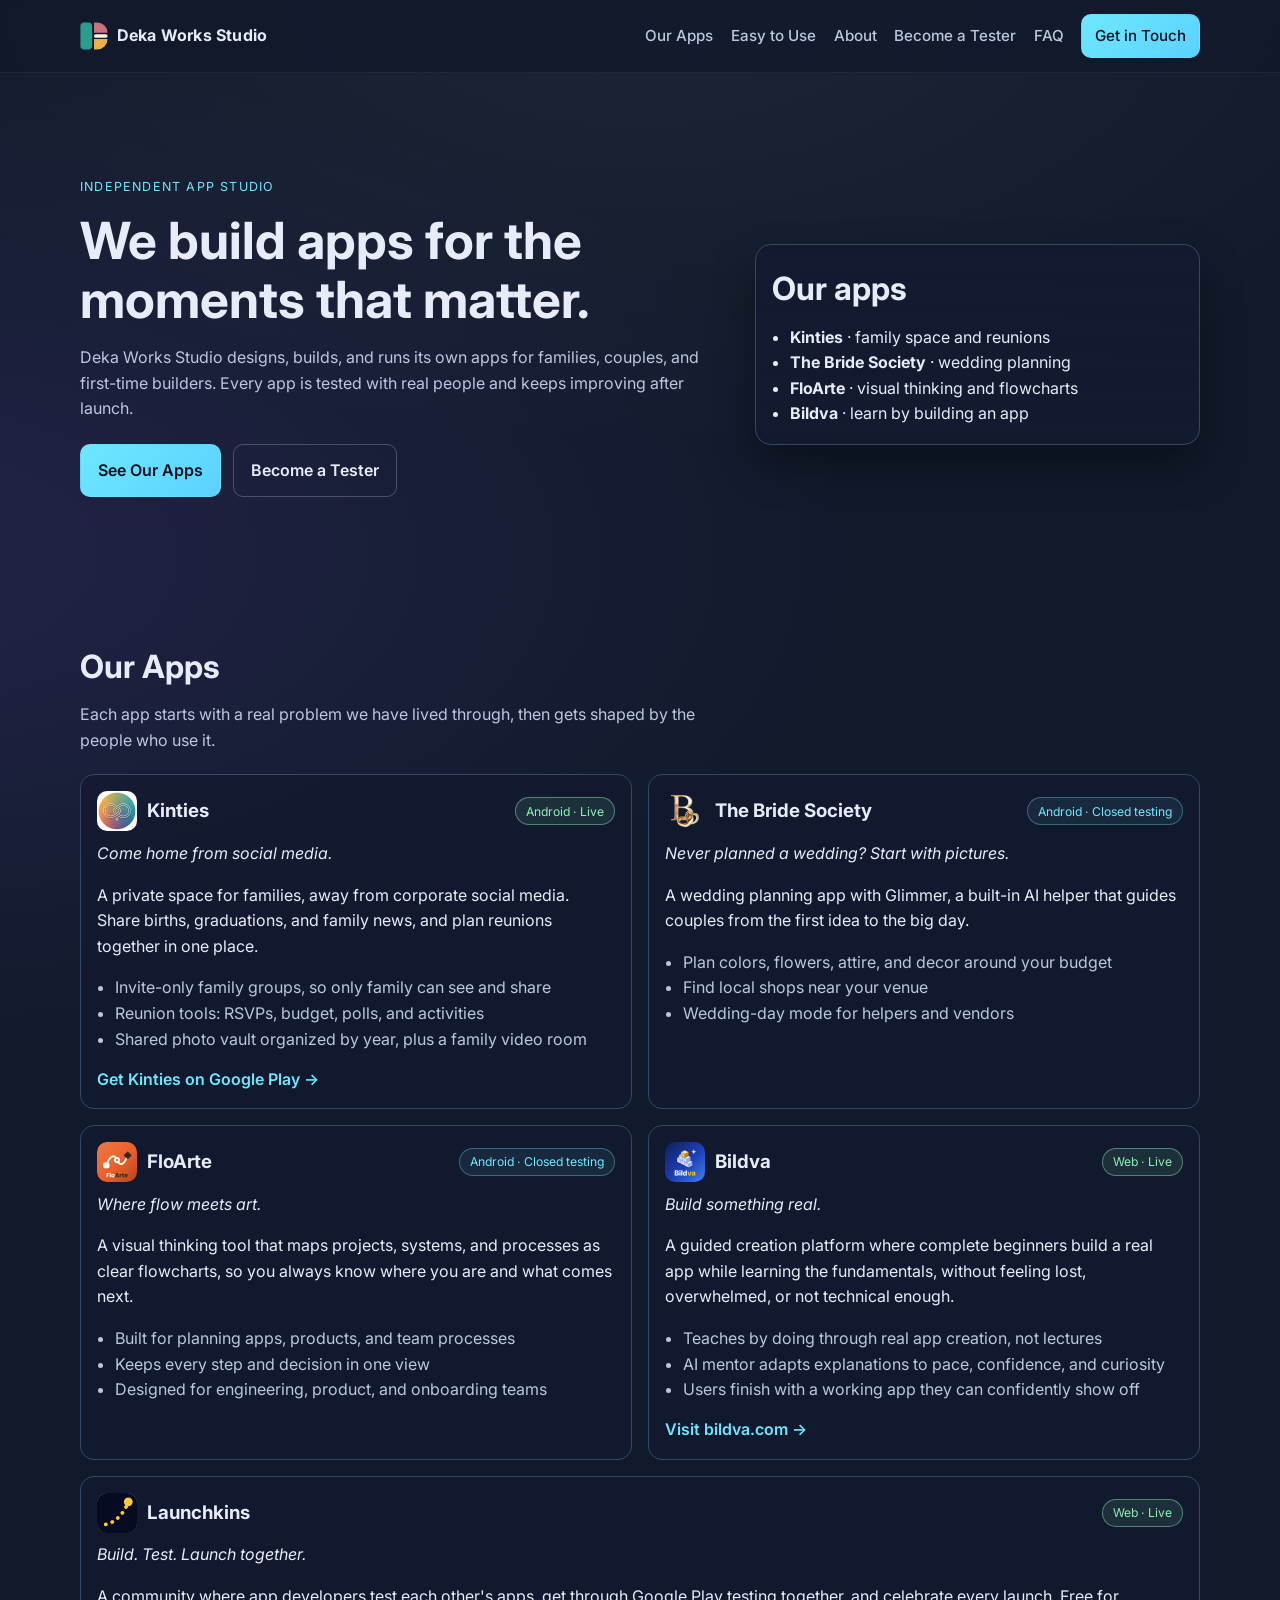
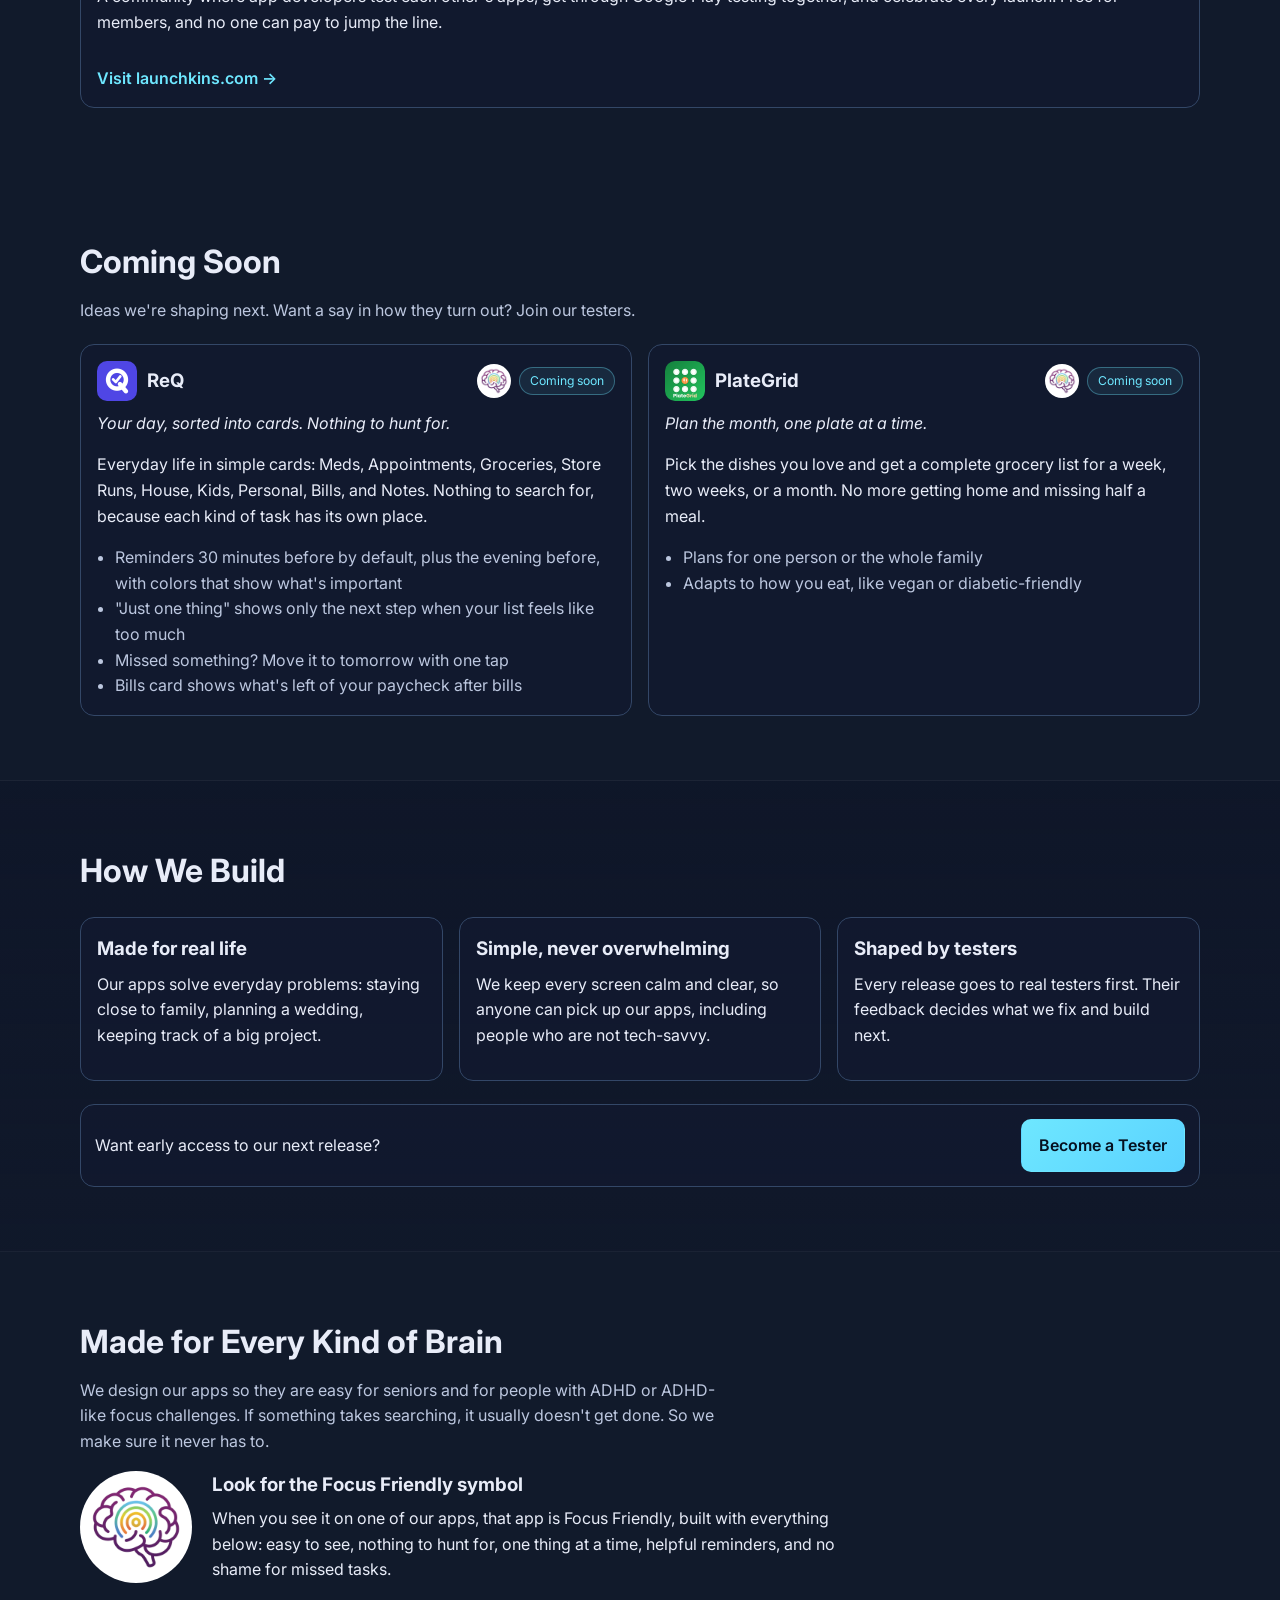
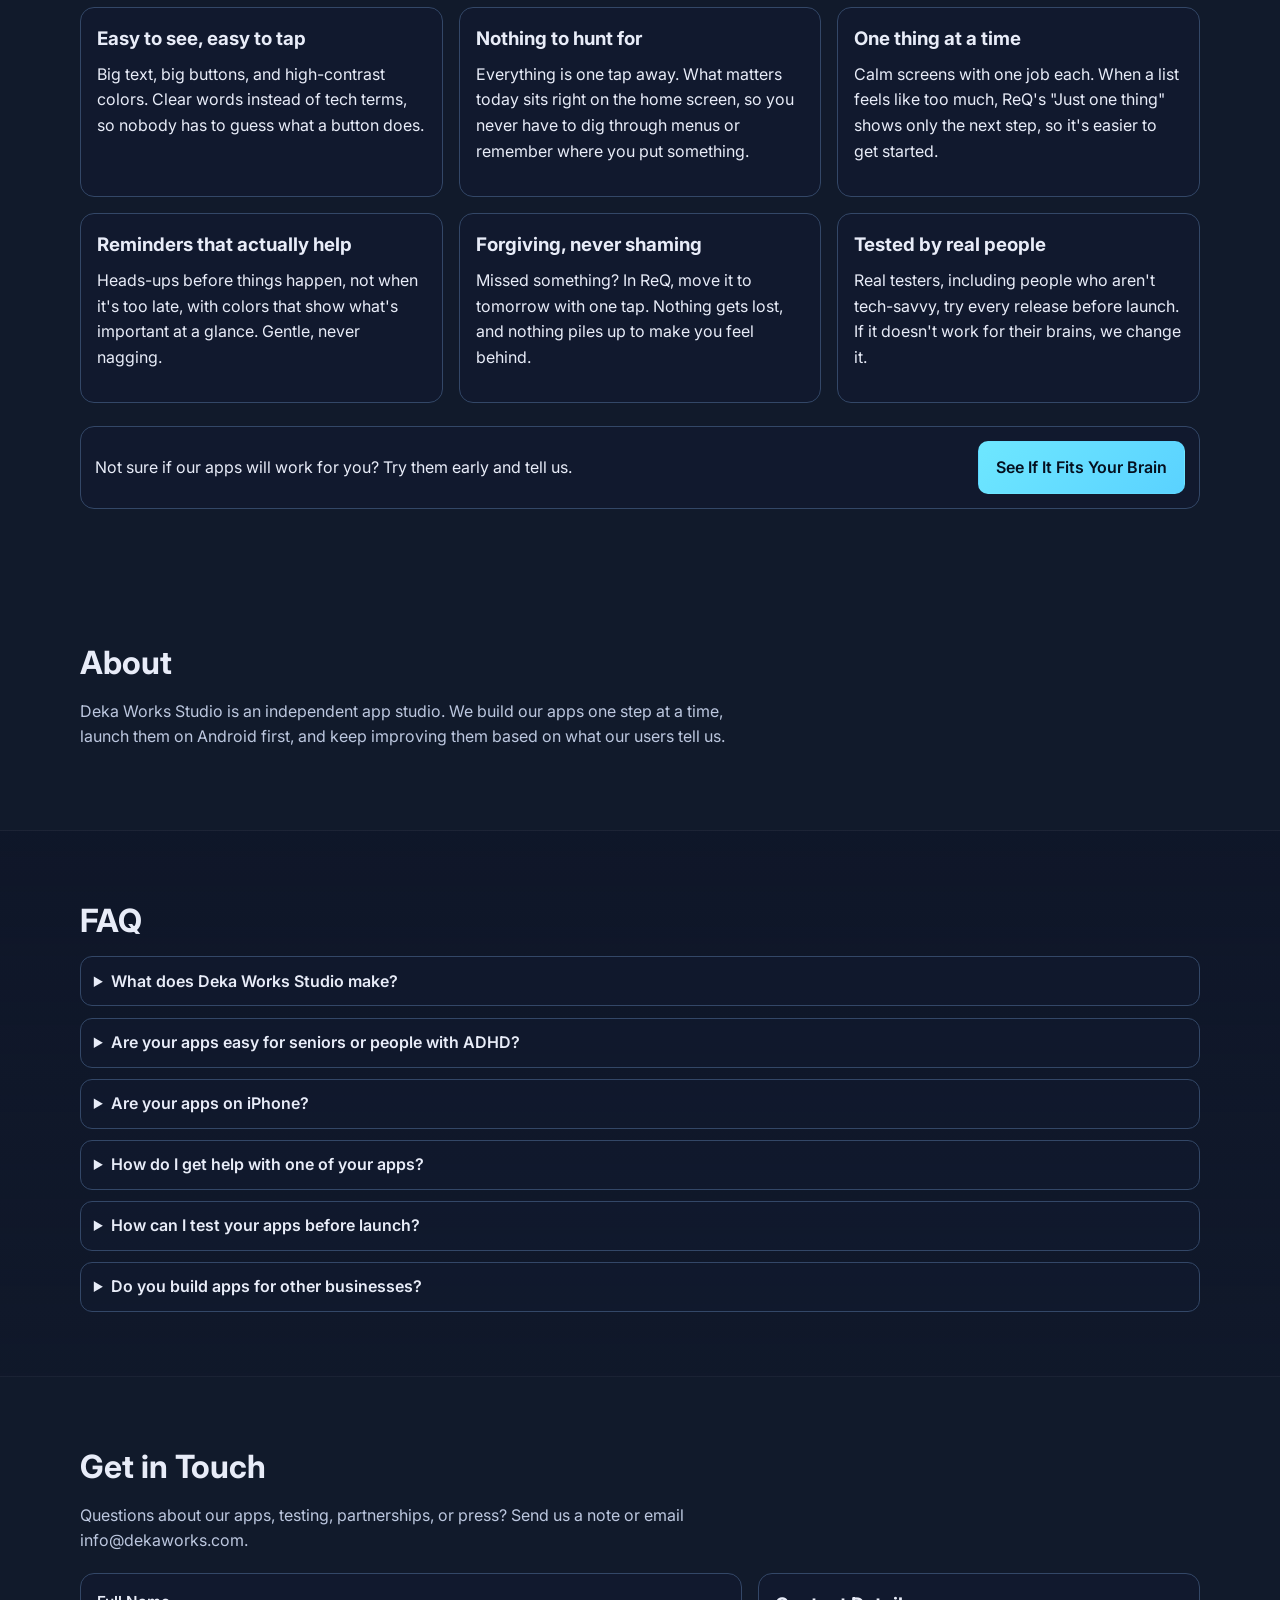
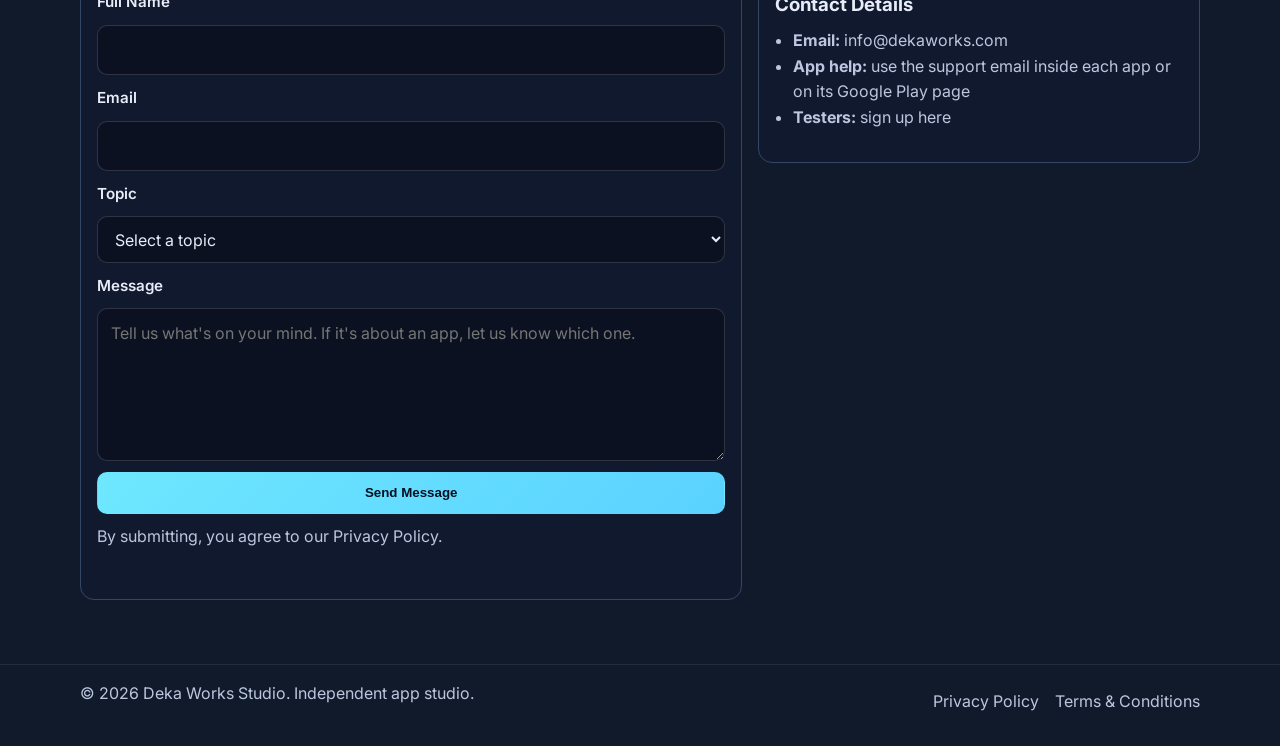
<file: index.html>
<!doctype html>
<html lang="en">
  <head>
    <meta charset="UTF-8" />
    <meta name="viewport" content="width=device-width, initial-scale=1.0" />
    <link rel="icon" href="assets/favicons/favicon.svg" type="image/svg+xml" />
    <link rel="apple-touch-icon" href="assets/favicons/logo-icon.png" />
    <title>Deka Works Studio | The App Studio Behind Kinties, The Bride Society, FloArte &amp; Bildva</title>
    <meta
      name="description"
      content="Deka Works Studio is an independent app studio that designs, builds, and runs its own apps, including Kinties, The Bride Society, FloArte, and Bildva."
    />
    <meta name="theme-color" content="#0b1220" />
    <meta name="robots" content="index,follow" />
    <meta name="author" content="Deka Works Studio" />
    <link rel="canonical" href="https://dekaworks.com/" />

    <meta property="og:title" content="Deka Works Studio | Independent App Studio" />
    <meta
      property="og:description"
      content="Independent app studio behind Kinties, The Bride Society, FloArte, and Bildva."
    />
    <meta property="og:type" content="website" />
    <meta property="og:url" content="https://dekaworks.com/" />
    <meta property="og:site_name" content="Deka Works Studio" />
    <meta property="og:locale" content="en_US" />
    <meta property="og:image" content="https://dekaworks.com/assets/logos/og-image.png" />
    <meta property="og:image:alt" content="Deka Works Studio preview" />

    <meta name="twitter:card" content="summary_large_image" />
    <meta name="twitter:title" content="Deka Works Studio | Independent App Studio" />
    <meta
      name="twitter:description"
      content="Independent app studio behind Kinties, The Bride Society, FloArte, and Bildva."
    />
    <meta name="twitter:image" content="https://dekaworks.com/assets/logos/og-image.png" />
    <script defer data-domain="dekaworks.com" src="https://plausible.io/js/script.outbound-links.file-downloads.js"></script>

    <script type="application/ld+json">
{
  "@context": "https://schema.org",
  "@type": "Organization",
  "name": "Deka Works Studio",
  "url": "https://dekaworks.com",
  "logo": "https://dekaworks.com/assets/logos/logo-full.png",
  "description": "Deka Works Studio is an independent app studio that designs, builds, and runs its own apps, including Kinties, The Bride Society, FloArte, and Bildva.",
  "email": "info@dekaworks.com"
}
    </script>
    <script type="application/ld+json">
{
  "@context": "https://schema.org",
  "@type": "FAQPage",
  "mainEntity": [
    {
      "@type": "Question",
      "name": "What does Deka Works Studio make?",
      "acceptedAnswer": {
        "@type": "Answer",
        "text": "We design, build, and run our own apps: Kinties for families, The Bride Society for couples planning a wedding, FloArte for mapping projects and processes, and Bildva for first-time app builders."
      }
    },
    {
      "@type": "Question",
      "name": "Are your apps on iPhone?",
      "acceptedAnswer": {
        "@type": "Answer",
        "text": "Our apps launch on Android first. iPhone versions are planned for later."
      }
    },
    {
      "@type": "Question",
      "name": "How do I get help with one of your apps?",
      "acceptedAnswer": {
        "@type": "Answer",
        "text": "Use the support email listed inside the app or on its Google Play page, or contact us at info@dekaworks.com and we will point you in the right direction."
      }
    },
    {
      "@type": "Question",
      "name": "How can I test your apps before launch?",
      "acceptedAnswer": {
        "@type": "Answer",
        "text": "Sign up on our App Testers page. We invite testers to early releases and ask for honest feedback."
      }
    },
    {
      "@type": "Question",
      "name": "Do you build apps for other businesses?",
      "acceptedAnswer": {
        "@type": "Answer",
        "text": "Not right now. We are focused on building and improving our own apps."
      }
    }
  ]
}
    </script>

    <style>
      :root {
        --bg: #111a2b;
        --text: #e8ecf8;
        --muted: #bcc7df;
        --brand: #6ee7ff;
        --brand-2: #8b5cf6;
        --line: #334767;
      }
      * {
        box-sizing: border-box;
      }
      html,
      body {
        margin: 0;
        padding: 0;
      }
      body {
        font-family: Inter, system-ui, -apple-system, Segoe UI, Roboto, Helvetica, Arial, sans-serif;
        color: var(--text);
        background: radial-gradient(1200px 600px at 80% -10%, rgba(110, 231, 255, 0.16), transparent),
          radial-gradient(1000px 500px at -10% 10%, rgba(139, 92, 246, 0.14), transparent),
          radial-gradient(900px 450px at 50% 0%, rgba(255, 255, 255, 0.05), transparent), var(--bg);
        line-height: 1.6;
      }
      .container {
        width: min(1120px, 92%);
        margin: 0 auto;
      }
      .site-header {
        position: sticky;
        top: 0;
        z-index: 50;
        backdrop-filter: blur(10px);
        background: rgba(17, 26, 43, 0.8);
        border-bottom: 1px solid rgba(255, 255, 255, 0.06);
      }
      .nav-wrap {
        display: flex;
        align-items: center;
        justify-content: space-between;
        min-height: 72px;
        gap: 1rem;
      }
      .brand {
        display: inline-flex;
        align-items: center;
        gap: 0.55rem;
        font-weight: 700;
        letter-spacing: 0.2px;
        color: inherit;
        text-decoration: none;
      }
      .brand-dot {
        width: 12px;
        height: 12px;
        border-radius: 999px;
        background: linear-gradient(135deg, var(--brand), var(--brand-2));
        box-shadow: 0 0 16px rgba(110, 231, 255, 0.8);
      }
      .brand-mark {
        display: block;
        height: 28px;
        width: auto;
      }
      .site-nav {
        display: flex;
        align-items: center;
        gap: 1.1rem;
      }
      .site-nav a {
        color: var(--muted);
        text-decoration: none;
        font-weight: 500;
        font-size: 0.95rem;
      }
      .hero {
        padding: 6.5rem 0 4rem;
      }
      .hero-grid {
        display: grid;
        grid-template-columns: 1.3fr 0.9fr;
        gap: 2rem;
        align-items: center;
      }
      .eyebrow {
        color: var(--brand);
        text-transform: uppercase;
        letter-spacing: 1.2px;
        font-size: 0.78rem;
        margin: 0 0 0.9rem;
      }
      h1 {
        font-size: clamp(2rem, 4vw, 3.35rem);
        line-height: 1.15;
        margin: 0 0 1rem;
      }
      .hero-copy {
        color: var(--muted);
        max-width: 65ch;
      }
      .hero-card {
        border: 1px solid var(--line);
        border-radius: 16px;
        padding: 1.1rem 1rem;
        background: linear-gradient(180deg, rgba(18, 26, 48, 0.96), rgba(18, 26, 48, 0.72));
      }
      @media (max-width: 960px) {
        .site-nav {
          display: none;
        }
        .hero {
          padding-top: 4.5rem;
        }
        .hero-grid {
          grid-template-columns: 1fr;
        }
      }
    </style>

    <link rel="preconnect" href="https://fonts.googleapis.com" />
    <link rel="preconnect" href="https://fonts.gstatic.com" crossorigin />
    <link
      href="https://fonts.googleapis.com/css2?family=Inter:wght@400;600;700&display=swap"
      rel="stylesheet"
    />
    <link rel="preload" href="styles.css" as="style" />
    <link rel="stylesheet" href="styles.css" media="print" onload="this.media='all'" />
    <noscript><link rel="stylesheet" href="styles.css" /></noscript>
  </head>
  <body>
    <header class="site-header" id="top">
      <div class="container nav-wrap">
        <a class="brand" href="#top" aria-label="Deka Works Studio home">
          <img class="brand-mark" src="assets/logos/logo-icon-on-dark.svg" alt="" width="28" height="28" />
          <span>Deka Works Studio</span>
        </a>
        <button class="nav-toggle" aria-label="Toggle navigation" aria-expanded="false">
          <span></span><span></span><span></span>
        </button>
        <nav class="site-nav" aria-label="Primary navigation">
          <a href="#apps">Our Apps</a>
          <a href="#easy-to-use">Easy to Use</a>
          <a href="#about">About</a>
          <a href="app-testers.html">Become a Tester</a>
          <a href="#faq">FAQ</a>
          <a href="#contact" class="btn btn-sm">Get in Touch</a>
        </nav>
      </div>
    </header>

    <main>
      <section class="hero">
        <div class="container hero-grid">
          <div>
            <p class="eyebrow">Independent App Studio</p>
            <h1>We build apps for the moments that matter.</h1>
            <p class="hero-copy">
              Deka Works Studio designs, builds, and runs its own apps for families, couples, and
              first-time builders. Every app is tested with real people and keeps improving after launch.
            </p>
            <div class="hero-cta">
              <a href="#apps" class="btn">See Our Apps</a>
              <a href="app-testers.html" class="btn btn-ghost">Become a Tester</a>
            </div>
          </div>
          <aside class="hero-card" aria-label="Our apps at a glance">
            <h2>Our apps</h2>
            <ul>
              <li><strong>Kinties</strong> · family space and reunions</li>
              <li><strong>The Bride Society</strong> · wedding planning</li>
              <li><strong>FloArte</strong> · visual thinking and flowcharts</li>
              <li><strong>Bildva</strong> · learn by building an app</li>
            </ul>
          </aside>
        </div>
      </section>

      <section class="section" id="apps">
        <div class="container">
          <h2>Our Apps</h2>
          <p class="section-copy">
            Each app starts with a real problem we have lived through, then gets shaped by the people who use it.
          </p>
          <div class="cards-grid cards-grid-2 portfolio-grid">
            <article class="card case-study">
              <div class="case-head">
                <h3 class="app-title"><img class="app-icon" src="assets/apps/kinties-icon.png" alt="" width="40" height="40" loading="lazy" decoding="async">Kinties</h3>
                <span class="chip chip-live">Android · Live</span>
              </div>
              <p class="case-tagline"><em>Come home from social media.</em></p>
              <p>
                A private space for families, away from corporate social media. Share births, graduations, and family news, and plan reunions together in one place.
              </p>
              <ul class="case-metrics">
                <li>Invite-only family groups, so only family can see and share</li>
                <li>Reunion tools: RSVPs, budget, polls, and activities</li>
                <li>Shared photo vault organized by year, plus a family video room</li>
              </ul>
              <a class="store-link" href="https://play.google.com/store/apps/details?id=com.kinties.app" target="_blank" rel="noopener">Get Kinties on Google Play →</a>
            </article>
            <article class="card case-study">
              <div class="case-head">
                <h3 class="app-title"><img class="app-icon" src="assets/apps/tbs-icon.png" alt="" width="40" height="40" loading="lazy" decoding="async">The Bride Society</h3>
                <span class="chip">Android · Closed testing</span>
              </div>
              <p class="case-tagline"><em>Never planned a wedding? Start with pictures.</em></p>
              <p>
                A wedding planning app with Glimmer, a built-in AI helper that guides couples from the first idea to the big day.
              </p>
              <ul class="case-metrics">
                <li>Plan colors, flowers, attire, and decor around your budget</li>
                <li>Find local shops near your venue</li>
                <li>Wedding-day mode for helpers and vendors</li>
              </ul>
            </article>
            <article class="card case-study">
              <div class="case-head">
                <h3 class="app-title"><img class="app-icon" src="assets/apps/floarte-icon.png" alt="" width="40" height="40" loading="lazy" decoding="async">FloArte</h3>
                <span class="chip">Android · Closed testing</span>
              </div>
              <p class="case-tagline"><em>Where flow meets art.</em></p>
              <p>
                A visual thinking tool that maps projects, systems, and processes as clear flowcharts, so you always know where you are and what comes next.
              </p>
              <ul class="case-metrics">
                <li>Built for planning apps, products, and team processes</li>
                <li>Keeps every step and decision in one view</li>
                <li>Designed for engineering, product, and onboarding teams</li>
              </ul>
            </article>
            <article class="card case-study">
              <div class="case-head">
                <h3 class="app-title"><img class="app-icon" src="assets/apps/bildva-icon.png" alt="" width="40" height="40" loading="lazy" decoding="async">Bildva</h3>
                <span class="chip chip-live">Web · Live</span>
              </div>
              <p class="case-tagline"><em>Build something real.</em></p>
              <p>
                A guided creation platform where complete beginners build a real app while learning the fundamentals, without feeling lost, overwhelmed, or not technical enough.
              </p>
              <ul class="case-metrics">
                <li>Teaches by doing through real app creation, not lectures</li>
                <li>AI mentor adapts explanations to pace, confidence, and curiosity</li>
                <li>Users finish with a working app they can confidently show off</li>
              </ul>
              <a class="store-link" href="https://bildva.com" target="_blank" rel="noopener">Visit bildva.com →</a>
            </article>
            <article class="card case-study card-wide">
              <div class="case-head">
                <h3 class="app-title"><img class="app-icon" src="assets/apps/launchkins-icon.png" alt="" width="40" height="40" loading="lazy" decoding="async">Launchkins</h3>
                <span class="chip chip-live">Web · Live</span>
              </div>
              <p class="case-tagline"><em>Build. Test. Launch together.</em></p>
              <p>
                A community where app developers test each other's apps, get through Google Play testing together, and celebrate every launch. Free for members, and no one can pay to jump the line.
              </p>
              <a class="store-link" href="https://launchkins.com" target="_blank" rel="noopener">Visit launchkins.com →</a>
            </article>
          </div>
        </div>
        </div>
      </section>

      <section class="section" id="coming-soon">
        <div class="container">
          <h2>Coming Soon</h2>
          <p class="section-copy">
            Ideas we're shaping next. Want a say in how they turn out? <a href="app-testers.html">Join our testers</a>.
          </p>
          <div class="cards-grid cards-grid-2">
            <article class="card case-study">
              <div class="case-head">
                <h3 class="app-title"><img class="app-icon" src="assets/apps/req-icon.png" alt="" width="40" height="40" loading="lazy" decoding="async">ReQ</h3>
                <span class="case-tags"><span class="brain-badge brain-badge-sm" title="Focus Friendly: built for every kind of brain"><img src="assets/images/focus-friendly.png" alt="Focus Friendly" width="28" height="28" loading="lazy" decoding="async"></span><span class="chip">Coming soon</span></span>
              </div>
              <p class="case-tagline"><em>Your day, sorted into cards. Nothing to hunt for.</em></p>
              <p>
                Everyday life in simple cards: Meds, Appointments, Groceries, Store Runs, House, Kids, Personal, Bills, and Notes. Nothing to search for, because each kind of task has its own place.
              </p>
              <ul class="case-metrics">
                <li>Reminders 30 minutes before by default, plus the evening before, with colors that show what's important</li>
                <li>"Just one thing" shows only the next step when your list feels like too much</li>
                <li>Missed something? Move it to tomorrow with one tap</li>
                <li>Bills card shows what's left of your paycheck after bills</li>
              </ul>
            </article>
            <article class="card case-study">
              <div class="case-head">
                <h3 class="app-title"><img class="app-icon" src="assets/apps/plategrid-icon.png" alt="" width="40" height="40" loading="lazy" decoding="async">PlateGrid</h3>
                <span class="case-tags"><span class="brain-badge brain-badge-sm" title="Focus Friendly: built for every kind of brain"><img src="assets/images/focus-friendly.png" alt="Focus Friendly" width="28" height="28" loading="lazy" decoding="async"></span><span class="chip">Coming soon</span></span>
              </div>
              <p class="case-tagline"><em>Plan the month, one plate at a time.</em></p>
              <p>
                Pick the dishes you love and get a complete grocery list for a week, two weeks, or a month. No more getting home and missing half a meal.
              </p>
              <ul class="case-metrics">
                <li>Plans for one person or the whole family</li>
                <li>Adapts to how you eat, like vegan or diabetic-friendly</li>
              </ul>
            </article>
          </div>
        </div>
      </section>

      <section class="section section-alt" id="values">
        <div class="container">
          <h2>How We Build</h2>
          <div class="cards-grid">
            <article class="card">
              <h3>Made for real life</h3>
              <p>Our apps solve everyday problems: staying close to family, planning a wedding, keeping track of a big project.</p>
            </article>
            <article class="card">
              <h3>Simple, never overwhelming</h3>
              <p>We keep every screen calm and clear, so anyone can pick up our apps, including people who are not tech-savvy.</p>
            </article>
            <article class="card">
              <h3>Shaped by testers</h3>
              <p>Every release goes to real testers first. Their feedback decides what we fix and build next.</p>
            </article>
          </div>
          <div class="inline-cta">
            <p>Want early access to our next release?</p>
            <a class="btn" href="app-testers.html">Become a Tester</a>
          </div>
        </div>
      </section>

      <section class="section" id="easy-to-use">
        <div class="container">
          <h2>Made for Every Kind of Brain</h2>
          <p class="section-copy">
            We design our apps so they are easy for seniors and for people with ADHD or ADHD-like focus challenges.
            If something takes searching, it usually doesn't get done. So we make sure it never has to.
          </p>
          <div class="brain-badge-intro">
            <span class="brain-badge brain-badge-lg">
              <img src="assets/images/focus-friendly.png" alt="Focus Friendly symbol: a brain with colorful rings" width="96" height="96" loading="lazy" decoding="async">
            </span>
            <div>
              <h3>Look for the Focus Friendly symbol</h3>
              <p>When you see it on one of our apps, that app is Focus Friendly, built with everything below: easy to see, nothing to hunt for, one thing at a time, helpful reminders, and no shame for missed tasks.</p>
            </div>
          </div>
          <div class="cards-grid">
            <article class="card">
              <h3>Easy to see, easy to tap</h3>
              <p>Big text, big buttons, and high-contrast colors. Clear words instead of tech terms, so nobody has to guess what a button does.</p>
            </article>
            <article class="card">
              <h3>Nothing to hunt for</h3>
              <p>Everything is one tap away. What matters today sits right on the home screen, so you never have to dig through menus or remember where you put something.</p>
            </article>
            <article class="card">
              <h3>One thing at a time</h3>
              <p>Calm screens with one job each. When a list feels like too much, ReQ's "Just one thing" shows only the next step, so it's easier to get started.</p>
            </article>
            <article class="card">
              <h3>Reminders that actually help</h3>
              <p>Heads-ups before things happen, not when it's too late, with colors that show what's important at a glance. Gentle, never nagging.</p>
            </article>
            <article class="card">
              <h3>Forgiving, never shaming</h3>
              <p>Missed something? In ReQ, move it to tomorrow with one tap. Nothing gets lost, and nothing piles up to make you feel behind.</p>
            </article>
            <article class="card">
              <h3>Tested by real people</h3>
              <p>Real testers, including people who aren't tech-savvy, try every release before launch. If it doesn't work for their brains, we change it.</p>
            </article>
          </div>
          <div class="inline-cta">
            <p>Not sure if our apps will work for you? Try them early and tell us.</p>
            <a class="btn" href="app-testers.html">See If It Fits Your Brain</a>
          </div>
        </div>
      </section>

      <section class="section" id="about">
        <div class="container">
          <h2>About</h2>
          <p class="section-copy">
            Deka Works Studio is an independent app studio. We build our apps one step at a time,
            launch them on Android first, and keep improving them based on what our users tell us.
          </p>
        </div>
      </section>

      <section class="section section-alt" id="faq">
        <div class="container">
          <h2>FAQ</h2>
          <details>
            <summary>What does Deka Works Studio make?</summary>
            <p>We design, build, and run our own apps: Kinties for families, The Bride Society for couples planning a wedding, FloArte for mapping projects and processes, and Bildva for first-time app builders.</p>
          </details>
          <details>
            <summary>Are your apps easy for seniors or people with ADHD?</summary>
            <p>Yes, that's how we design them. Big text and buttons, plain words, nothing hidden in menus, one thing per screen, and reminders before things happen. Real testers, including people who aren't tech-savvy, try every release first. Want to see if one works for you? <a href="app-testers.html">Become a tester</a>.</p>
          </details>
          <details>
            <summary>Are your apps on iPhone?</summary>
            <p>Our apps launch on Android first. iPhone versions are planned for later.</p>
          </details>
          <details>
            <summary>How do I get help with one of your apps?</summary>
            <p>Use the support email listed inside the app or on its Google Play page, or contact us at <a href="mailto:info@dekaworks.com">info@dekaworks.com</a> and we will point you in the right direction.</p>
          </details>
          <details>
            <summary>How can I test your apps before launch?</summary>
            <p>Sign up on our App Testers page. We invite testers to early releases and ask for honest feedback.</p>
          </details>
          <details>
            <summary>Do you build apps for other businesses?</summary>
            <p>Not right now. We are focused on building and improving our own apps.</p>
          </details>
        </div>
      </section>

      <section class="section" id="contact">
        <div class="container">
          <h2>Get in Touch</h2>
          <p class="section-copy">
            Questions about our apps, testing, partnerships, or press? Send us a note or email
            <a href="mailto:info@dekaworks.com">info@dekaworks.com</a>.
          </p>
          <div class="contact-grid">
            <form
              class="contact-form"
              id="contact-form"
              aria-label="Contact form"
              action="https://formsubmit.co/info@dekaworks.com"
              method="POST"
            >
              <input class="hp-field" id="website" name="_honey" type="text" tabindex="-1" autocomplete="off" />
              <input id="form-started-at" name="form-started-at" type="hidden" value="" />
              <input type="hidden" name="_subject" value="New Message - Deka Works Studio" />
              <input type="hidden" name="_next" value="https://dekaworks.com/thank-you.html" />
              <input type="hidden" name="_captcha" value="true" />
              <input type="hidden" name="_template" value="table" />

              <label for="name">Full Name</label>
              <input id="name" name="name" type="text" autocomplete="name" required />

              <label for="email">Email</label>
              <input id="email" name="email" type="email" autocomplete="email" required />

              <label for="topic">Topic</label>
              <select id="topic" name="topic" required>
                <option value="">Select a topic</option>
                <option>Help with one of our apps</option>
                <option>Becoming a tester</option>
                <option>Partnerships</option>
                <option>Press</option>
                <option>Something else</option>
              </select>

              <label for="message">Message</label>
              <textarea
                id="message"
                name="message"
                rows="5"
                placeholder="Tell us what's on your mind. If it's about an app, let us know which one."
                required
              ></textarea>

              <button class="btn" type="submit">Send Message</button>
              <p class="form-note">
                By submitting, you agree to our <a href="privacy-policy.html">Privacy Policy</a>.
              </p>
              <p class="form-note" id="form-note" aria-live="polite"></p>
            </form>

            <aside class="contact-details" aria-label="Contact details">
              <h3>Contact Details</h3>
              <ul>
                <li><strong>Email:</strong> <a href="mailto:info@dekaworks.com">info@dekaworks.com</a></li>
                <li><strong>App help:</strong> use the support email inside each app or on its Google Play page</li>
                <li><strong>Testers:</strong> <a href="app-testers.html">sign up here</a></li>
              </ul>
            </aside>
          </div>
        </div>
      </section>
    </main>

    <footer class="site-footer">
      <div class="container footer-wrap">
        <p>© <span id="year"></span> Deka Works Studio. Independent app studio.</p>
        <nav aria-label="Legal links" class="footer-links">
          <a href="privacy-policy.html">Privacy Policy</a>
          <a href="terms-and-conditions.html">Terms &amp; Conditions</a>
        </nav>
      </div>
    </footer>

    <button class="back-to-top" id="back-to-top" type="button" aria-label="Back to top">Top</button>

    <script>
      const navToggle = document.querySelector('.nav-toggle');
      const siteNav = document.querySelector('.site-nav');
      if (navToggle && siteNav) {
        navToggle.addEventListener('click', () => {
          const expanded = navToggle.getAttribute('aria-expanded') === 'true';
          navToggle.setAttribute('aria-expanded', String(!expanded));
          siteNav.classList.toggle('open');
        });
        const closeNav = () => {
          siteNav.classList.remove('open');
          navToggle.setAttribute('aria-expanded', 'false');
        };
        // Close the menu after a link is tapped, on a tap outside it, or with Escape.
        siteNav.querySelectorAll('a').forEach((link) => link.addEventListener('click', closeNav));
        document.addEventListener('click', (event) => {
          if (siteNav.classList.contains('open') && !siteNav.contains(event.target) && !navToggle.contains(event.target)) {
            closeNav();
          }
        });
        document.addEventListener('keydown', (event) => {
          if (event.key === 'Escape') closeNav();
        });
      }
      const contactForm = document.getElementById('contact-form');
      const formNote = document.getElementById('form-note');
      const formStartedAt = document.getElementById('form-started-at');
      if (formStartedAt) {
        formStartedAt.value = String(Date.now());
      }

      const trackEvent = (eventName) => {
        if (window.plausible) {
          window.plausible(eventName);
          return;
        }
        if (window.gtag) {
          window.gtag('event', eventName);
          return;
        }
        window.dataLayer = window.dataLayer || [];
        window.dataLayer.push({ event: eventName });
      };

      if (contactForm) {
        contactForm.addEventListener('submit', (event) => {
          const honeypot = document.getElementById('website')?.value || '';
          const startedAt = Number(formStartedAt?.value || 0);
          const elapsedMs = Date.now() - startedAt;

          if (honeypot.trim()) {
            if (formNote) {
              formNote.textContent = 'Submission blocked.';
            }
            return;
          }

          if (!startedAt || elapsedMs < 2500) {
            if (formNote) {
              formNote.textContent = 'Please take a moment to review your details and submit again.';
            }
            return;
          }

          trackEvent('contact_inquiry_submit');

          if (formNote) {
            formNote.textContent = 'Submitting your inquiry...';
          }
        });
      }

      document.querySelectorAll('a[href="#contact"], a[href^="mailto:"], a[href*="portal.dekaworks.com"]').forEach((anchor) => {
        anchor.addEventListener('click', () => {
          const raw = anchor.getAttribute('href') || 'unknown_link';
          const label = raw.replace(/[^a-zA-Z0-9_-]/g, '_').slice(0, 80);
          trackEvent(`cta_click_${label}`);
        });
      });

      const backToTopButton = document.getElementById('back-to-top');
      if (backToTopButton) {
        const toggleBackToTop = () => {
          const shouldShow = window.scrollY > 320;
          backToTopButton.classList.toggle('show', shouldShow);
        };

        window.addEventListener('scroll', toggleBackToTop, { passive: true });
        toggleBackToTop();

        backToTopButton.addEventListener('click', () => {
          window.scrollTo({ top: 0, behavior: 'smooth' });
        });
      }

      document.getElementById('year').textContent = new Date().getFullYear();
    </script>
  </body>
</html>
</file>
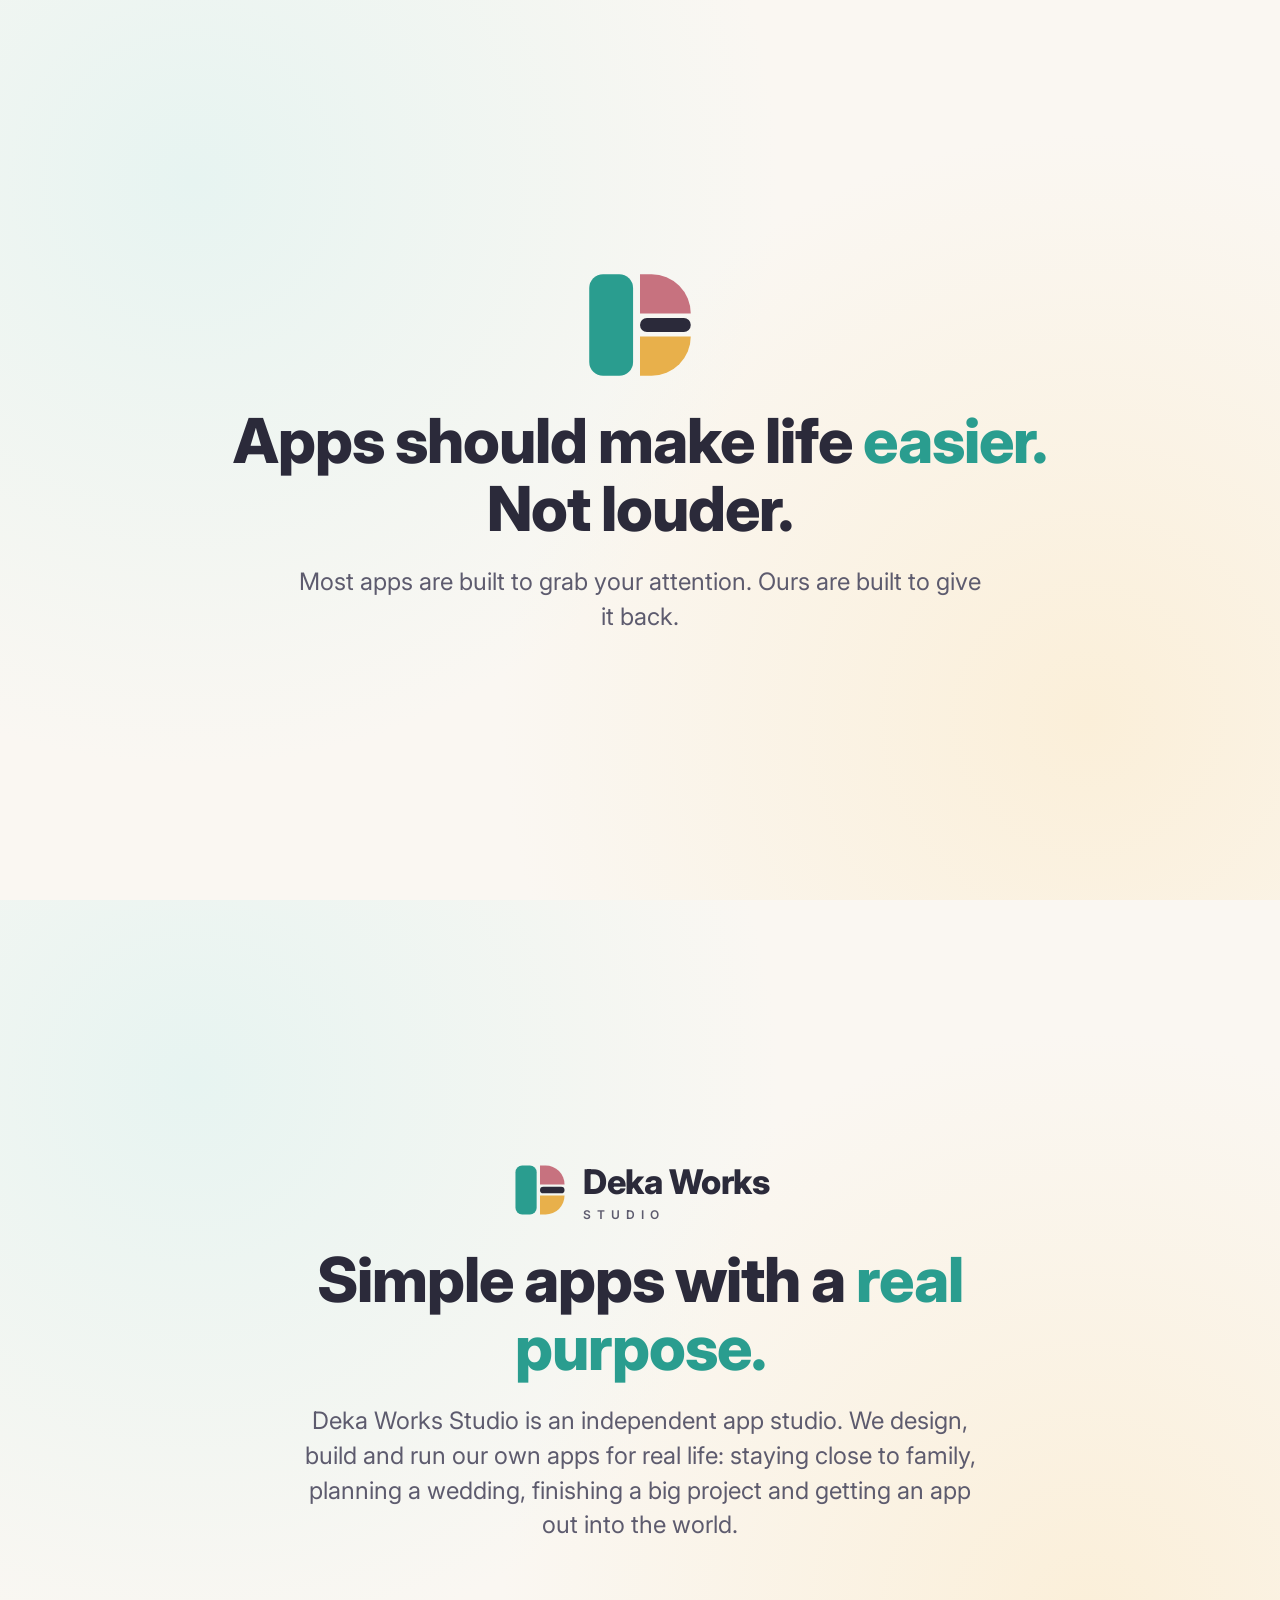
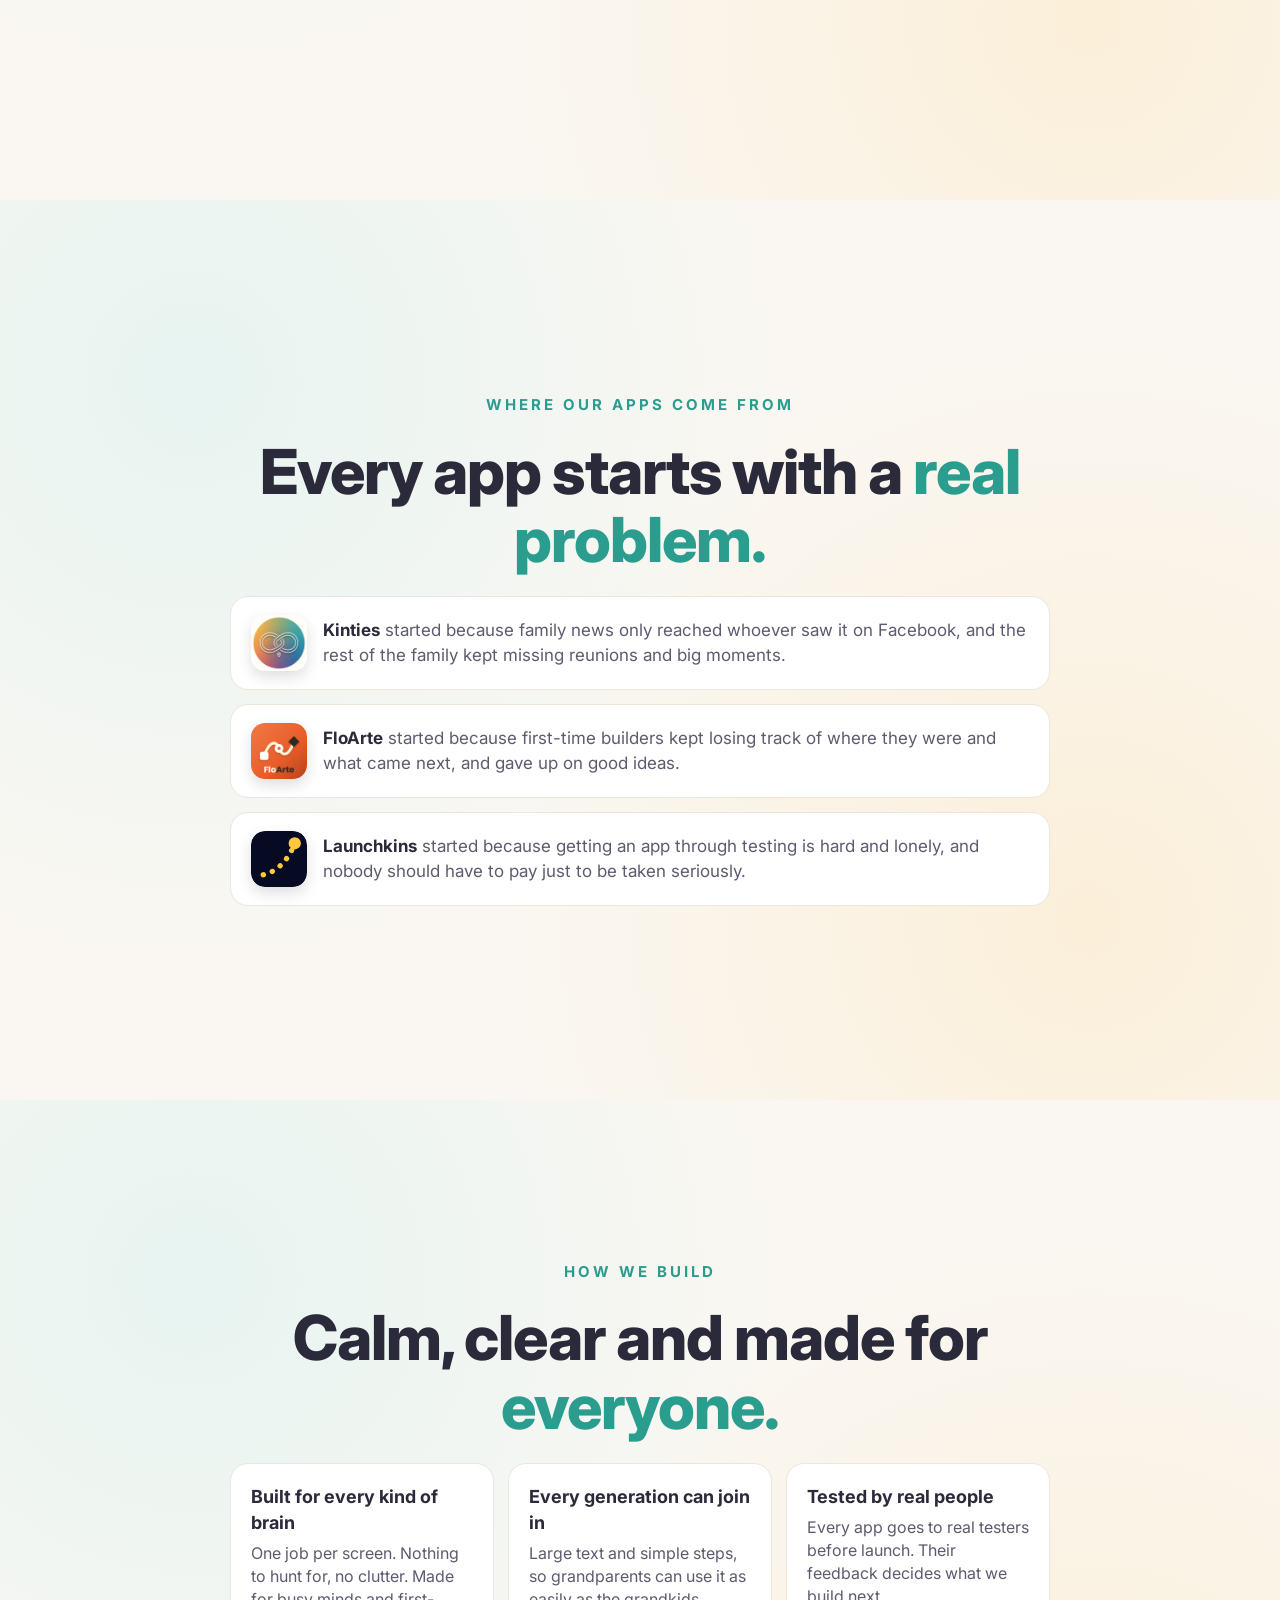
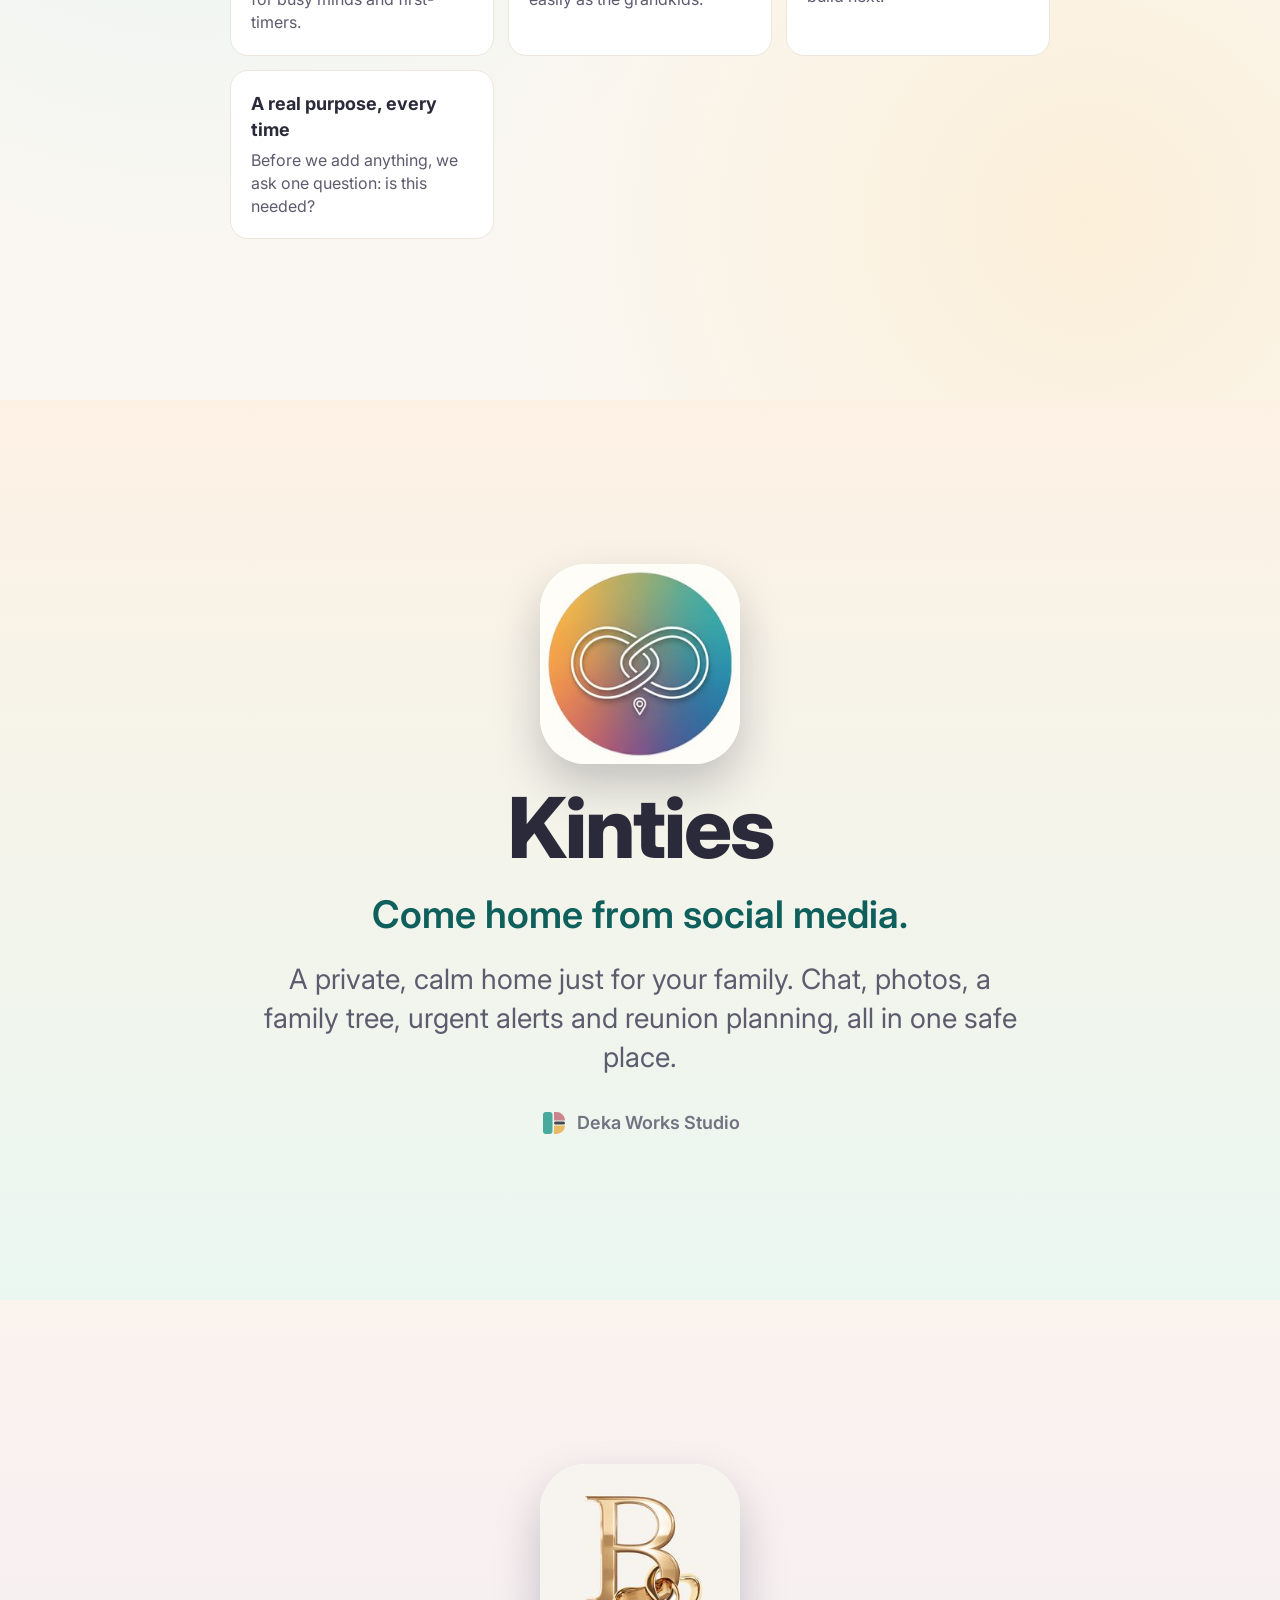
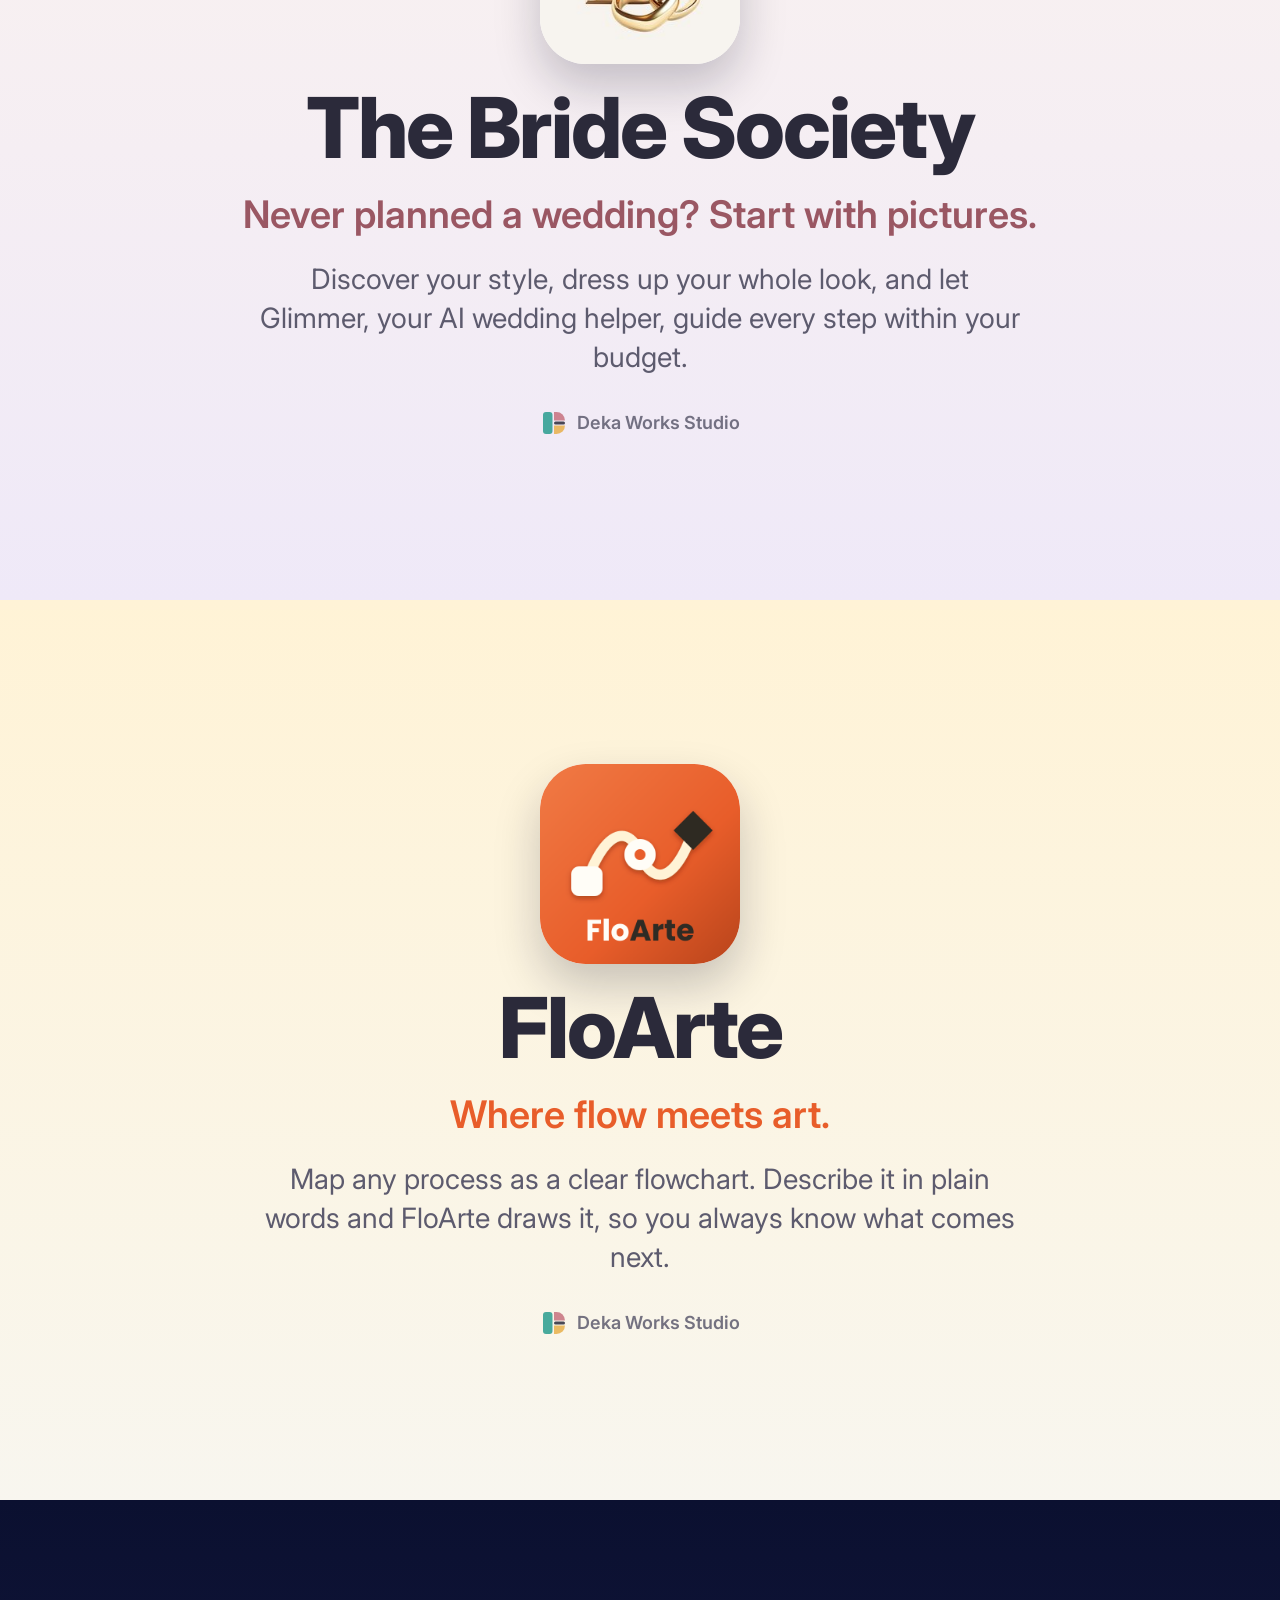
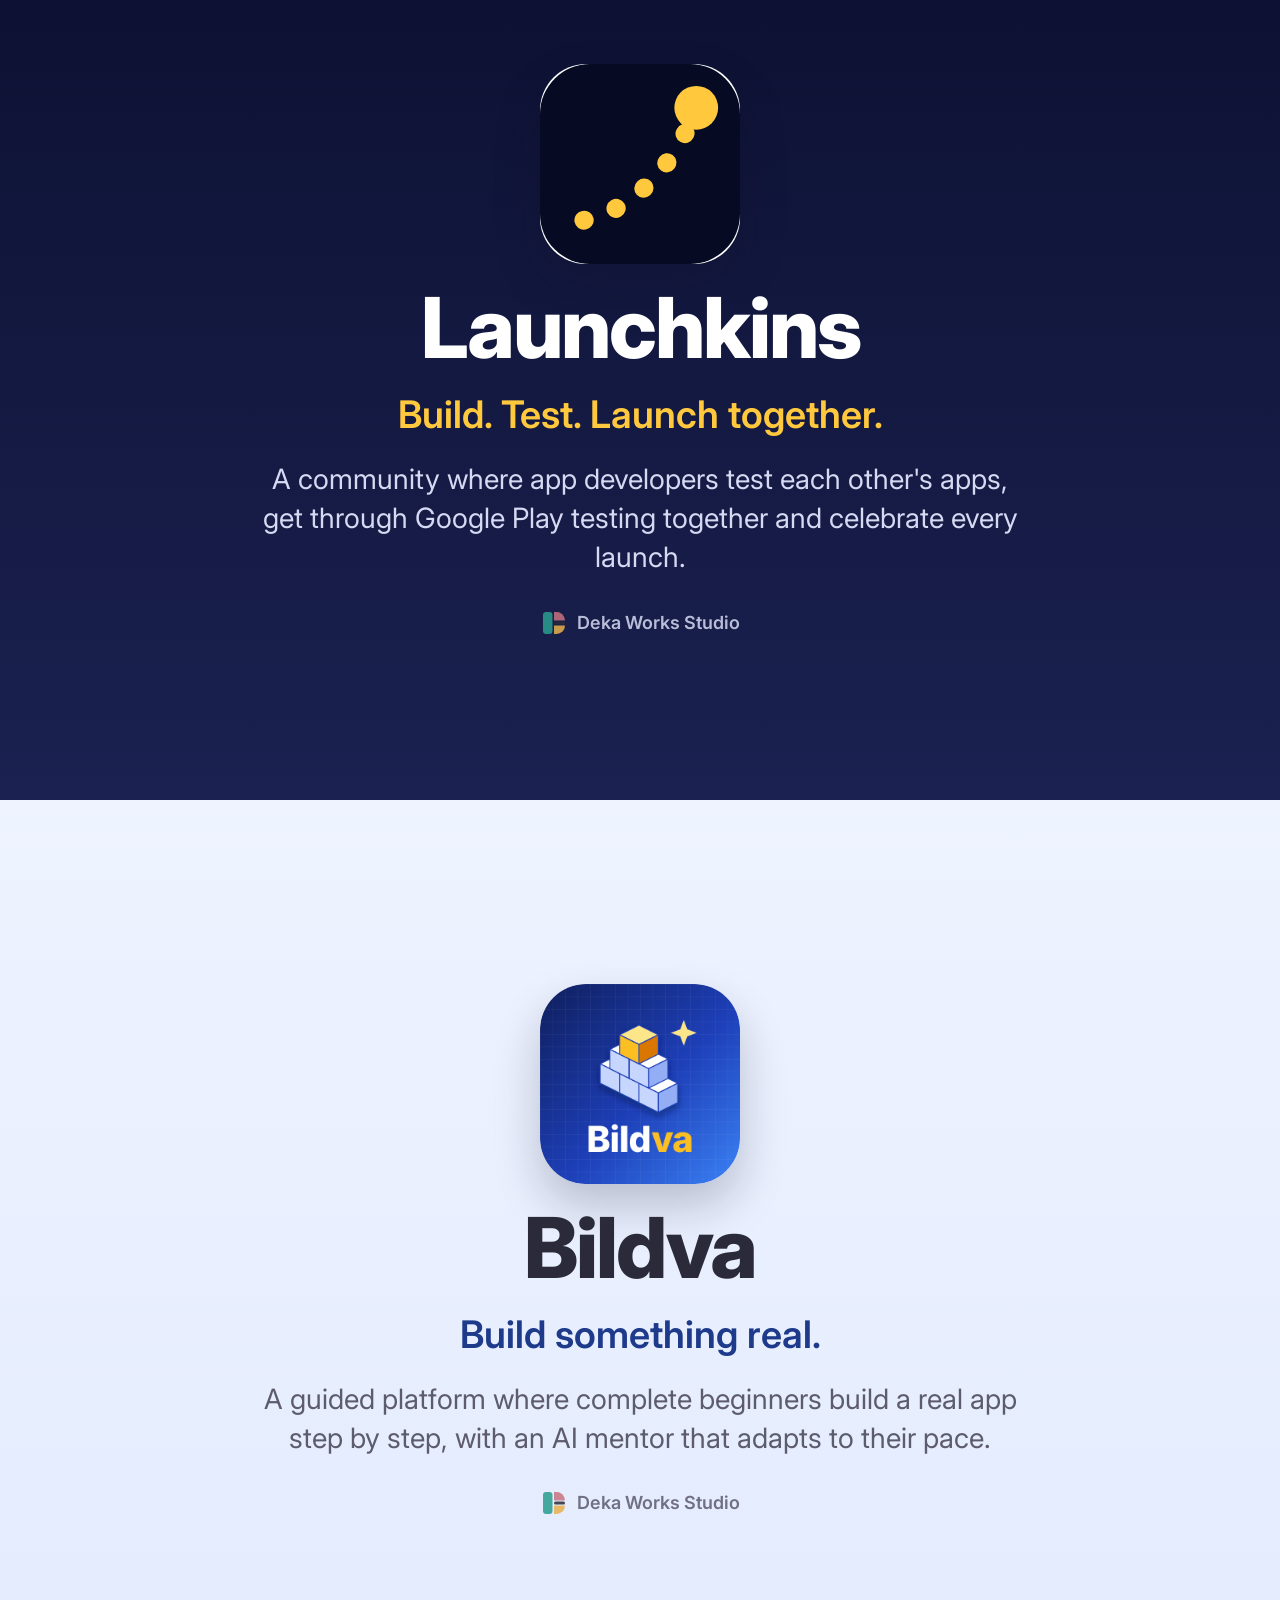
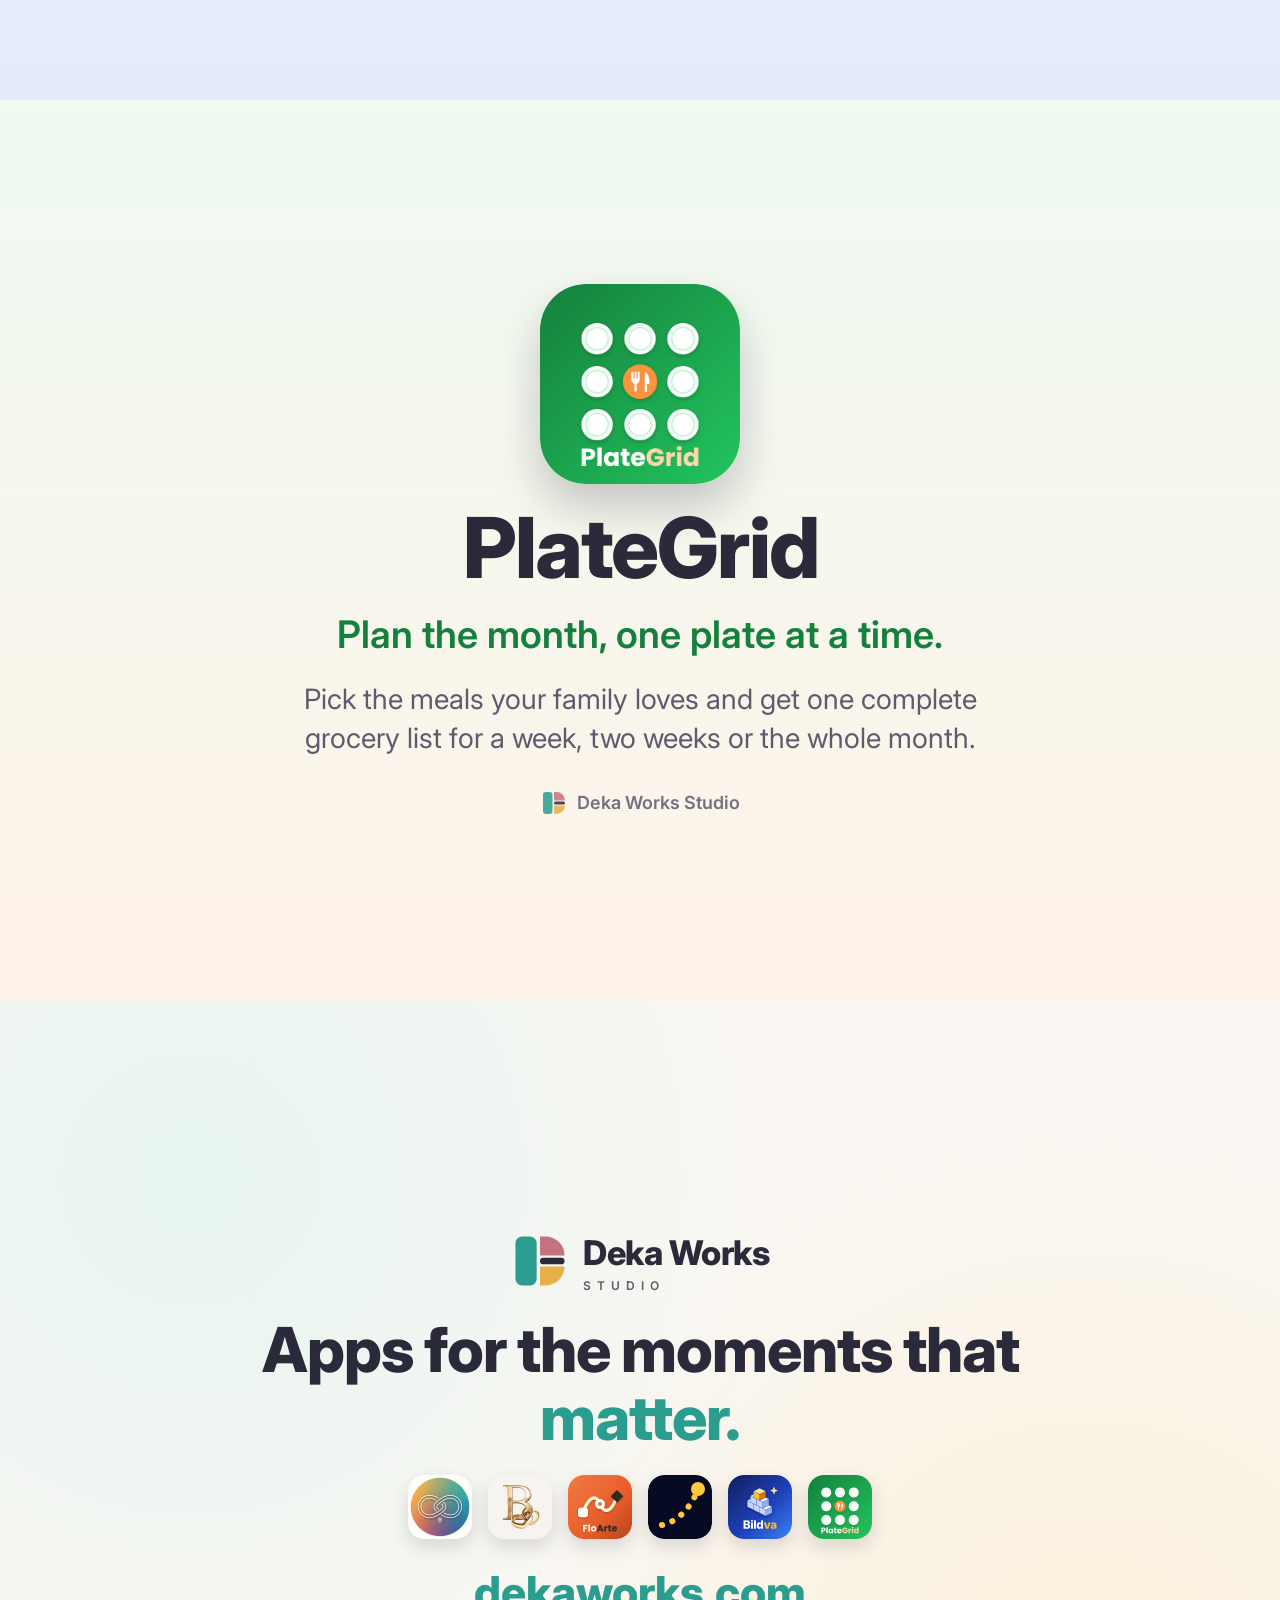
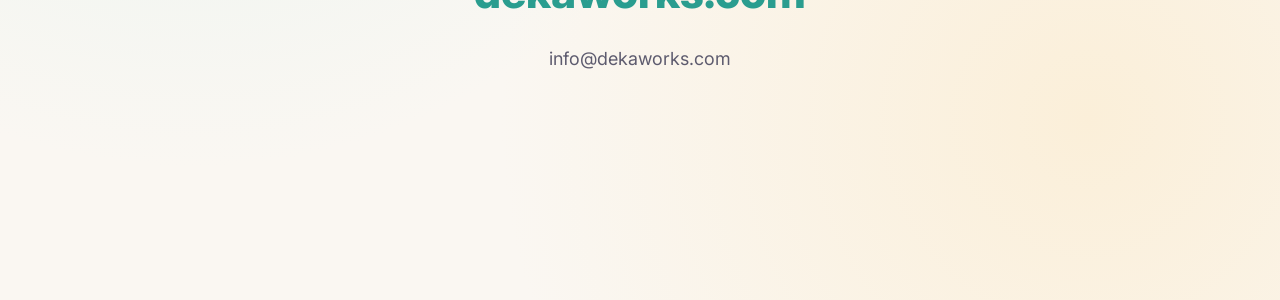
<file: promo/index.html>
<!DOCTYPE html>
<html lang="en">
<head>
<meta charset="utf-8">
<meta name="viewport" content="width=device-width, initial-scale=1">
<title>Deka Works Studio — Simple apps with a real purpose</title>
<meta name="description" content="Deka Works Studio is an independent app studio that designs, builds and runs its own apps: Kinties, The Bride Society, FloArte, Launchkins, Bildva and PlateGrid.">
<link rel="icon" href="img/deka.svg">
<link rel="preconnect" href="https://fonts.googleapis.com">
<link rel="preconnect" href="https://fonts.gstatic.com" crossorigin>
<link href="https://fonts.googleapis.com/css2?family=Inter:wght@400;600;800&display=swap" rel="stylesheet">
<style>
  :root{--teal:#2A9D8F;--rose:#C7727F;--gold:#E8B04B;--ink:#2B2A3A;--soft:#5d5b6e;--bg:#FAF7F2}
  *{box-sizing:border-box;margin:0;padding:0}
  body{font-family:Inter,system-ui,-apple-system,"Segoe UI",sans-serif;color:var(--ink);background:var(--bg);line-height:1.45}
  section{min-height:100vh;padding:64px 24px;display:flex;flex-direction:column;align-items:center;justify-content:center;text-align:center}
  .wrap{max-width:820px;width:100%;display:flex;flex-direction:column;align-items:center;gap:22px}
  .deka{background:radial-gradient(circle at 15% 20%,#e7f4f1 0,transparent 45%),radial-gradient(circle at 85% 80%,#fbefd9 0,transparent 45%),var(--bg)}
  .mark{width:120px;height:120px}
  .wordmark{display:flex;align-items:center;gap:14px}
  .wordmark img{width:58px;height:58px}
  .wordmark span{font-weight:800;font-size:34px;letter-spacing:-.5px}
  .wordmark small{display:block;font-size:12px;letter-spacing:6px;color:var(--soft);font-weight:600;text-align:left}
  .eyebrow{font-size:15px;font-weight:700;letter-spacing:3px;text-transform:uppercase;color:var(--teal)}
  h1{font-size:clamp(34px,6vw,62px);font-weight:800;letter-spacing:-1px;line-height:1.1}
  h1 em{font-style:normal;color:var(--teal)}
  .lead{font-size:clamp(18px,2.5vw,24px);color:var(--soft);max-width:700px}
  .stories{display:grid;gap:14px;width:100%;text-align:left}
  .story{background:#fff;border:1px solid #ece6db;border-radius:18px;padding:18px 20px;display:flex;gap:16px;align-items:center}
  .story img{width:56px;height:56px;border-radius:14px;flex-shrink:0;box-shadow:0 6px 14px rgba(43,42,58,.15)}
  .story p{font-size:17px;color:var(--soft)} .story b{color:var(--ink)}
  .pillars{display:grid;grid-template-columns:repeat(auto-fit,minmax(240px,1fr));gap:14px;width:100%}
  .pill{background:#fff;border:1px solid #ece6db;border-radius:18px;padding:20px;text-align:left}
  .pill b{display:block;font-size:18px;margin-bottom:6px}
  .pill span{color:var(--soft);font-size:16px}
  .card .icon{width:200px;height:200px;border-radius:46px;overflow:hidden;background:#fff;box-shadow:0 22px 46px rgba(20,20,40,.22)}
  .card .icon img{width:100%;height:100%;display:block}
  .card h2{font-size:clamp(46px,8vw,84px);font-weight:800;letter-spacing:-2px;line-height:1}
  .card .tag{font-size:clamp(24px,3.6vw,38px);font-weight:600;line-height:1.2;max-width:820px}
  .card .desc{font-size:clamp(18px,2.6vw,28px);line-height:1.4;max-width:760px}
  .card .by{display:flex;align-items:center;gap:10px;font-size:18px;font-weight:600;margin-top:10px;opacity:.85}
  .card .by img{width:26px}
  .kinties{background:linear-gradient(180deg,#fdf1e4,#eaf7f1)} .kinties .tag{color:#0f5f5c} .kinties .desc,.kinties .by{color:#5d5b6e}
  .tbs{background:linear-gradient(180deg,#fbf3ee,#efe9f8)} .tbs .tag{color:#9a5763} .tbs .desc,.tbs .by{color:#5d5b6e}
  .floarte{background:linear-gradient(180deg,#fff3d6,#f8f6ef)} .floarte .tag{color:#E85D2A} .floarte .desc,.floarte .by{color:#5d5b6e}
  .launchkins{background:linear-gradient(180deg,#0b1030,#1b2150);color:#fff} .launchkins .tag{color:#FFC83D} .launchkins .desc,.launchkins .by{color:#d5d9f2}
  .bildva{background:linear-gradient(180deg,#eef3ff,#e3ebfd)} .bildva .tag{color:#1E3A8A} .bildva .desc,.bildva .by{color:#5d5b6e}
  .plategrid{background:linear-gradient(180deg,#effaf2,#fff3e8)} .plategrid .tag{color:#15803D} .plategrid .desc,.plategrid .by{color:#5d5b6e}
  .site{font-size:clamp(28px,4.4vw,44px);font-weight:800;color:var(--teal)}
  .contact{font-size:18px;color:var(--soft)}
  .strip{display:flex;gap:16px;flex-wrap:wrap;justify-content:center}
  .strip img{width:64px;height:64px;border-radius:16px;box-shadow:0 8px 18px rgba(43,42,58,.15);background:#fff}
</style>
</head>
<body>

<section class="deka">
  <div class="wrap">
    <img class="mark" src="img/deka.svg" alt="Deka Works Studio logo">
    <h1>Apps should make life <em>easier.</em><br>Not louder.</h1>
    <p class="lead">Most apps are built to grab your attention. Ours are built to give it back.</p>
  </div>
</section>

<section class="deka">
  <div class="wrap">
    <div class="wordmark"><img src="img/deka.svg" alt=""><div><span>Deka Works</span><small>STUDIO</small></div></div>
    <h1>Simple apps with a <em>real purpose.</em></h1>
    <p class="lead">Deka Works Studio is an independent app studio. We design, build and run our own apps for real life: staying close to family, planning a wedding, finishing a big project and getting an app out into the world.</p>
  </div>
</section>

<section class="deka">
  <div class="wrap">
    <p class="eyebrow">Where our apps come from</p>
    <h1>Every app starts with a <em>real problem.</em></h1>
    <div class="stories">
      <div class="story"><img src="img/kinties.jpg" alt="Kinties"><p><b>Kinties</b> started because family news only reached whoever saw it on Facebook, and the rest of the family kept missing reunions and big moments.</p></div>
      <div class="story"><img src="img/floarte.png" alt="FloArte"><p><b>FloArte</b> started because first-time builders kept losing track of where they were and what came next, and gave up on good ideas.</p></div>
      <div class="story"><img src="img/launchkins.svg" alt="Launchkins"><p><b>Launchkins</b> started because getting an app through testing is hard and lonely, and nobody should have to pay just to be taken seriously.</p></div>
    </div>
  </div>
</section>

<section class="deka">
  <div class="wrap">
    <p class="eyebrow">How we build</p>
    <h1>Calm, clear and made for <em>everyone.</em></h1>
    <div class="pillars">
      <div class="pill"><b>Built for every kind of brain</b><span>One job per screen. Nothing to hunt for, no clutter. Made for busy minds and first-timers.</span></div>
      <div class="pill"><b>Every generation can join in</b><span>Large text and simple steps, so grandparents can use it as easily as the grandkids.</span></div>
      <div class="pill"><b>Tested by real people</b><span>Every app goes to real testers before launch. Their feedback decides what we build next.</span></div>
      <div class="pill"><b>A real purpose, every time</b><span>Before we add anything, we ask one question: is this needed?</span></div>
    </div>
  </div>
</section>

<section class="card kinties">
  <div class="wrap">
    <div class="icon"><img src="img/kinties.jpg" alt="Kinties app icon"></div>
    <h2>Kinties</h2>
    <p class="tag">Come home from social media.</p>
    <p class="desc">A private, calm home just for your family. Chat, photos, a family tree, urgent alerts and reunion planning, all in one safe place.</p>
    <p class="by"><img src="img/deka.svg" alt="">Deka Works Studio</p>
  </div>
</section>

<section class="card tbs">
  <div class="wrap">
    <div class="icon"><img src="img/tbs.jpg" alt="The Bride Society app icon"></div>
    <h2>The Bride Society</h2>
    <p class="tag">Never planned a wedding? Start with pictures.</p>
    <p class="desc">Discover your style, dress up your whole look, and let Glimmer, your AI wedding helper, guide every step within your budget.</p>
    <p class="by"><img src="img/deka.svg" alt="">Deka Works Studio</p>
  </div>
</section>

<section class="card floarte">
  <div class="wrap">
    <div class="icon"><img src="img/floarte.png" alt="FloArte app icon"></div>
    <h2>FloArte</h2>
    <p class="tag">Where flow meets art.</p>
    <p class="desc">Map any process as a clear flowchart. Describe it in plain words and FloArte draws it, so you always know what comes next.</p>
    <p class="by"><img src="img/deka.svg" alt="">Deka Works Studio</p>
  </div>
</section>

<section class="card launchkins">
  <div class="wrap">
    <div class="icon"><img src="img/launchkins.svg" alt="Launchkins app icon"></div>
    <h2>Launchkins</h2>
    <p class="tag">Build. Test. Launch together.</p>
    <p class="desc">A community where app developers test each other's apps, get through Google Play testing together and celebrate every launch.</p>
    <p class="by"><img src="img/deka.svg" alt="">Deka Works Studio</p>
  </div>
</section>

<section class="card bildva">
  <div class="wrap">
    <div class="icon"><img src="img/bildva.png" alt="Bildva logo"></div>
    <h2>Bildva</h2>
    <p class="tag">Build something real.</p>
    <p class="desc">A guided platform where complete beginners build a real app step by step, with an AI mentor that adapts to their pace.</p>
    <p class="by"><img src="img/deka.svg" alt="">Deka Works Studio</p>
  </div>
</section>

<section class="card plategrid">
  <div class="wrap">
    <div class="icon"><img src="img/plategrid.png" alt="PlateGrid logo"></div>
    <h2>PlateGrid</h2>
    <p class="tag">Plan the month, one plate at a time.</p>
    <p class="desc">Pick the meals your family loves and get one complete grocery list for a week, two weeks or the whole month.</p>
    <p class="by"><img src="img/deka.svg" alt="">Deka Works Studio</p>
  </div>
</section>

<section class="deka">
  <div class="wrap">
    <div class="wordmark"><img src="img/deka.svg" alt=""><div><span>Deka Works</span><small>STUDIO</small></div></div>
    <h1>Apps for the moments that <em>matter.</em></h1>
    <div class="strip">
      <img src="img/kinties.jpg" alt="Kinties"><img src="img/tbs.jpg" alt="The Bride Society"><img src="img/floarte.png" alt="FloArte"><img src="img/launchkins.svg" alt="Launchkins"><img src="img/bildva.png" alt="Bildva"><img src="img/plategrid.png" alt="PlateGrid">
    </div>
    <p class="site">dekaworks.com</p>
    <p class="contact">info@dekaworks.com</p>
  </div>
</section>

</body>
</html>
</file>
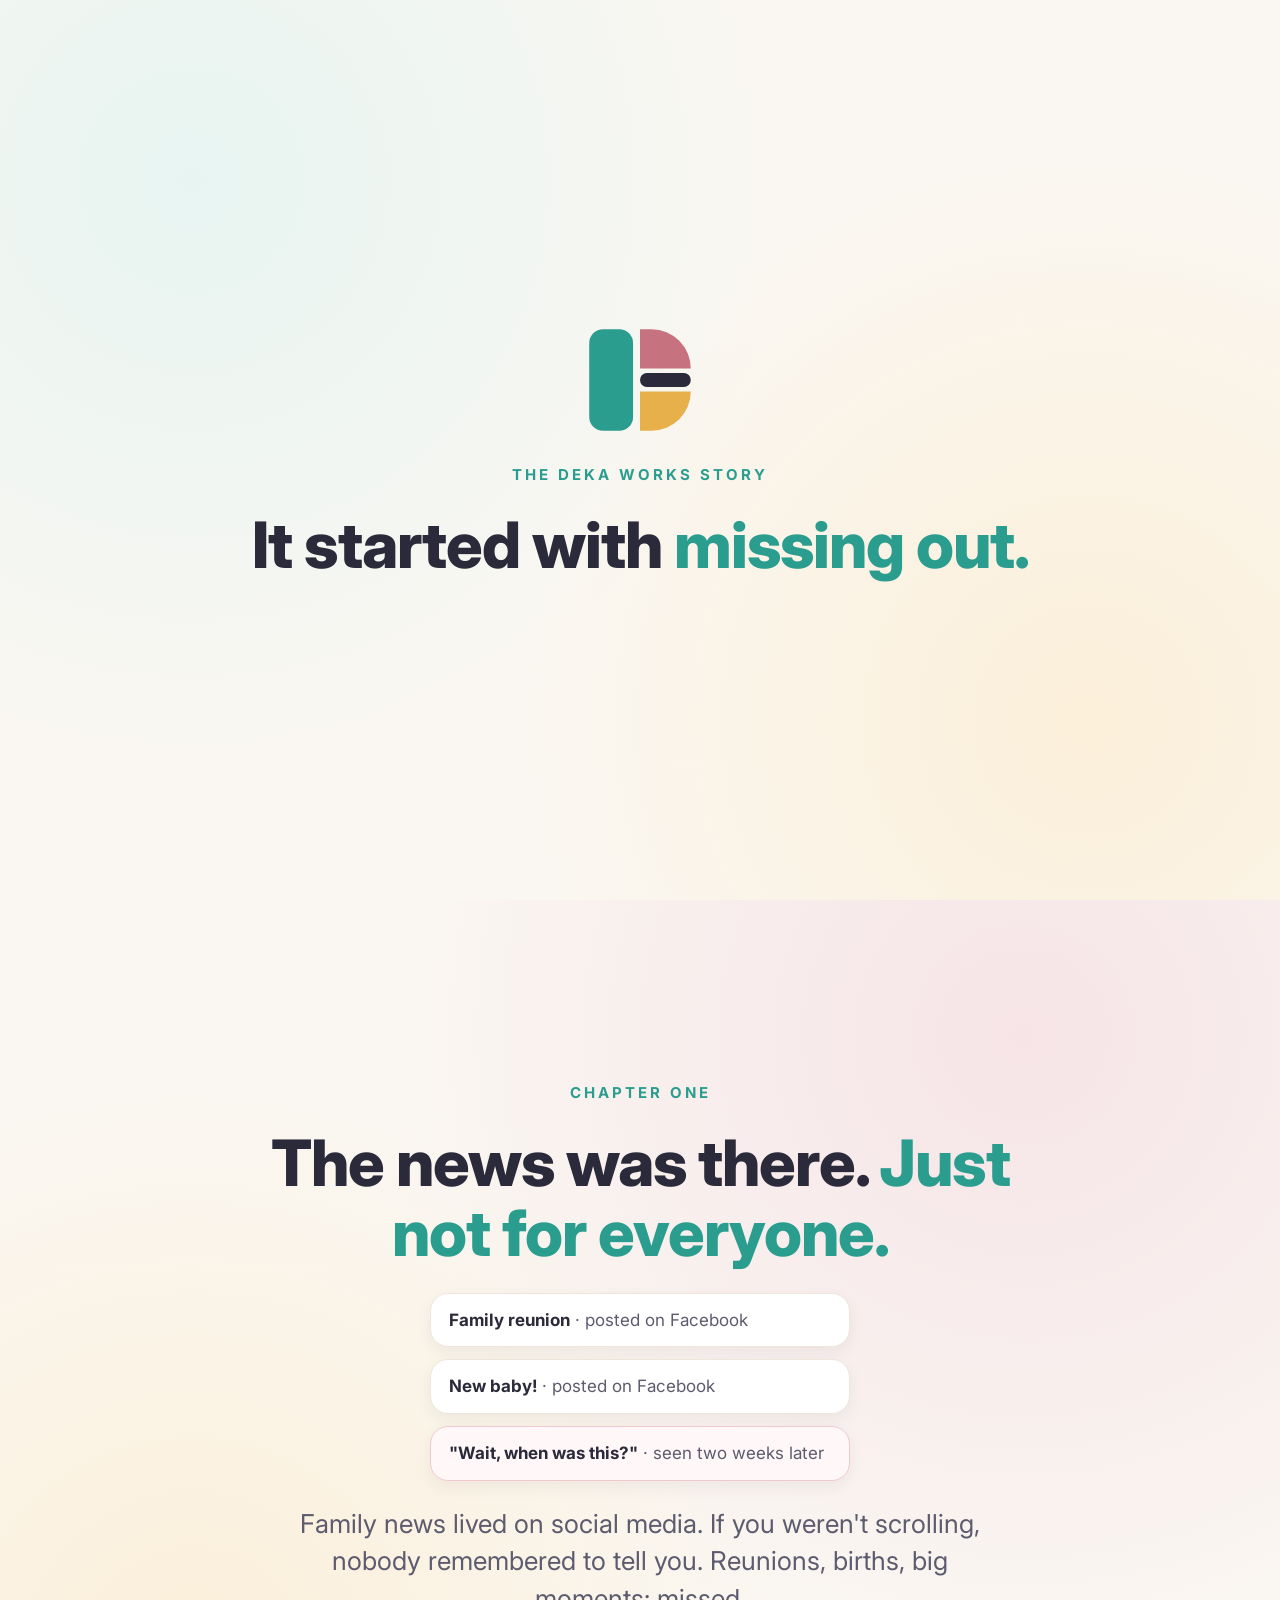
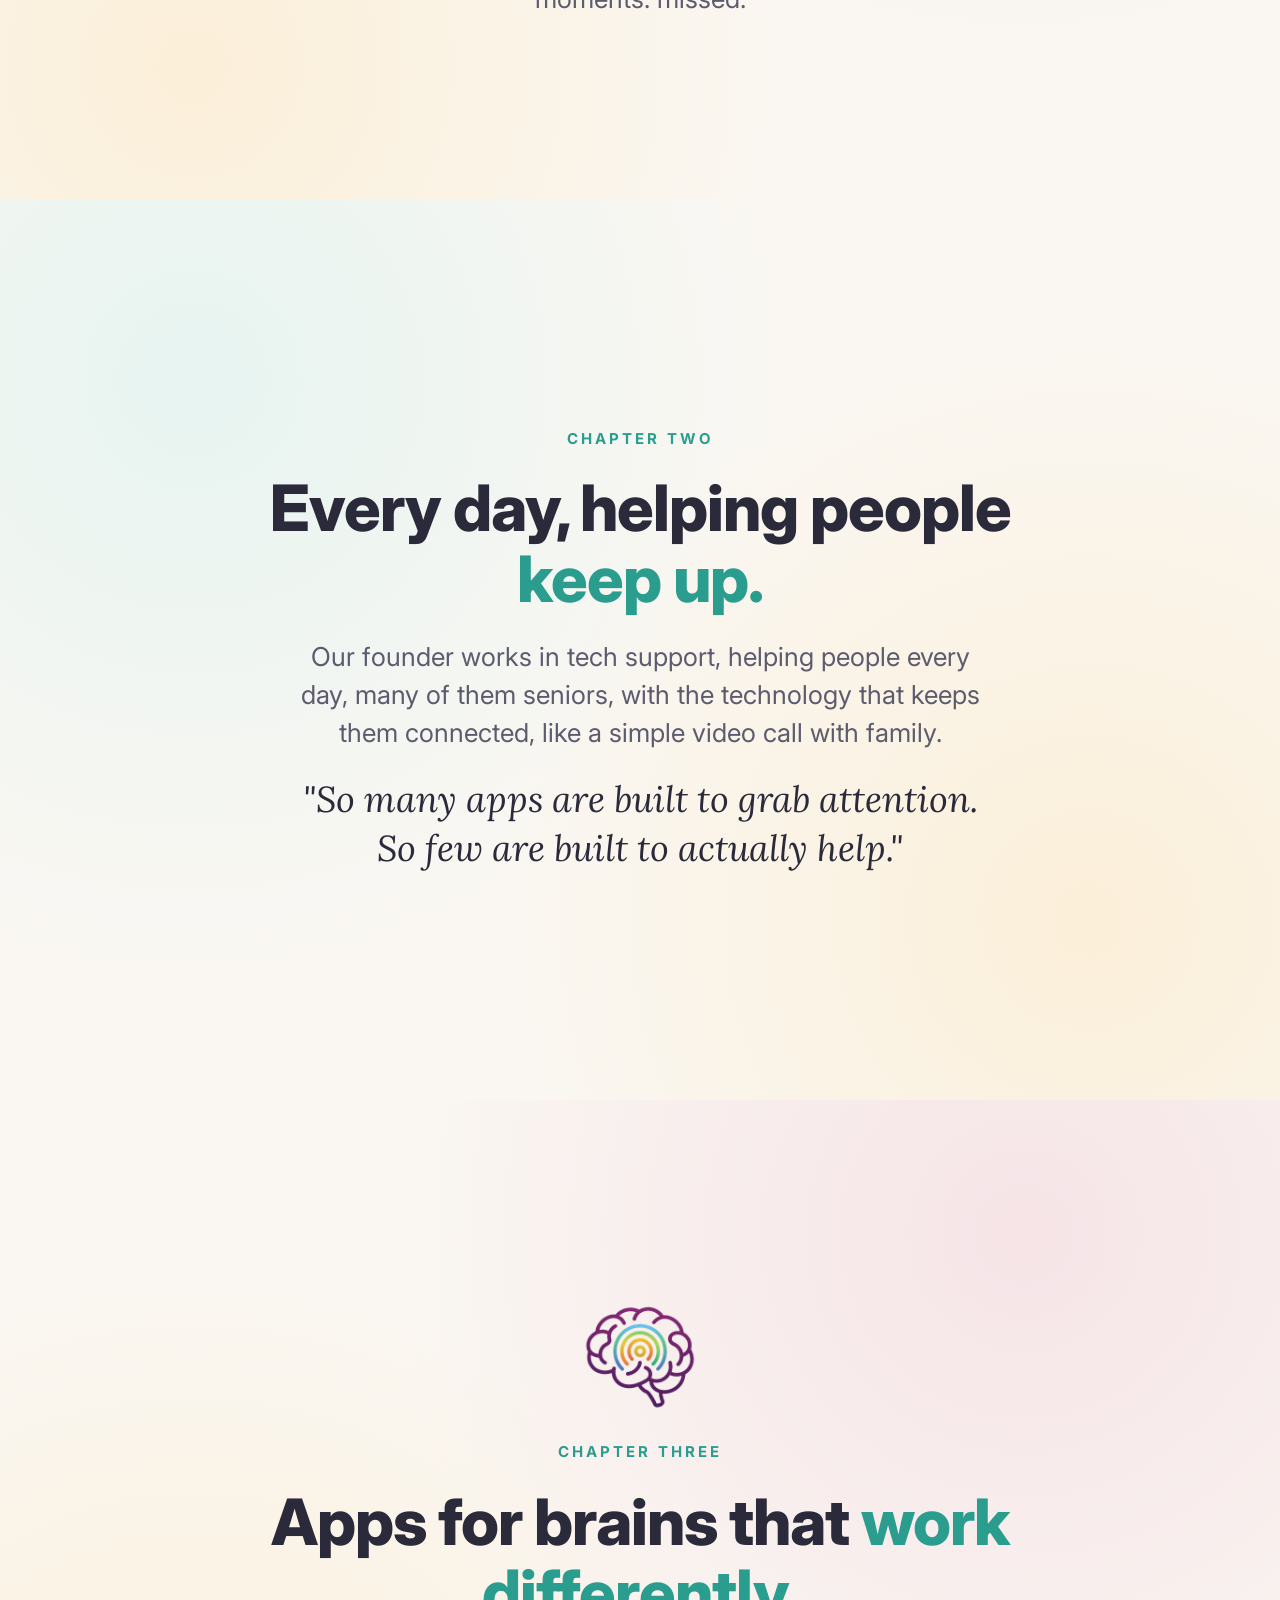
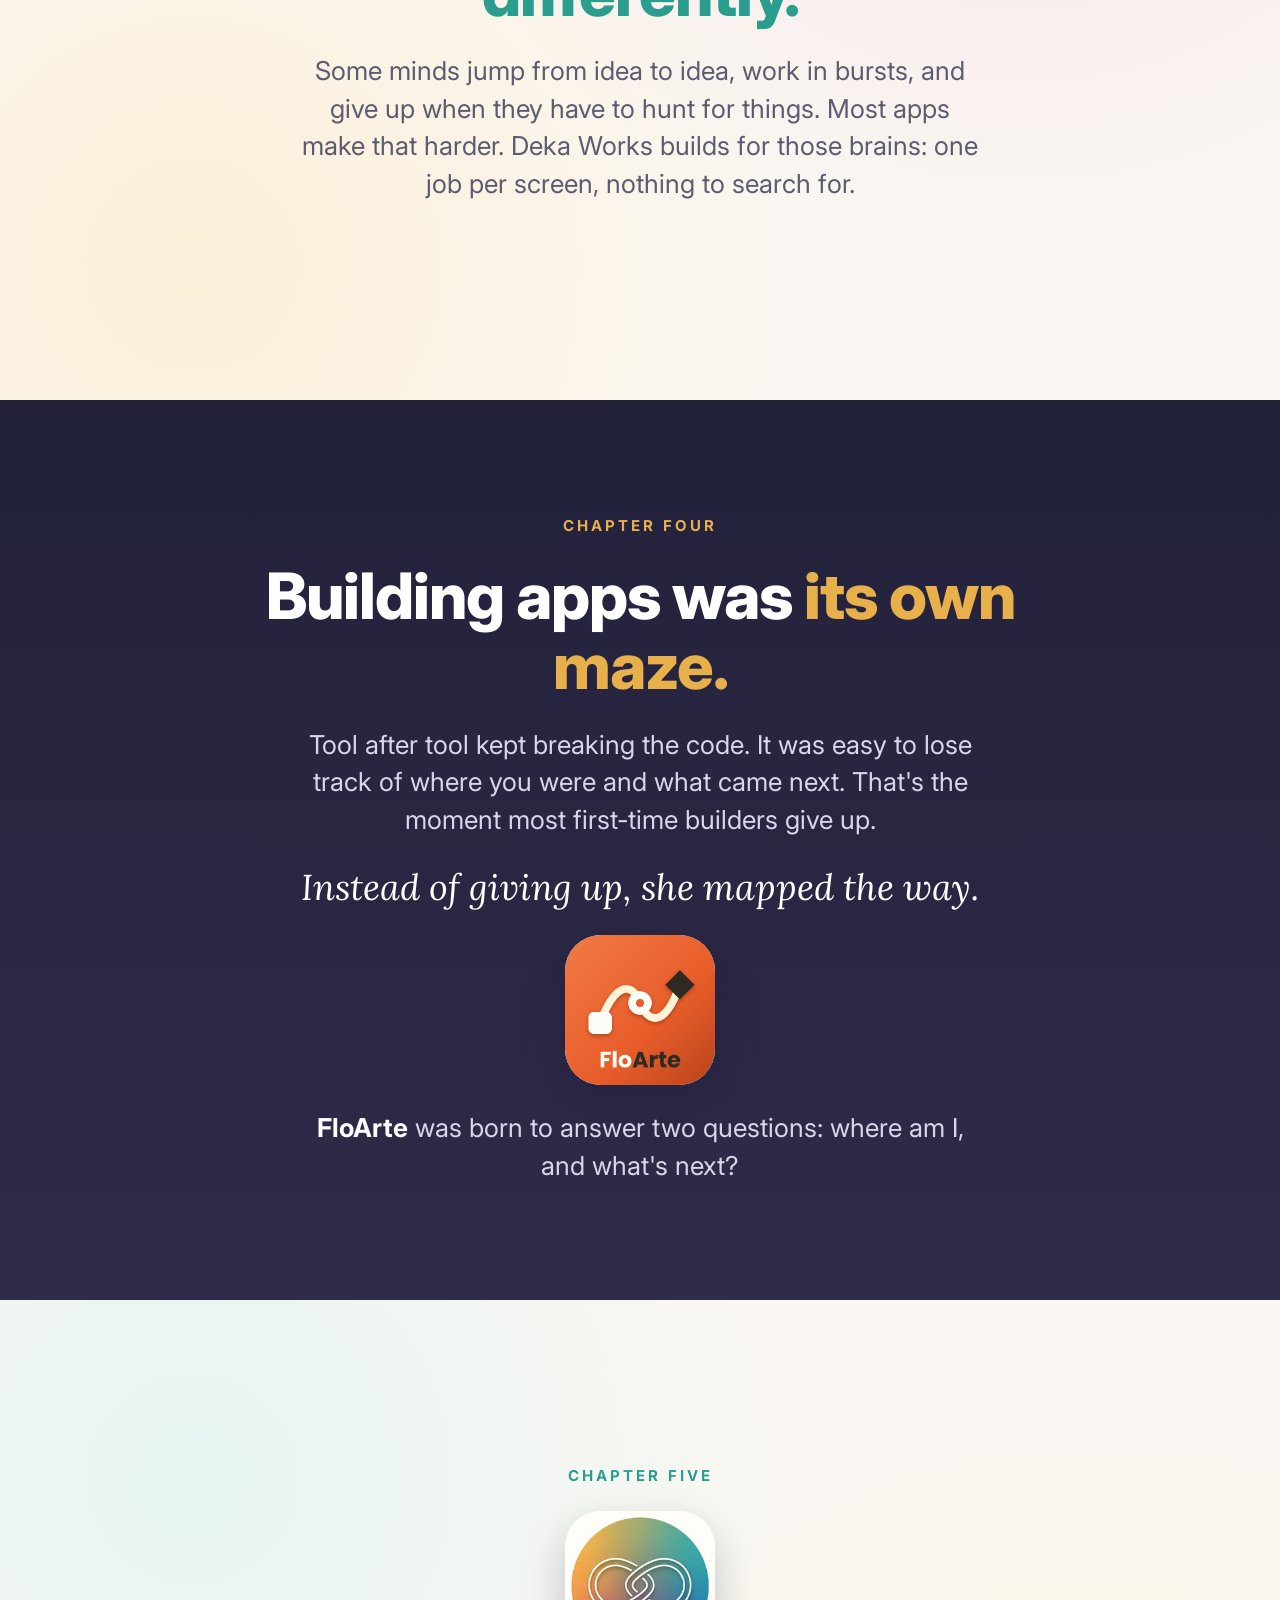
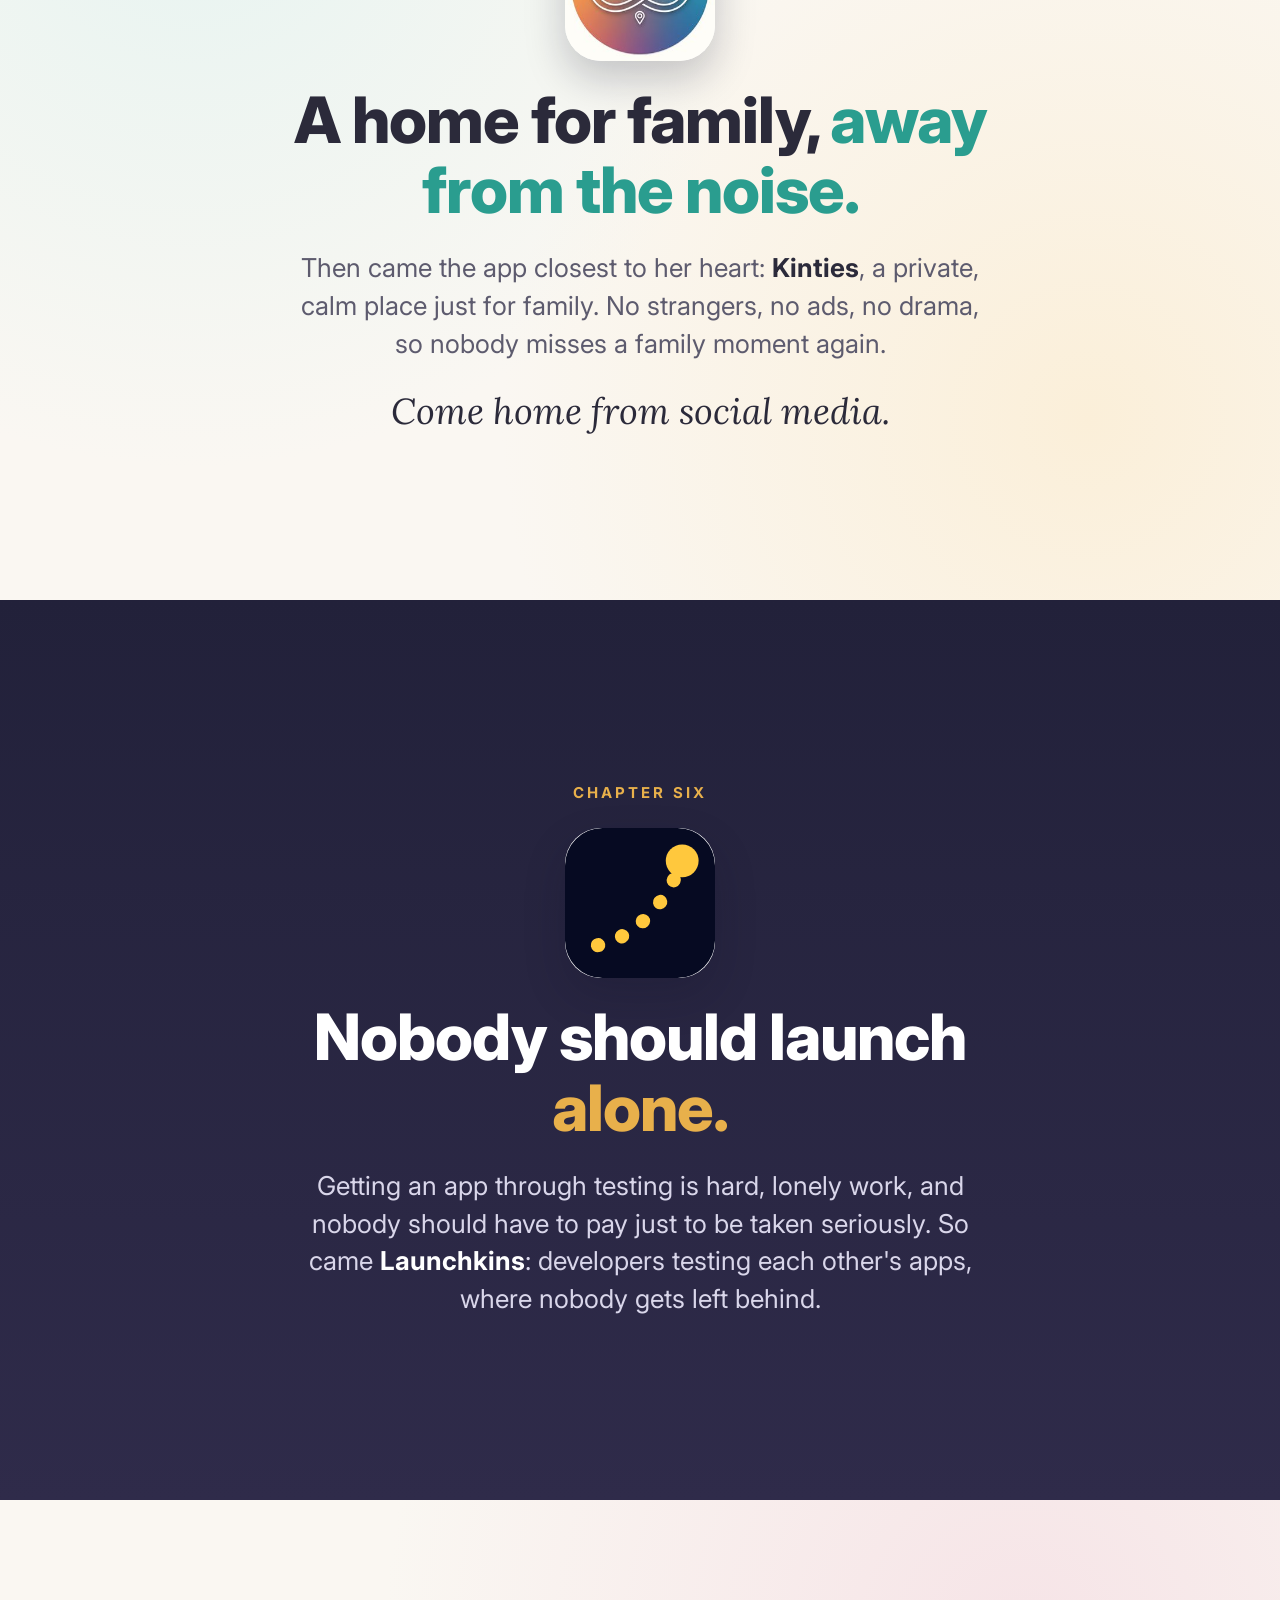
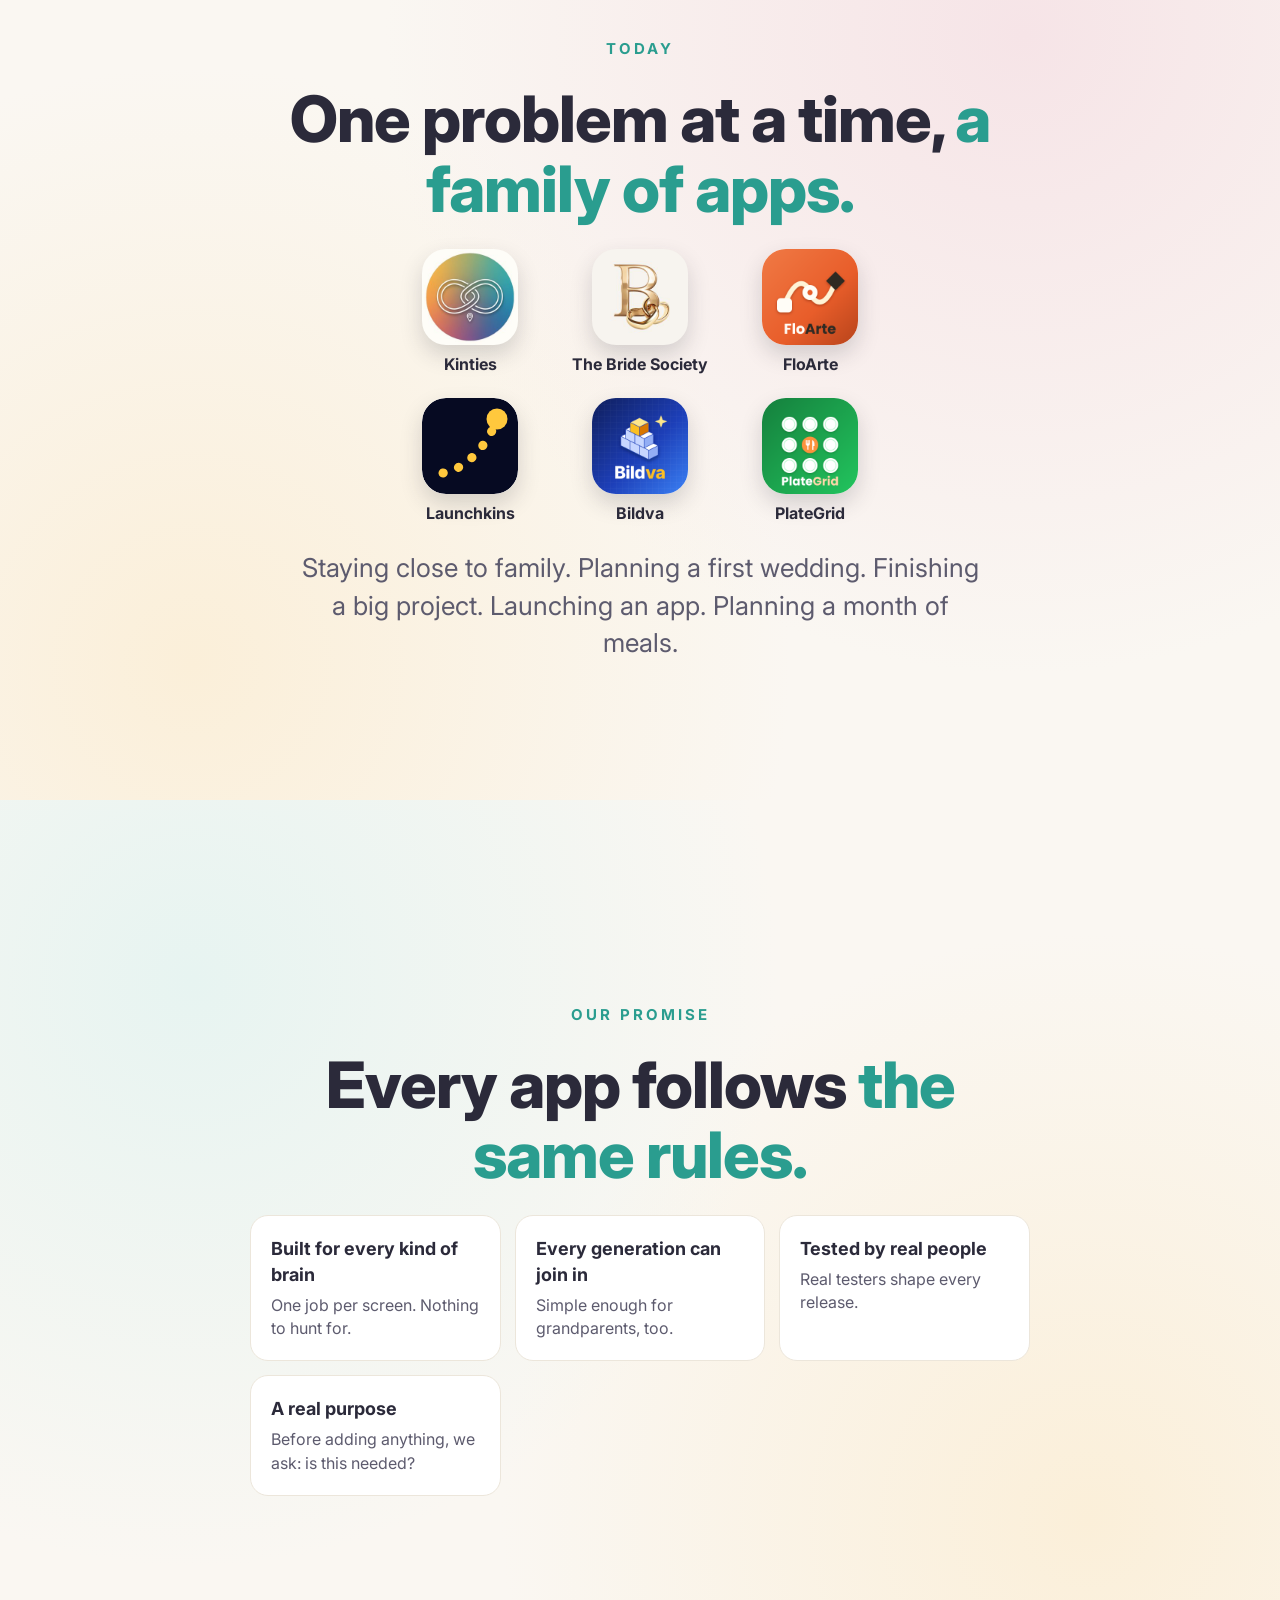
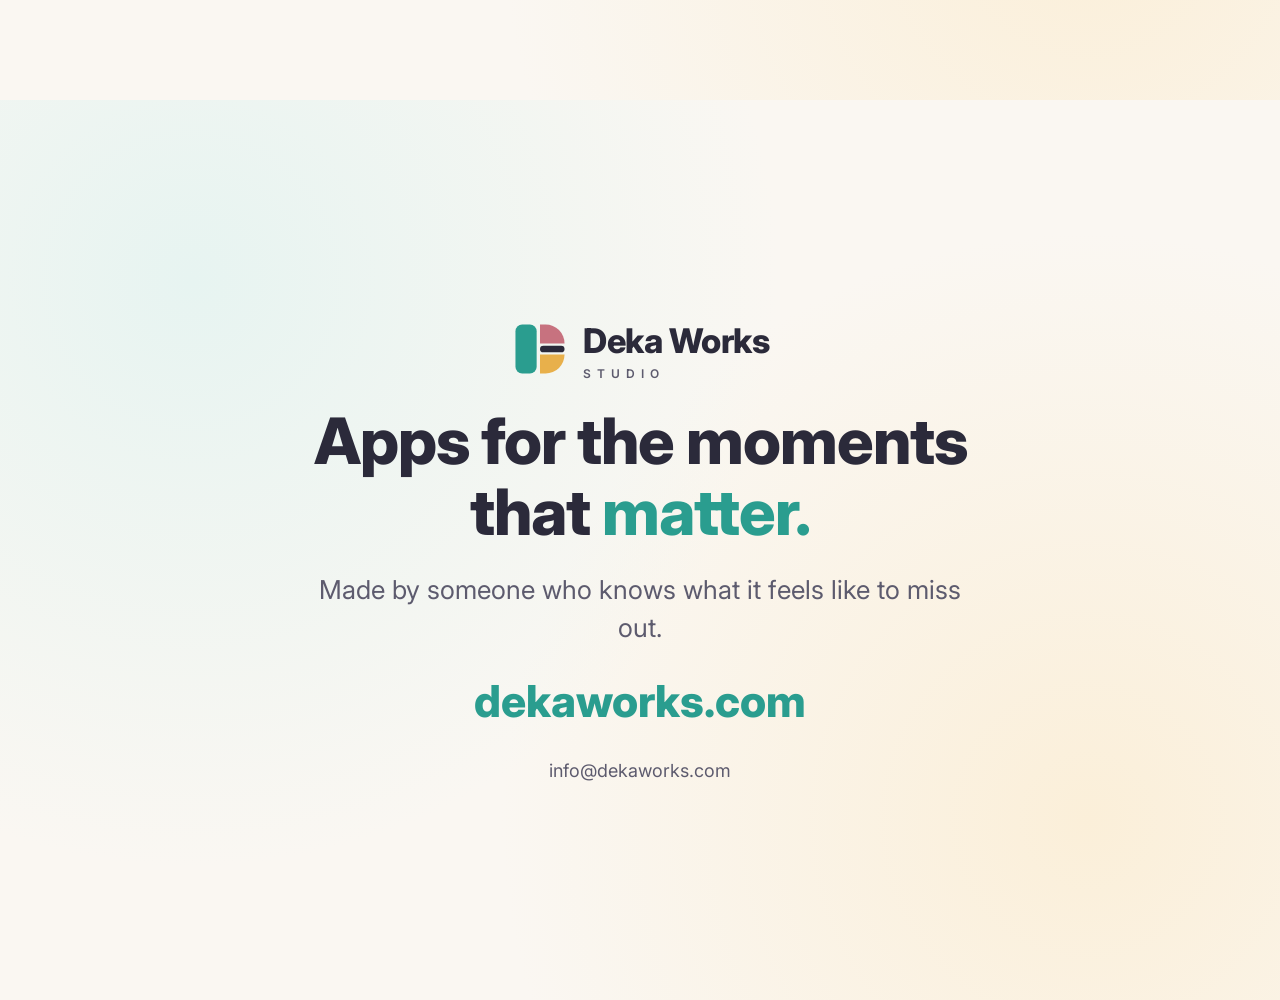
<file: promo/story/index.html>
<!DOCTYPE html>
<html lang="en">
<head>
<meta charset="utf-8">
<meta name="viewport" content="width=device-width, initial-scale=1">
<title>The Deka Works Story</title>
<meta name="description" content="How Deka Works Studio started: one person who kept missing out, and decided to build calm, simple apps for real life.">
<link rel="icon" href="../img/deka.svg">
<link rel="preconnect" href="https://fonts.googleapis.com">
<link rel="preconnect" href="https://fonts.gstatic.com" crossorigin>
<link href="https://fonts.googleapis.com/css2?family=Inter:wght@400;600;800&family=Lora:ital,wght@1,500&display=swap" rel="stylesheet">
<style>
  :root{--teal:#2A9D8F;--rose:#C7727F;--gold:#E8B04B;--ink:#2B2A3A;--soft:#5d5b6e;--bg:#FAF7F2}
  *{box-sizing:border-box;margin:0;padding:0}
  body{font-family:Inter,system-ui,-apple-system,"Segoe UI",sans-serif;color:var(--ink);background:var(--bg);line-height:1.45}
  section{min-height:100vh;padding:64px 26px;display:flex;flex-direction:column;align-items:center;justify-content:center;text-align:center}
  .wrap{max-width:780px;width:100%;display:flex;flex-direction:column;align-items:center;gap:24px}
  .warm{background:radial-gradient(circle at 15% 20%,#e7f4f1 0,transparent 45%),radial-gradient(circle at 85% 80%,#fbefd9 0,transparent 45%),var(--bg)}
  .rose{background:radial-gradient(circle at 80% 15%,#f6e4e7 0,transparent 50%),radial-gradient(circle at 15% 85%,#fbefd9 0,transparent 45%),var(--bg)}
  .night{background:linear-gradient(180deg,#22213a,#2f2b4a);color:#fff}
  .night .lead{color:#d9d6ea} .night .chapter{color:var(--gold)}
  .chapter{font-size:15px;font-weight:700;letter-spacing:3px;text-transform:uppercase;color:var(--teal)}
  h1{font-size:clamp(34px,6.2vw,64px);font-weight:800;letter-spacing:-1px;line-height:1.1}
  h1 em{font-style:normal;color:var(--teal)}
  .night h1 em{color:var(--gold)}
  .lead{font-size:clamp(19px,2.6vw,26px);color:var(--soft);max-width:680px}
  .quote{font-family:Lora,Georgia,serif;font-style:italic;font-size:clamp(24px,3.6vw,36px);line-height:1.35;max-width:700px}
  .mark{width:120px;height:120px}
  .icon{width:150px;height:150px;border-radius:36px;overflow:hidden;background:#fff;box-shadow:0 18px 40px rgba(20,20,40,.22)}
  .icon img{width:100%;height:100%;display:block}
  .wordmark{display:flex;align-items:center;gap:14px}
  .wordmark img{width:58px;height:58px}
  .wordmark span{font-weight:800;font-size:34px;letter-spacing:-.5px}
  .wordmark small{display:block;font-size:12px;letter-spacing:6px;color:var(--soft);font-weight:600;text-align:left}
  .phone-msgs{display:flex;flex-direction:column;gap:12px;width:min(420px,100%)}
  .msg{background:#fff;border:1px solid #ece6db;border-radius:18px;padding:14px 18px;text-align:left;font-size:17px;color:var(--soft);box-shadow:0 6px 16px rgba(43,42,58,.06)}
  .msg b{color:var(--ink)}
  .msg.late{border-color:#f0c9cf;background:#fff7f8}
  .rules{display:grid;grid-template-columns:repeat(auto-fit,minmax(230px,1fr));gap:14px;width:100%}
  .rule{background:#fff;border:1px solid #ece6db;border-radius:18px;padding:20px;text-align:left}
  .rule b{display:block;font-size:18px;margin-bottom:6px}
  .rule span{color:var(--soft);font-size:16px}
  .family{display:grid;grid-template-columns:repeat(3,1fr);gap:22px 34px}
  .family div{display:flex;flex-direction:column;align-items:center;gap:8px;font-weight:700;font-size:16px}
  .family img{width:96px;height:96px;border-radius:24px;box-shadow:0 10px 22px rgba(43,42,58,.18);background:#fff}
  .site{font-size:clamp(28px,4.4vw,44px);font-weight:800;color:var(--teal)}
  .contact{font-size:18px;color:var(--soft)}
</style>
</head>
<body>

<!-- 1. OPENING -->
<section class="warm">
  <div class="wrap">
    <img class="mark" src="../img/deka.svg" alt="Deka Works Studio logo">
    <p class="chapter">The Deka Works story</p>
    <h1>It started with <em>missing out.</em></h1>
  </div>
</section>

<!-- 2. THE PROBLEM -->
<section class="rose">
  <div class="wrap">
    <p class="chapter">Chapter one</p>
    <h1>The news was there. <em>Just not for everyone.</em></h1>
    <div class="phone-msgs">
      <div class="msg"><b>Family reunion</b> · posted on Facebook</div>
      <div class="msg"><b>New baby!</b> · posted on Facebook</div>
      <div class="msg late"><b>"Wait, when was this?"</b> · seen two weeks later</div>
    </div>
    <p class="lead">Family news lived on social media. If you weren't scrolling, nobody remembered to tell you. Reunions, births, big moments: missed.</p>
  </div>
</section>

<!-- 3. THE FOUNDER -->
<section class="warm">
  <div class="wrap">
    <p class="chapter">Chapter two</p>
    <h1>Every day, helping people <em>keep up.</em></h1>
    <p class="lead">Our founder works in tech support, helping people every day, many of them seniors, with the technology that keeps them connected, like a simple video call with family.</p>
    <p class="quote">"So many apps are built to grab attention. So few are built to actually help."</p>
  </div>
</section>

<!-- 4. EVERY KIND OF BRAIN -->
<section class="rose">
  <div class="wrap">
    <img src="../img/focus-friendly.png" alt="Focus Friendly symbol" style="width:120px;height:120px">
    <p class="chapter">Chapter three</p>
    <h1>Apps for brains that <em>work differently.</em></h1>
    <p class="lead">Some minds jump from idea to idea, work in bursts, and give up when they have to hunt for things. Most apps make that harder. Deka Works builds for those brains: one job per screen, nothing to search for.</p>
  </div>
</section>

<!-- 5. THE STRUGGLE -->
<section class="night">
  <div class="wrap">
    <p class="chapter">Chapter four</p>
    <h1>Building apps was <em>its own maze.</em></h1>
    <p class="lead">Tool after tool kept breaking the code. It was easy to lose track of where you were and what came next. That's the moment most first-time builders give up.</p>
    <p class="quote">Instead of giving up, she mapped the way.</p>
    <div class="icon"><img src="../img/floarte.png" alt="FloArte"></div>
    <p class="lead"><b style="color:#fff">FloArte</b> was born to answer two questions: where am I, and what's next?</p>
  </div>
</section>

<!-- 6. KINTIES -->
<section class="warm">
  <div class="wrap">
    <p class="chapter">Chapter five</p>
    <div class="icon"><img src="../img/kinties.jpg" alt="Kinties"></div>
    <h1>A home for family, <em>away from the noise.</em></h1>
    <p class="lead">Then came the app closest to her heart: <b style="color:var(--ink)">Kinties</b>, a private, calm place just for family. No strangers, no ads, no drama, so nobody misses a family moment again.</p>
    <p class="quote">Come home from social media.</p>
  </div>
</section>

<!-- 7. LAUNCHKINS -->
<section class="night">
  <div class="wrap">
    <p class="chapter">Chapter six</p>
    <div class="icon"><img src="../img/launchkins.svg" alt="Launchkins"></div>
    <h1>Nobody should launch <em>alone.</em></h1>
    <p class="lead">Getting an app through testing is hard, lonely work, and nobody should have to pay just to be taken seriously. So came <b style="color:#fff">Launchkins</b>: developers testing each other's apps, where nobody gets left behind.</p>
  </div>
</section>

<!-- 8. THE FAMILY GROWS -->
<section class="rose">
  <div class="wrap">
    <p class="chapter">Today</p>
    <h1>One problem at a time, <em>a family of apps.</em></h1>
    <div class="family">
      <div><img src="../img/kinties.jpg" alt="">Kinties</div>
      <div><img src="../img/tbs.jpg" alt="">The Bride Society</div>
      <div><img src="../img/floarte.png" alt="">FloArte</div>
      <div><img src="../img/launchkins.svg" alt="">Launchkins</div>
      <div><img src="../img/bildva.png" alt="">Bildva</div>
      <div><img src="../img/plategrid.png" alt="">PlateGrid</div>
    </div>
    <p class="lead">Staying close to family. Planning a first wedding. Finishing a big project. Launching an app. Planning a month of meals.</p>
  </div>
</section>

<!-- 9. HOW WE BUILD -->
<section class="warm">
  <div class="wrap">
    <p class="chapter">Our promise</p>
    <h1>Every app follows <em>the same rules.</em></h1>
    <div class="rules">
      <div class="rule"><b>Built for every kind of brain</b><span>One job per screen. Nothing to hunt for.</span></div>
      <div class="rule"><b>Every generation can join in</b><span>Simple enough for grandparents, too.</span></div>
      <div class="rule"><b>Tested by real people</b><span>Real testers shape every release.</span></div>
      <div class="rule"><b>A real purpose</b><span>Before adding anything, we ask: is this needed?</span></div>
    </div>
  </div>
</section>

<!-- 10. END -->
<section class="warm">
  <div class="wrap">
    <div class="wordmark"><img src="../img/deka.svg" alt=""><div><span>Deka Works</span><small>STUDIO</small></div></div>
    <h1>Apps for the moments that <em>matter.</em></h1>
    <p class="lead">Made by someone who knows what it feels like to miss out.</p>
    <p class="site">dekaworks.com</p>
    <p class="contact">info@dekaworks.com</p>
  </div>
</section>

</body>
</html>
</file>
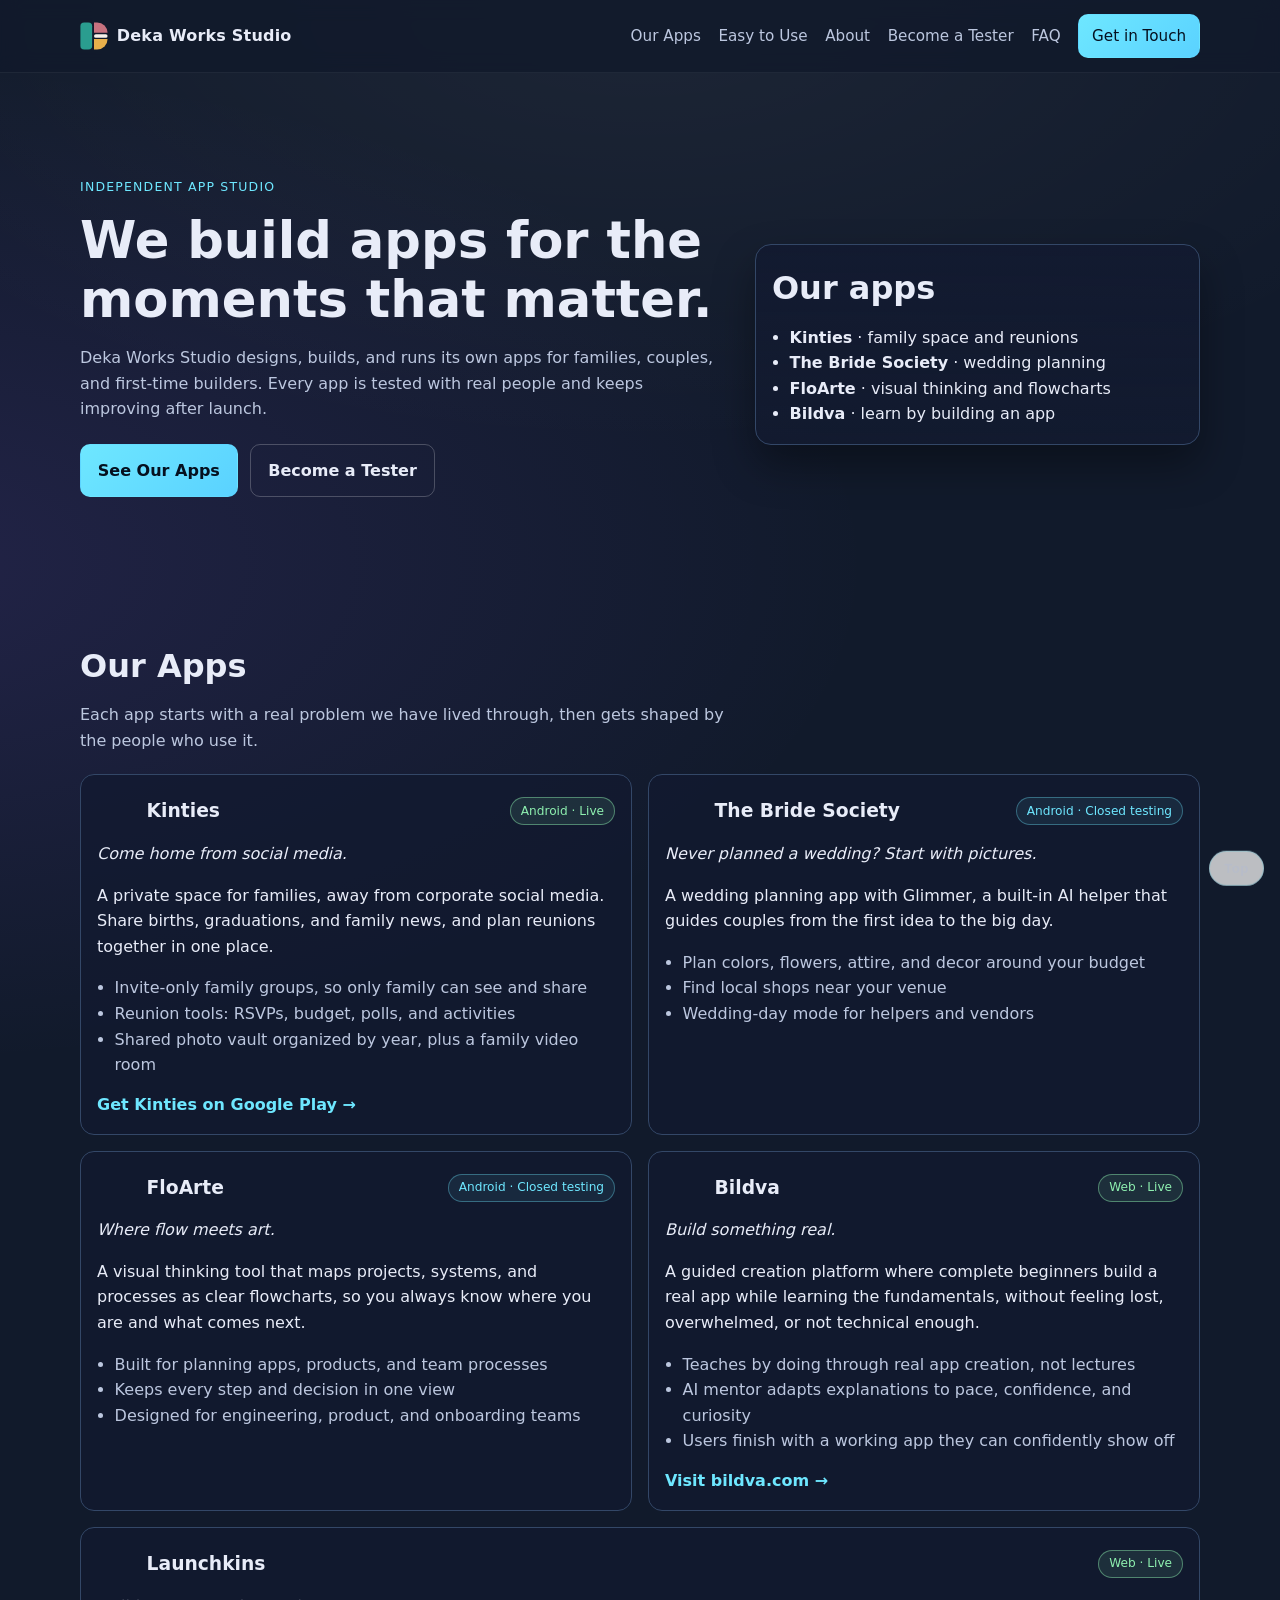
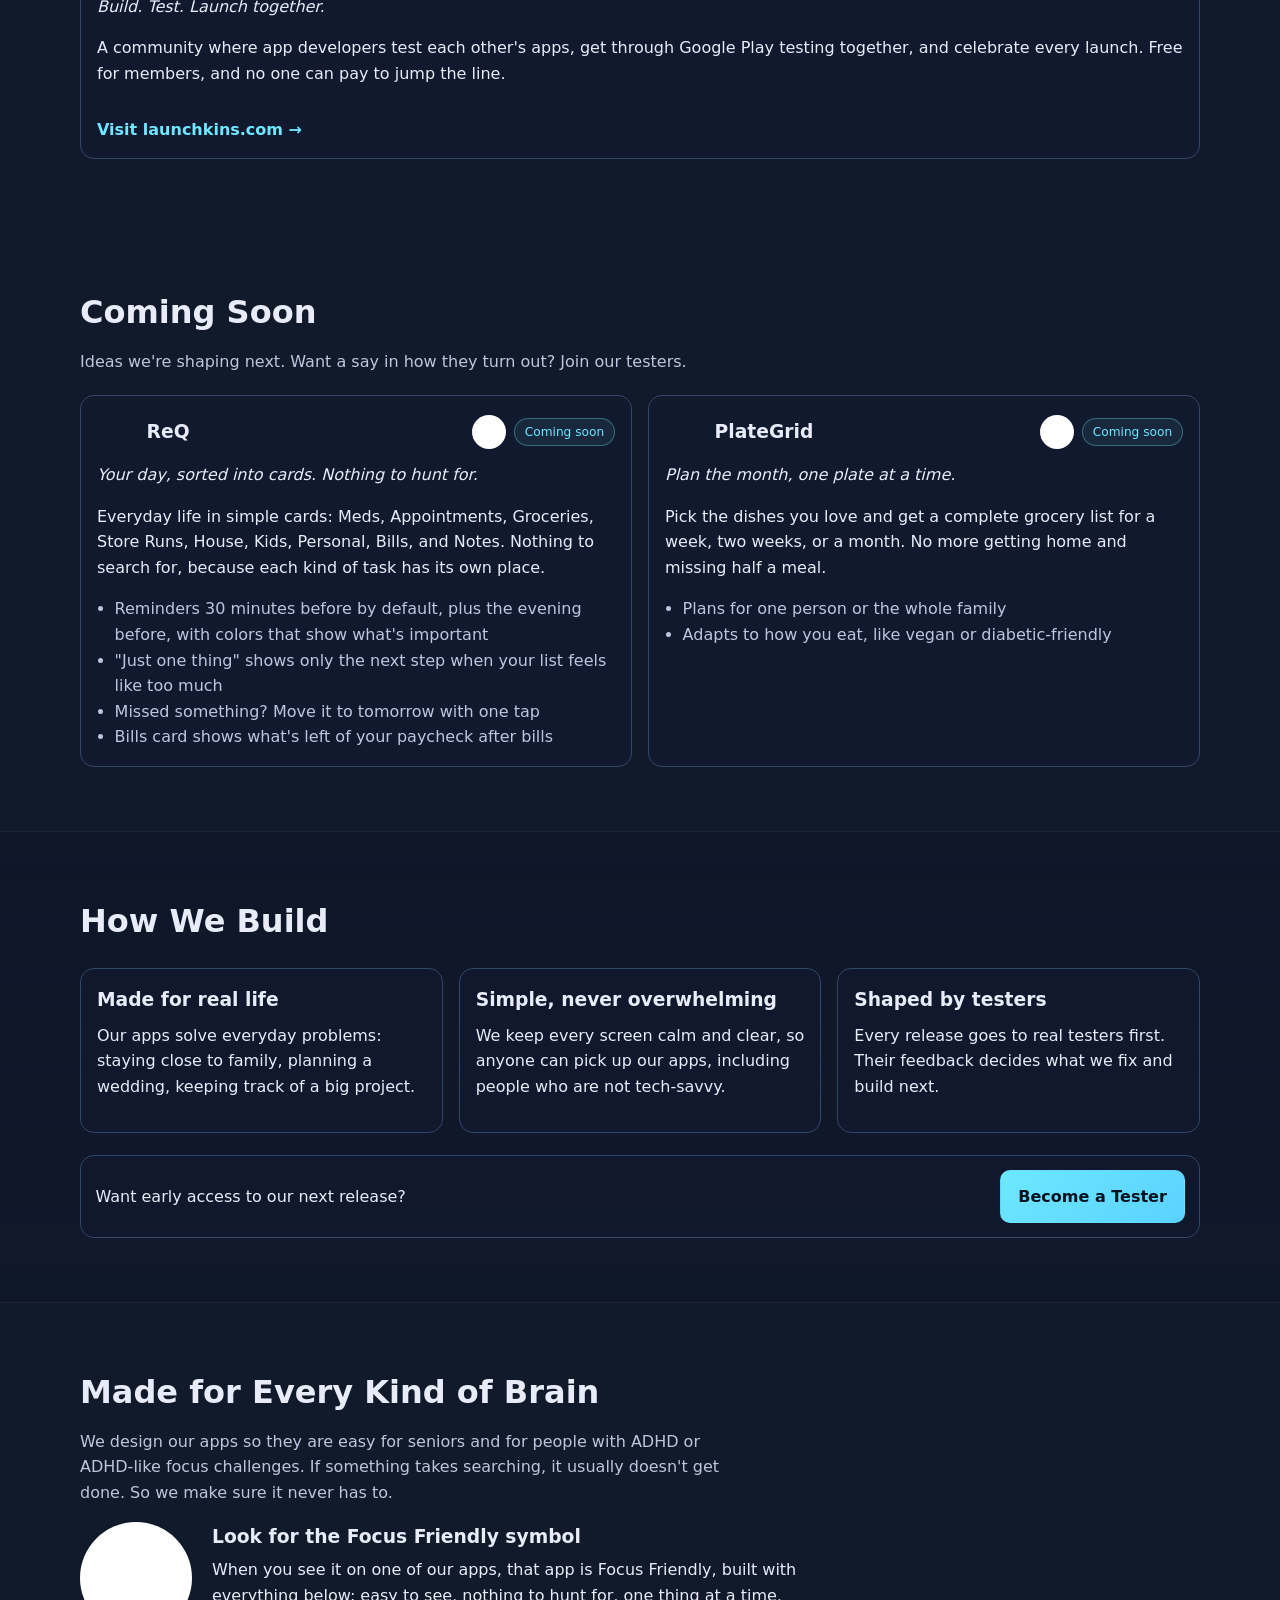
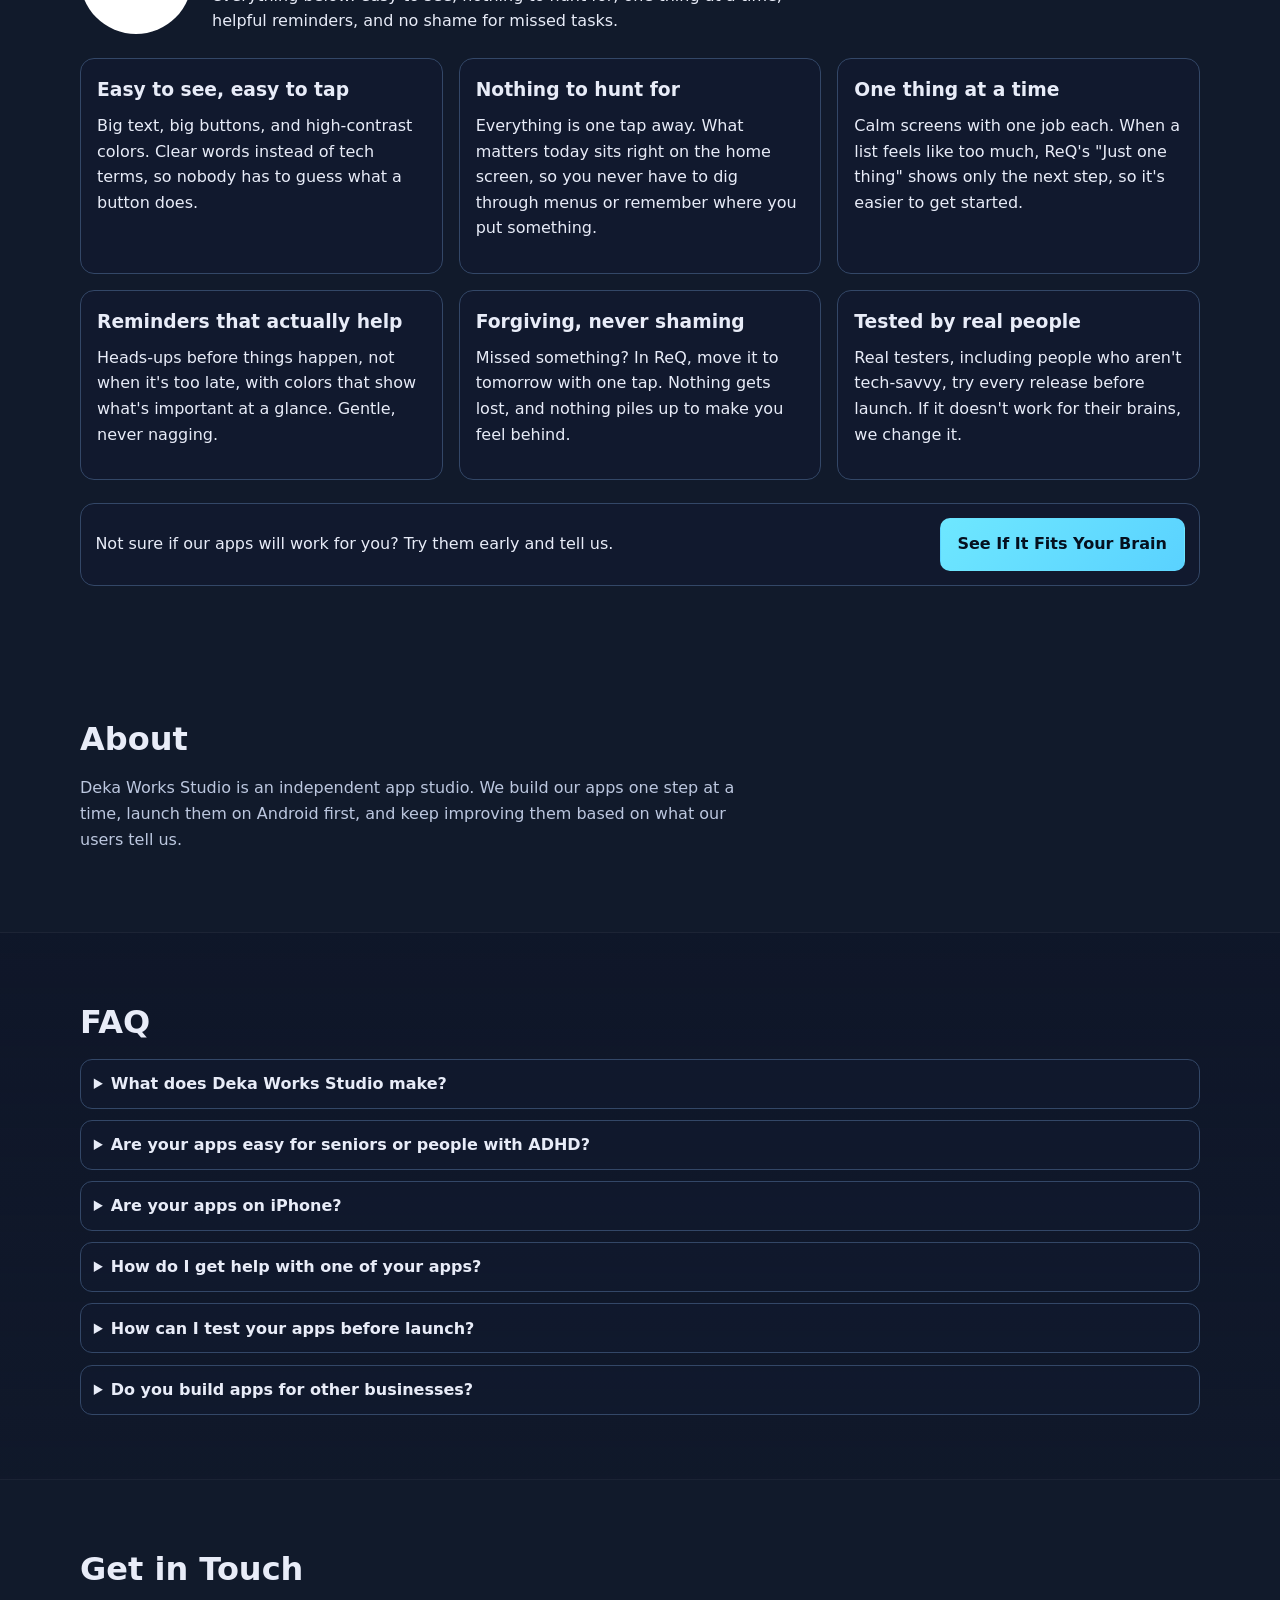
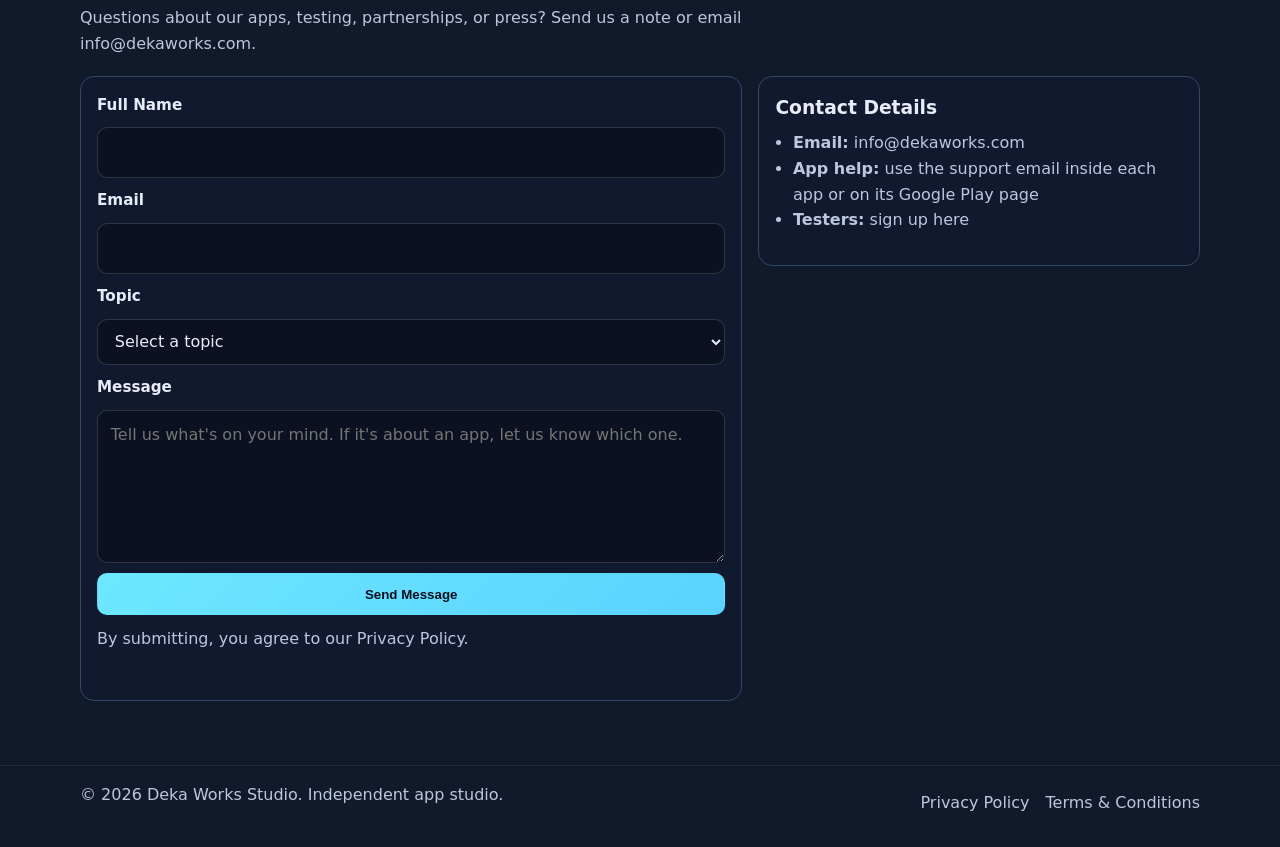
<file: ai-solutions.html>
<!doctype html>
<html lang="en">
  <head>
    <meta charset="UTF-8" />
    <title>Moved | Deka Works Studio</title>
    <meta name="robots" content="noindex" />
    <link rel="canonical" href="https://dekaworks.com/" />
    <meta http-equiv="refresh" content="0; url=index.html" />
  </head>
  <body>
    <p>This page has moved. <a href="index.html">Go to the Deka Works Studio homepage</a>.</p>
  </body>
</html>
</file>
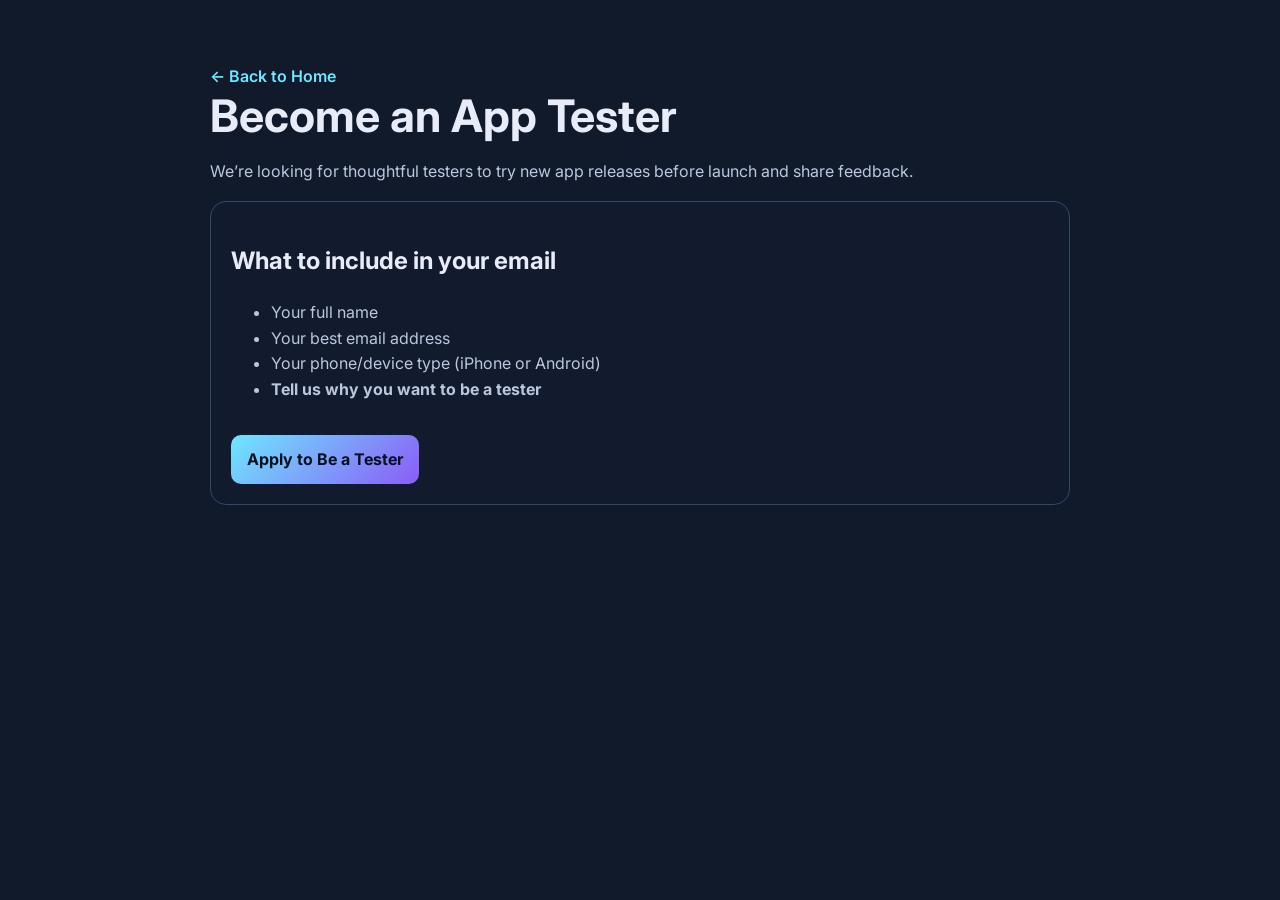
<file: app-testers.html>
<!doctype html>
<html lang="en">
  <head>
    <meta charset="UTF-8" />
    <meta name="viewport" content="width=device-width, initial-scale=1.0" />
    <link rel="icon" href="assets/favicons/favicon.svg" type="image/svg+xml" />
    <link rel="apple-touch-icon" href="assets/favicons/logo-icon.png" />
    <title>App Testers | Deka Works Studio</title>
    <meta
      name="description"
      content="Join the Deka Works Studio app tester list and help test new releases before public launch."
    />
    <style>
      :root {
        --bg: #111a2b;
        --text: #e8ecf8;
        --muted: #bcc7df;
        --brand: #6ee7ff;
        --line: #334767;
      }
      * {
        box-sizing: border-box;
      }
      html,
      body {
        margin: 0;
        padding: 0;
      }
      body {
        font-family: Inter, system-ui, -apple-system, Segoe UI, Roboto, Helvetica, Arial, sans-serif;
        color: var(--text);
        background: var(--bg);
        line-height: 1.6;
      }
      .container {
        width: min(860px, 92%);
        margin: 0 auto;
      }
      .section {
        padding: 4rem 0;
      }
      h1 {
        font-size: clamp(1.9rem, 4vw, 2.8rem);
        line-height: 1.2;
        margin: 0 0 1rem;
      }
      p {
        color: var(--muted);
      }
      .card {
        border: 1px solid var(--line);
        border-radius: 16px;
        padding: 1.25rem;
        background: rgba(18, 26, 48, 0.85);
      }
      .btn {
        display: inline-block;
        margin-top: 1rem;
        text-decoration: none;
        background: linear-gradient(135deg, var(--brand), #8b5cf6);
        color: #08111f;
        font-weight: 700;
        padding: 0.75rem 1rem;
        border-radius: 10px;
      }
      .top-link {
        color: var(--brand);
        text-decoration: none;
        font-weight: 600;
      }
      ul {
        color: var(--muted);
      }
    </style>
    <link rel="preconnect" href="https://fonts.googleapis.com" />
    <link rel="preconnect" href="https://fonts.gstatic.com" crossorigin />
    <link
      href="https://fonts.googleapis.com/css2?family=Inter:wght@400;600;700&display=swap"
      rel="stylesheet"
    />
  </head>
  <body>
    <main class="section">
      <div class="container">
        <a class="top-link" href="index.html">← Back to Home</a>
        <h1>Become an App Tester</h1>
        <p>
          We’re looking for thoughtful testers to try new app releases before launch and share feedback.
        </p>

        <div class="card" aria-label="Tester details">
          <h2>What to include in your email</h2>
          <ul>
            <li>Your full name</li>
            <li>Your best email address</li>
            <li>Your phone/device type (iPhone or Android)</li>
            <li><strong>Tell us why you want to be a tester</strong></li>
          </ul>

          <a
            class="btn"
            href="mailto:testers@dekaworks.com?subject=App%20Tester%20Signup&body=Hi%20Deka%20Works%20Studio%2C%0A%0AI%20want%20to%20join%20the%20app%20tester%20list.%0A%0AFull%20Name%3A%20%0AEmail%3A%20%0ADevice%20(iPhone%20or%20Android)%3A%20%0AWhy%20I%20want%20to%20be%20a%20tester%3A%20%0A"
            >Apply to Be a Tester</a
          >
        </div>
      </div>
    </main>
  </body>
</html>
</file>
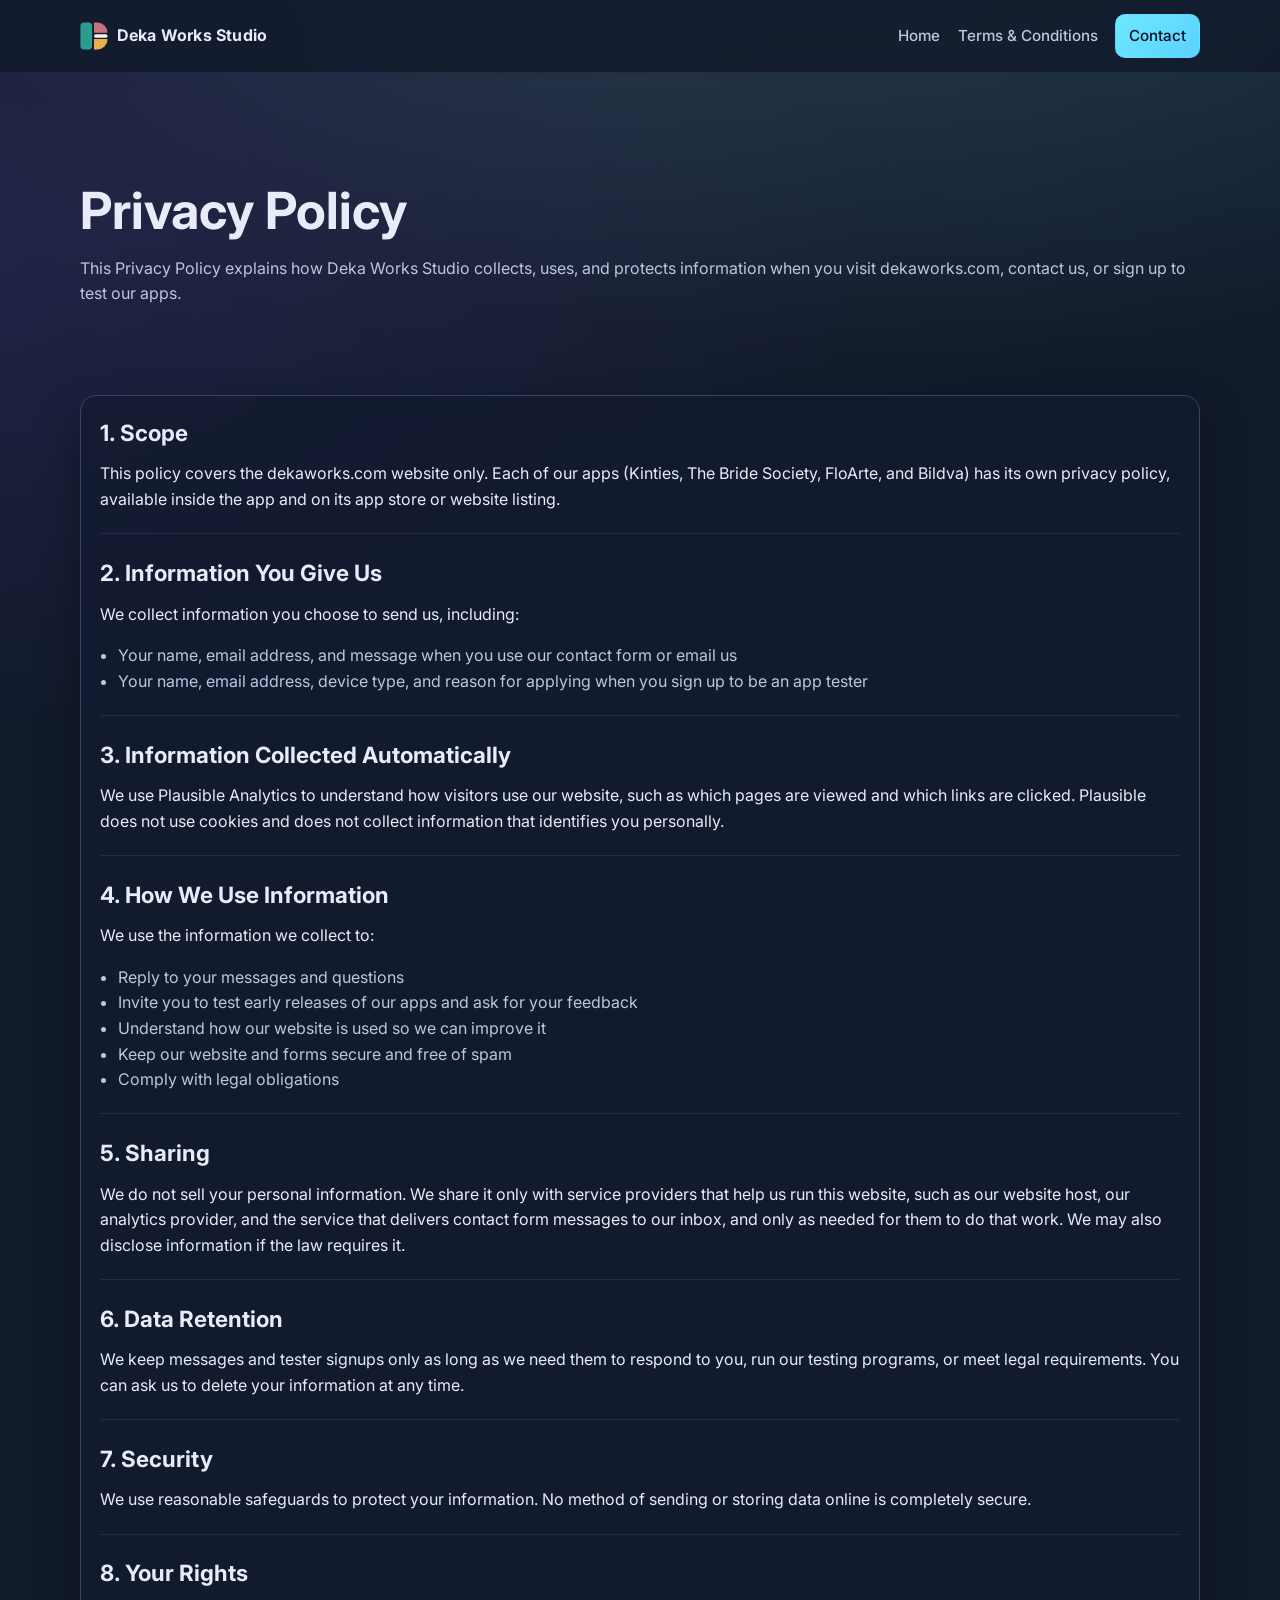
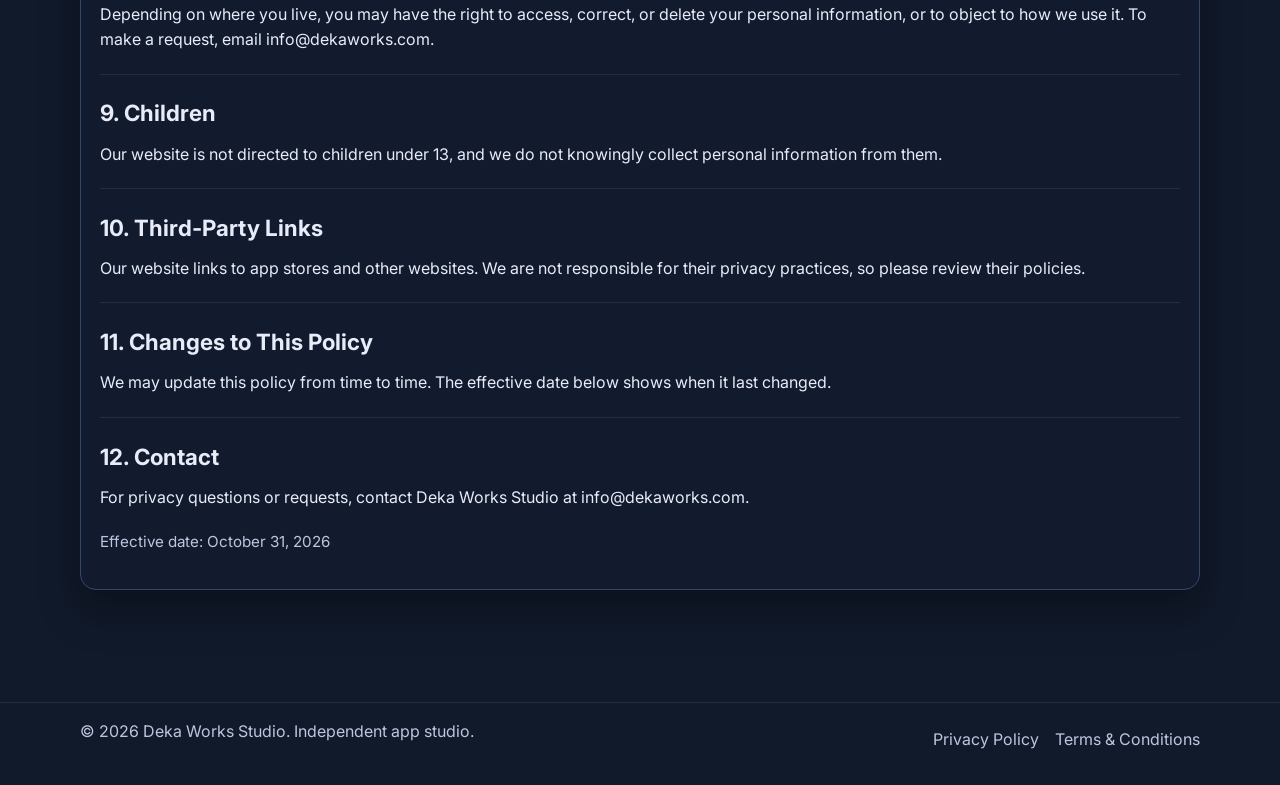
<file: privacy-policy.html>
<!doctype html>
<html lang="en">
  <head>
    <meta charset="UTF-8" />
    <meta name="viewport" content="width=device-width, initial-scale=1.0" />
    <link rel="icon" href="assets/favicons/favicon.svg" type="image/svg+xml" />
    <link rel="apple-touch-icon" href="assets/favicons/logo-icon.png" />
    <title>Privacy Policy | Deka Works Studio</title>
    <meta
      name="description"
      content="How Deka Works Studio handles information collected through dekaworks.com, our contact form, and app tester signups."
    />
    <meta name="theme-color" content="#0b1220" />
    <meta name="robots" content="index,follow" />
    <link rel="canonical" href="https://dekaworks.com/privacy-policy.html" />
    <meta property="og:title" content="Privacy Policy | Deka Works Studio" />
    <meta
      property="og:description"
      content="How Deka Works Studio handles information collected through dekaworks.com, our contact form, and app tester signups."
    />
    <meta property="og:type" content="website" />
    <meta property="og:url" content="https://dekaworks.com/privacy-policy.html" />
    <meta property="og:image" content="https://dekaworks.com/assets/logos/og-image.png" />
    <meta property="og:image:alt" content="Deka Works Studio privacy policy preview" />
    <meta name="twitter:card" content="summary_large_image" />
    <meta name="twitter:title" content="Privacy Policy | Deka Works Studio" />
    <meta
      name="twitter:description"
      content="How Deka Works Studio handles information collected through dekaworks.com, our contact form, and app tester signups."
    />
    <meta name="twitter:image" content="https://dekaworks.com/assets/logos/og-image.png" />

    <link rel="preconnect" href="https://fonts.googleapis.com" />
    <link rel="preconnect" href="https://fonts.gstatic.com" crossorigin />
    <link
      href="https://fonts.googleapis.com/css2?family=Inter:wght@400;600;700&display=swap"
      rel="stylesheet"
    />
    <link rel="stylesheet" href="styles.css" />
  </head>
  <body class="legal-page">
    <header class="site-header" id="top">
      <div class="container nav-wrap">
        <a class="brand" href="index.html" aria-label="Deka Works Studio home">
          <img class="brand-mark" src="assets/logos/logo-icon-on-dark.svg" alt="" width="28" height="28" />
          <span>Deka Works Studio</span>
        </a>
        <button class="nav-toggle" aria-label="Toggle navigation" aria-expanded="false">
          <span></span><span></span><span></span>
        </button>
        <nav class="site-nav" aria-label="Legal navigation">
          <a href="index.html">Home</a>
          <a href="terms-and-conditions.html">Terms &amp; Conditions</a>
          <a href="mailto:info@dekaworks.com" class="btn btn-sm">Contact</a>
        </nav>
      </div>
    </header>

    <main>
      <section class="legal-hero">
        <div class="container">
          <h1>Privacy Policy</h1>
          <p>
          This Privacy Policy explains how Deka Works Studio collects, uses, and protects information when you visit dekaworks.com, contact us, or sign up to test our apps.
        </p>
        </div>
      </section>

      <section class="section">
        <div class="container legal-card">
          <section>
            <h2>1. Scope</h2>
            <p>
              This policy covers the dekaworks.com website only. Each of our apps (Kinties, The Bride Society, FloArte, and Bildva) has its own privacy policy, available inside the app and on its app store or website listing.
            </p>
          </section>
          <section>
            <h2>2. Information You Give Us</h2>
            <p>
              We collect information you choose to send us, including:
            </p>
            <ul>
              <li>Your name, email address, and message when you use our contact form or email us</li>
              <li>Your name, email address, device type, and reason for applying when you sign up to be an app tester</li>
            </ul>
          </section>
          <section>
            <h2>3. Information Collected Automatically</h2>
            <p>
              We use Plausible Analytics to understand how visitors use our website, such as which pages are viewed and which links are clicked. Plausible does not use cookies and does not collect information that identifies you personally.
            </p>
          </section>
          <section>
            <h2>4. How We Use Information</h2>
            <p>
              We use the information we collect to:
            </p>
            <ul>
              <li>Reply to your messages and questions</li>
              <li>Invite you to test early releases of our apps and ask for your feedback</li>
              <li>Understand how our website is used so we can improve it</li>
              <li>Keep our website and forms secure and free of spam</li>
              <li>Comply with legal obligations</li>
            </ul>
          </section>
          <section>
            <h2>5. Sharing</h2>
            <p>
              We do not sell your personal information. We share it only with service providers that help us run this website, such as our website host, our analytics provider, and the service that delivers contact form messages to our inbox, and only as needed for them to do that work. We may also disclose information if the law requires it.
            </p>
          </section>
          <section>
            <h2>6. Data Retention</h2>
            <p>
              We keep messages and tester signups only as long as we need them to respond to you, run our testing programs, or meet legal requirements. You can ask us to delete your information at any time.
            </p>
          </section>
          <section>
            <h2>7. Security</h2>
            <p>
              We use reasonable safeguards to protect your information. No method of sending or storing data online is completely secure.
            </p>
          </section>
          <section>
            <h2>8. Your Rights</h2>
            <p>
              Depending on where you live, you may have the right to access, correct, or delete your personal information, or to object to how we use it. To make a request, email <a href="mailto:info@dekaworks.com">info@dekaworks.com</a>.
            </p>
          </section>
          <section>
            <h2>9. Children</h2>
            <p>
              Our website is not directed to children under 13, and we do not knowingly collect personal information from them.
            </p>
          </section>
          <section>
            <h2>10. Third-Party Links</h2>
            <p>
              Our website links to app stores and other websites. We are not responsible for their privacy practices, so please review their policies.
            </p>
          </section>
          <section>
            <h2>11. Changes to This Policy</h2>
            <p>
              We may update this policy from time to time. The effective date below shows when it last changed.
            </p>
          </section>
          <section>
            <h2>12. Contact</h2>
            <p>
              For privacy questions or requests, contact Deka Works Studio at <a href="mailto:info@dekaworks.com">info@dekaworks.com</a>.
            </p>
          </section>
          <p class="legal-meta">Effective date: October 31, 2026</p>
        </div>
      </section>
    </main>

    <footer class="site-footer">
      <div class="container footer-wrap">
        <p>© <span id="year"></span> Deka Works Studio. Independent app studio.</p>
        <nav aria-label="Legal links" class="footer-links">
          <a href="privacy-policy.html">Privacy Policy</a>
          <a href="terms-and-conditions.html">Terms &amp; Conditions</a>
        </nav>
      </div>
    </footer>

    <script defer src="script.js"></script>
  </body>
</html>
</file>
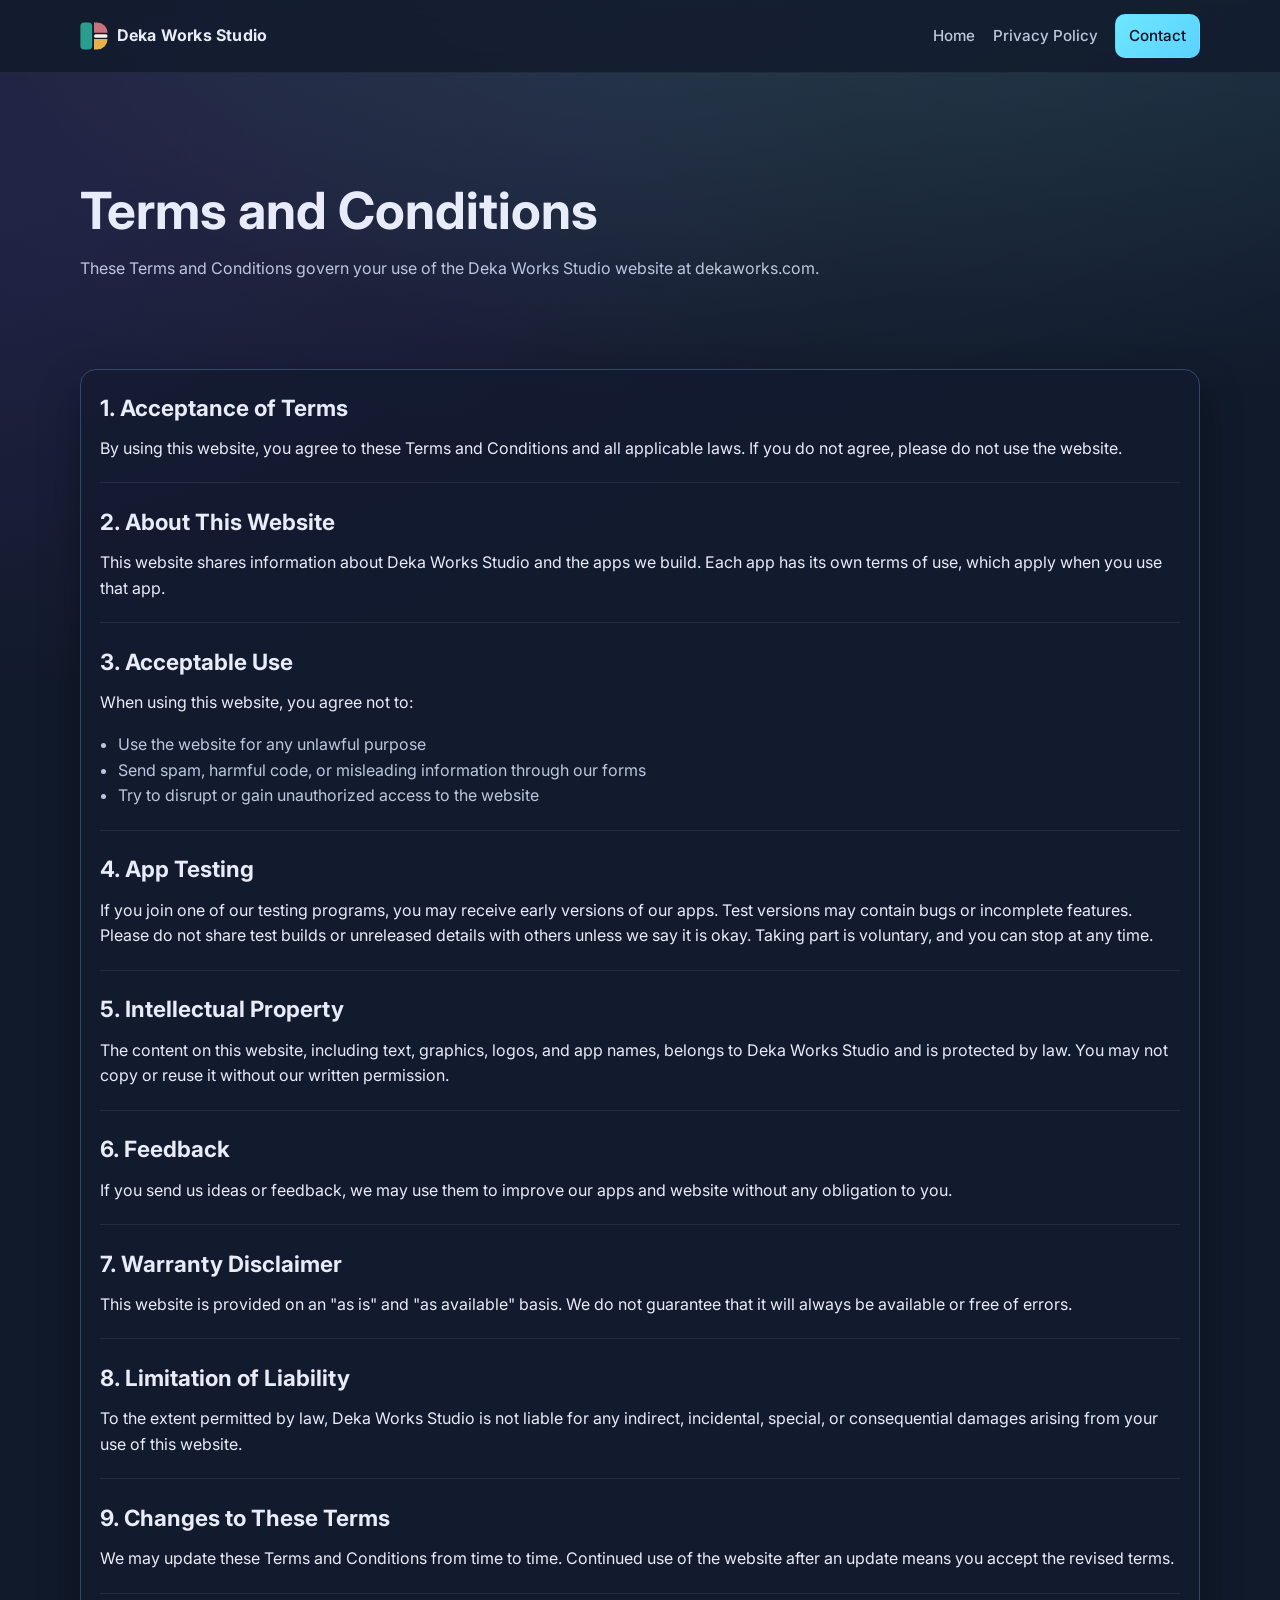
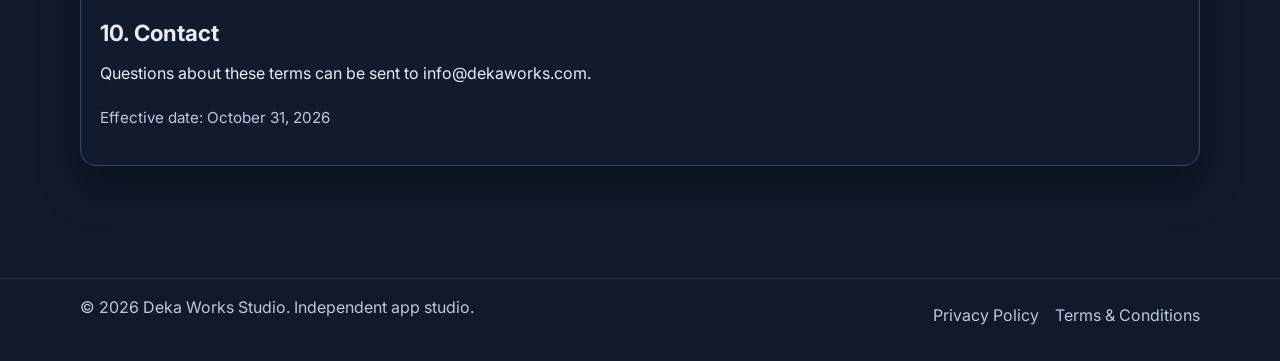
<file: terms-and-conditions.html>
<!doctype html>
<html lang="en">
  <head>
    <meta charset="UTF-8" />
    <meta name="viewport" content="width=device-width, initial-scale=1.0" />
    <link rel="icon" href="assets/favicons/favicon.svg" type="image/svg+xml" />
    <link rel="apple-touch-icon" href="assets/favicons/logo-icon.png" />
    <title>Terms and Conditions | Deka Works Studio</title>
    <meta
      name="description"
      content="The terms for using the Deka Works Studio website at dekaworks.com."
    />
    <meta name="theme-color" content="#0b1220" />
    <meta name="robots" content="index,follow" />
    <link rel="canonical" href="https://dekaworks.com/terms-and-conditions.html" />
    <meta property="og:title" content="Terms and Conditions | Deka Works Studio" />
    <meta
      property="og:description"
      content="The terms for using the Deka Works Studio website at dekaworks.com."
    />
    <meta property="og:type" content="website" />
    <meta property="og:url" content="https://dekaworks.com/terms-and-conditions.html" />
    <meta property="og:image" content="https://dekaworks.com/assets/logos/og-image.png" />
    <meta property="og:image:alt" content="Deka Works Studio terms and conditions preview" />
    <meta name="twitter:card" content="summary_large_image" />
    <meta name="twitter:title" content="Terms and Conditions | Deka Works Studio" />
    <meta
      name="twitter:description"
      content="The terms for using the Deka Works Studio website at dekaworks.com."
    />
    <meta name="twitter:image" content="https://dekaworks.com/assets/logos/og-image.png" />

    <link rel="preconnect" href="https://fonts.googleapis.com" />
    <link rel="preconnect" href="https://fonts.gstatic.com" crossorigin />
    <link
      href="https://fonts.googleapis.com/css2?family=Inter:wght@400;600;700&display=swap"
      rel="stylesheet"
    />
    <link rel="stylesheet" href="styles.css" />
  </head>
  <body class="legal-page">
    <header class="site-header" id="top">
      <div class="container nav-wrap">
        <a class="brand" href="index.html" aria-label="Deka Works Studio home">
          <img class="brand-mark" src="assets/logos/logo-icon-on-dark.svg" alt="" width="28" height="28" />
          <span>Deka Works Studio</span>
        </a>
        <button class="nav-toggle" aria-label="Toggle navigation" aria-expanded="false">
          <span></span><span></span><span></span>
        </button>
        <nav class="site-nav" aria-label="Legal navigation">
          <a href="index.html">Home</a>
          <a href="privacy-policy.html">Privacy Policy</a>
          <a href="mailto:info@dekaworks.com" class="btn btn-sm">Contact</a>
        </nav>
      </div>
    </header>

    <main>
      <section class="legal-hero">
        <div class="container">
          <h1>Terms and Conditions</h1>
          <p>
          These Terms and Conditions govern your use of the Deka Works Studio website at dekaworks.com.
        </p>
        </div>
      </section>

      <section class="section">
        <div class="container legal-card">
          <section>
            <h2>1. Acceptance of Terms</h2>
            <p>
              By using this website, you agree to these Terms and Conditions and all applicable laws. If you do not agree, please do not use the website.
            </p>
          </section>
          <section>
            <h2>2. About This Website</h2>
            <p>
              This website shares information about Deka Works Studio and the apps we build. Each app has its own terms of use, which apply when you use that app.
            </p>
          </section>
          <section>
            <h2>3. Acceptable Use</h2>
            <p>
              When using this website, you agree not to:
            </p>
            <ul>
              <li>Use the website for any unlawful purpose</li>
              <li>Send spam, harmful code, or misleading information through our forms</li>
              <li>Try to disrupt or gain unauthorized access to the website</li>
            </ul>
          </section>
          <section>
            <h2>4. App Testing</h2>
            <p>
              If you join one of our testing programs, you may receive early versions of our apps. Test versions may contain bugs or incomplete features. Please do not share test builds or unreleased details with others unless we say it is okay. Taking part is voluntary, and you can stop at any time.
            </p>
          </section>
          <section>
            <h2>5. Intellectual Property</h2>
            <p>
              The content on this website, including text, graphics, logos, and app names, belongs to Deka Works Studio and is protected by law. You may not copy or reuse it without our written permission.
            </p>
          </section>
          <section>
            <h2>6. Feedback</h2>
            <p>
              If you send us ideas or feedback, we may use them to improve our apps and website without any obligation to you.
            </p>
          </section>
          <section>
            <h2>7. Warranty Disclaimer</h2>
            <p>
              This website is provided on an "as is" and "as available" basis. We do not guarantee that it will always be available or free of errors.
            </p>
          </section>
          <section>
            <h2>8. Limitation of Liability</h2>
            <p>
              To the extent permitted by law, Deka Works Studio is not liable for any indirect, incidental, special, or consequential damages arising from your use of this website.
            </p>
          </section>
          <section>
            <h2>9. Changes to These Terms</h2>
            <p>
              We may update these Terms and Conditions from time to time. Continued use of the website after an update means you accept the revised terms.
            </p>
          </section>
          <section>
            <h2>10. Contact</h2>
            <p>
              Questions about these terms can be sent to <a href="mailto:info@dekaworks.com">info@dekaworks.com</a>.
            </p>
          </section>
          <p class="legal-meta">Effective date: October 31, 2026</p>
        </div>
      </section>
    </main>

    <footer class="site-footer">
      <div class="container footer-wrap">
        <p>© <span id="year"></span> Deka Works Studio. Independent app studio.</p>
        <nav aria-label="Legal links" class="footer-links">
          <a href="privacy-policy.html">Privacy Policy</a>
          <a href="terms-and-conditions.html">Terms &amp; Conditions</a>
        </nav>
      </div>
    </footer>

    <script defer src="script.js"></script>
  </body>
</html>
</file>
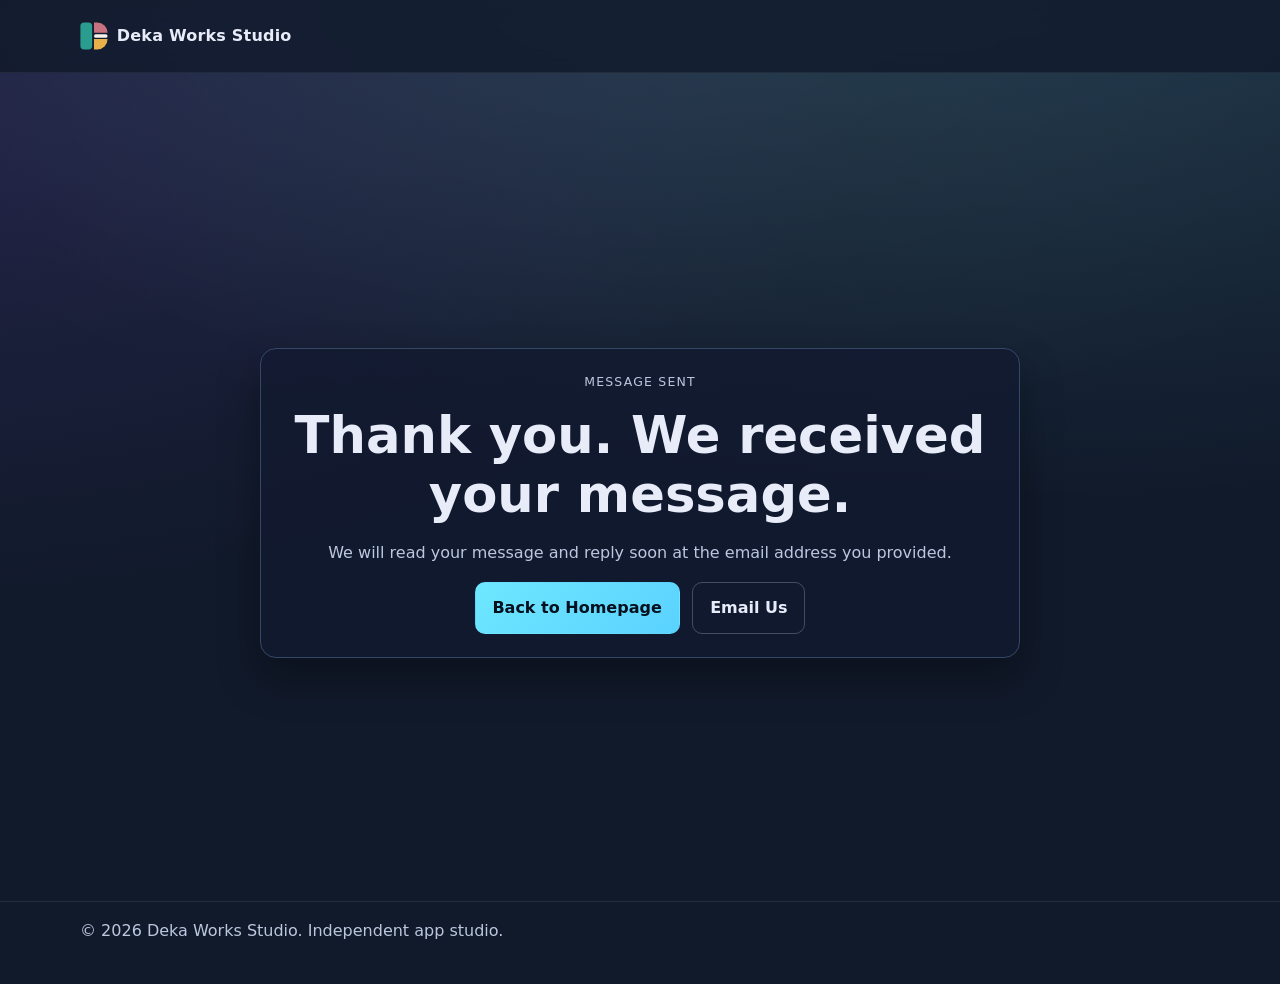
<file: thank-you.html>
<!doctype html>
<html lang="en">
  <head>
    <meta charset="UTF-8" />
    <meta name="viewport" content="width=device-width, initial-scale=1.0" />
    <link rel="icon" href="assets/favicons/favicon.svg" type="image/svg+xml" />
    <link rel="apple-touch-icon" href="assets/favicons/logo-icon.png" />
    <title>Thank You | Deka Works Studio</title>
    <meta
      name="description"
      content="Thanks for contacting Deka Works Studio. We received your inquiry and will follow up soon."
    />
    <meta name="robots" content="noindex,follow" />
    <link rel="canonical" href="https://dekaworks.com/thank-you.html" />
    <meta property="og:title" content="Thank You | Deka Works Studio" />
    <meta
      property="og:description"
      content="Your message has been sent to Deka Works Studio."
    />
    <meta property="og:type" content="website" />
    <meta property="og:url" content="https://dekaworks.com/thank-you.html" />
    <meta property="og:image" content="https://dekaworks.com/assets/logos/og-image.png" />
    <meta property="og:image:alt" content="Deka Works Studio thank you preview" />
    <meta name="twitter:card" content="summary_large_image" />
    <meta name="twitter:title" content="Thank You | Deka Works Studio" />
    <meta name="twitter:description" content="Your inquiry has been submitted." />
    <meta name="twitter:image" content="https://dekaworks.com/assets/logos/og-image.png" />
    <link rel="stylesheet" href="styles.css" />
  </head>
  <body>
    <header class="site-header" id="top">
      <div class="container nav-wrap">
        <a class="brand" href="index.html" aria-label="Deka Works Studio home">
          <img class="brand-mark" src="assets/logos/logo-icon-on-dark.svg" alt="" width="28" height="28" />
          <span>Deka Works Studio</span>
        </a>
      </div>
    </header>

    <main class="not-found">
      <section class="not-found-card" aria-labelledby="thank-you-title">
        <p class="eyebrow">Message Sent</p>
        <h1 id="thank-you-title">Thank you. We received your message.</h1>
        <p>
          We will read your message and reply soon at the email address you provided.
        </p>
        <div class="not-found-actions">
          <a class="btn" href="index.html">Back to Homepage</a>
          <a class="btn btn-ghost" href="mailto:info@dekaworks.com">Email Us</a>
        </div>
      </section>
    </main>

    <footer class="site-footer">
      <div class="container footer-wrap">
        <p>© <span id="year"></span> Deka Works Studio. Independent app studio.</p>
      </div>
    </footer>

    <script defer src="script.js"></script>
  </body>
</html>
</file>
<file: styles.css>
:root {
  --bg: #111a2b;
  --bg-alt: #16233a;
  --surface: #1a2a45;
  --text: #e8ecf8;
  --muted: #bcc7df;
  --line: #334767;
  --brand: #6ee7ff;
  --brand-2: #8b5cf6;
  --ok: #22c55e;
  --shadow: 0 20px 40px rgba(0, 0, 0, 0.35);
}

* {
  box-sizing: border-box;
}

html,
body {
  margin: 0;
  padding: 0;
}

body {
  font-family: Inter, system-ui, -apple-system, Segoe UI, Roboto, Helvetica, Arial, sans-serif;
  background: radial-gradient(1200px 600px at 80% -10%, rgba(110, 231, 255, 0.16), transparent),
    radial-gradient(1000px 500px at -10% 10%, rgba(139, 92, 246, 0.14), transparent),
    radial-gradient(900px 450px at 50% 0%, rgba(255, 255, 255, 0.05), transparent), var(--bg);
  color: var(--text);
  line-height: 1.6;
}

a {
  color: inherit;
  text-decoration: none;
}

.container {
  width: min(1120px, 92%);
  margin: 0 auto;
}

.site-header {
  position: sticky;
  top: 0;
  z-index: 50;
  backdrop-filter: blur(10px);
  background: rgba(17, 26, 43, 0.8);
  border-bottom: 1px solid rgba(255, 255, 255, 0.06);
}

.nav-wrap {
  display: flex;
  align-items: center;
  justify-content: space-between;
  min-height: 72px;
  gap: 1rem;
}

.brand {
  display: inline-flex;
  align-items: center;
  gap: 0.55rem;
  font-weight: 700;
  letter-spacing: 0.2px;
}

.brand-dot {
  width: 12px;
  height: 12px;
  border-radius: 999px;
  background: linear-gradient(135deg, var(--brand), var(--brand-2));
  box-shadow: 0 0 16px rgba(110, 231, 255, 0.8);
}

.site-nav {
  display: flex;
  align-items: center;
  gap: 1.1rem;
}

.site-nav a {
  color: var(--muted);
  font-weight: 500;
  font-size: 0.95rem;
}

.site-nav a:hover {
  color: var(--text);
}

.nav-toggle {
  display: none;
  border: 0;
  background: transparent;
  cursor: pointer;
  width: 44px;
  height: 44px;
}

.nav-toggle span {
  display: block;
  width: 24px;
  height: 2px;
  margin: 5px auto;
  background: var(--text);
}

.hero {
  padding: 6.5rem 0 4rem;
}

.hero-grid {
  display: grid;
  grid-template-columns: 1.3fr 0.9fr;
  gap: 2rem;
  align-items: center;
}

.eyebrow {
  color: var(--brand);
  text-transform: uppercase;
  letter-spacing: 1.2px;
  font-size: 0.78rem;
  margin: 0 0 0.9rem;
}

h1 {
  font-size: clamp(2rem, 4vw, 3.35rem);
  line-height: 1.15;
  margin: 0 0 1rem;
}

h2 {
  font-size: clamp(1.5rem, 2.5vw, 2.1rem);
  margin: 0 0 0.65rem;
}

h3 {
  margin: 0 0 0.5rem;
}

p {
  margin: 0 0 1rem;
}

.hero-copy,
.section-copy {
  color: var(--muted);
  max-width: 65ch;
}

.hero-motto {
  margin: 0.15rem 0 0.95rem;
  font-weight: 600;
}

.hero-cta {
  display: flex;
  gap: 0.8rem;
  flex-wrap: wrap;
  margin: 1.4rem 0 1rem;
}

.btn {
  display: inline-flex;
  align-items: center;
  justify-content: center;
  gap: 0.4rem;
  border-radius: 10px;
  padding: 0.78rem 1.05rem;
  font-weight: 600;
  border: 1px solid transparent;
  background: linear-gradient(135deg, var(--brand), #5ad2ff);
  color: #05101f;
  transition: transform 0.18s ease, box-shadow 0.18s ease;
}

.btn:hover {
  transform: translateY(-1px);
  box-shadow: 0 10px 25px rgba(110, 231, 255, 0.22);
}

.btn-sm {
  padding: 0.58rem 0.8rem;
  font-size: 0.88rem;
}

.btn-ghost {
  border-color: rgba(255, 255, 255, 0.22);
  background: transparent;
  color: var(--text);
}

.text-link {
  display: inline-flex;
  margin-top: 0.95rem;
  color: var(--brand);
  text-decoration: underline;
  text-underline-offset: 3px;
}

.hero-points {
  margin: 1rem 0 0;
  padding-left: 1.1rem;
  color: var(--muted);
}

.hero-card {
  border: 1px solid var(--line);
  background: linear-gradient(180deg, rgba(18, 26, 48, 0.96), rgba(18, 26, 48, 0.72));
  border-radius: 16px;
  padding: 1.1rem 1rem;
  box-shadow: var(--shadow);
}

.hero-card ul {
  margin: 0;
  padding-left: 1.1rem;
}

.section {
  padding: 4rem 0;
}

.section-alt {
  background: linear-gradient(180deg, rgba(14, 21, 40, 0.75), rgba(14, 21, 40, 0.38));
  border-top: 1px solid rgba(255, 255, 255, 0.05);
  border-bottom: 1px solid rgba(255, 255, 255, 0.05);
}

.cards-grid {
  margin-top: 1.3rem;
  display: grid;
  gap: 1rem;
  grid-template-columns: repeat(3, minmax(0, 1fr));
}

.card {
  background: rgba(18, 26, 48, 0.76);
  border: 1px solid var(--line);
  border-radius: 14px;
  padding: 1rem;
}

.case-study .case-head {
  display: flex;
  align-items: center;
  justify-content: space-between;
  gap: 0.8rem;
  margin-bottom: 0.6rem;
}

.chip {
  display: inline-flex;
  align-items: center;
  border-radius: 999px;
  padding: 0.2rem 0.62rem;
  font-size: 0.76rem;
  color: var(--brand);
  border: 1px solid rgba(110, 231, 255, 0.35);
  background: rgba(110, 231, 255, 0.08);
}

.case-metrics {
  margin: 0.8rem 0 0;
  padding-left: 1.1rem;
  color: var(--muted);
}

.metrics-placeholder {
  margin: 0.8rem 0 0;
  padding-top: 0.65rem;
  border-top: 1px dashed rgba(255, 255, 255, 0.2);
  color: var(--muted);
  font-size: 0.92rem;
}

.table-wrap {
  margin-top: 1rem;
  border: 1px solid var(--line);
  border-radius: 14px;
  background: rgba(18, 26, 48, 0.76);
  overflow-x: auto;
}

.comparison-table {
  width: 100%;
  min-width: 760px;
  border-collapse: collapse;
}

.comparison-table th,
.comparison-table td {
  padding: 0.85rem 0.9rem;
  text-align: left;
  border-bottom: 1px solid rgba(255, 255, 255, 0.08);
  vertical-align: top;
}

.comparison-table thead th {
  position: sticky;
  top: 0;
  z-index: 1;
  background: rgba(12, 18, 33, 0.97);
  color: var(--text);
  font-weight: 700;
}

.comparison-table tbody td {
  color: var(--muted);
}

.comparison-table th:first-child,
.comparison-table td:first-child {
  color: var(--text);
  font-weight: 600;
  width: 21%;
}

.comparison-table tr:last-child td {
  border-bottom: 0;
}

.process-list {
  margin: 1.2rem 0 0;
  padding: 0;
  list-style: none;
  display: grid;
  grid-template-columns: repeat(3, minmax(0, 1fr));
  gap: 1rem;
}

.process-list li {
  border: 1px solid var(--line);
  border-radius: 14px;
  padding: 1rem;
  background: rgba(18, 26, 48, 0.6);
}

details {
  border: 1px solid var(--line);
  border-radius: 12px;
  padding: 0.7rem 0.8rem;
  background: rgba(18, 26, 48, 0.55);
}

details + details {
  margin-top: 0.7rem;
}

summary {
  cursor: pointer;
  font-weight: 600;
}

.contact-wrap {
  text-align: center;
}

.pricing-grid,
.testimonial-grid {
  align-items: stretch;
}

.pricing-card {
  display: flex;
  flex-direction: column;
  gap: 0.7rem;
}

.pricing-tag {
  display: inline-flex;
  width: fit-content;
  border-radius: 999px;
  border: 1px solid rgba(110, 231, 255, 0.32);
  color: var(--brand);
  background: rgba(110, 231, 255, 0.08);
  font-size: 0.78rem;
  padding: 0.2rem 0.55rem;
  margin: 0;
}

.pricing-card ul {
  margin: 0;
  padding-left: 1.1rem;
  color: var(--muted);
}

.pricing-card .btn {
  margin-top: auto;
}

.highlight-card {
  border-color: rgba(110, 231, 255, 0.42);
  box-shadow: 0 0 0 1px rgba(110, 231, 255, 0.2), var(--shadow);
}

.pricing-note {
  margin-top: 1rem;
  color: var(--muted);
}

.testimonial-card {
  display: flex;
  flex-direction: column;
  justify-content: space-between;
}

.testimonial-meta {
  margin: 0.4rem 0 0;
  color: var(--brand);
  font-weight: 600;
  font-size: 0.9rem;
}

.inline-cta {
  margin-top: 1.4rem;
  border: 1px solid var(--line);
  border-radius: 14px;
  padding: 0.9rem;
  background: rgba(18, 26, 48, 0.65);
  display: flex;
  align-items: center;
  justify-content: space-between;
  gap: 1rem;
  flex-wrap: wrap;
}

.inline-cta p {
  margin: 0;
}

.contact-grid {
  margin-top: 1.2rem;
  display: grid;
  grid-template-columns: 1.2fr 0.8fr;
  gap: 1rem;
  align-items: start;
}

.contact-form,
.contact-details {
  background: rgba(18, 26, 48, 0.76);
  border: 1px solid var(--line);
  border-radius: 14px;
  padding: 1rem;
}

.contact-form {
  display: grid;
  gap: 0.65rem;
}

.contact-form label {
  font-weight: 600;
  font-size: 0.95rem;
}

.contact-form input,
.contact-form select,
.contact-form textarea {
  width: 100%;
  border: 1px solid rgba(255, 255, 255, 0.15);
  background: rgba(10, 15, 29, 0.72);
  color: var(--text);
  border-radius: 10px;
  padding: 0.72rem 0.8rem;
  font: inherit;
}

.contact-form input:focus,
.contact-form select:focus,
.contact-form textarea:focus {
  outline: 2px solid rgba(110, 231, 255, 0.5);
  outline-offset: 1px;
  border-color: rgba(110, 231, 255, 0.4);
}

.form-note {
  margin: 0;
  color: var(--muted);
  min-height: 1.4em;
}

.hp-field {
  position: absolute;
  left: -9999px;
  width: 1px;
  height: 1px;
  opacity: 0;
}

.contact-details ul {
  margin: 0 0 1rem;
  padding-left: 1.1rem;
  color: var(--muted);
}

.service-page main {
  padding: 5.5rem 0 3rem;
}

.service-hero {
  padding: 1.2rem 0 0.6rem;
}

.breadcrumb {
  margin: 0 0 0.8rem;
  color: var(--muted);
  font-size: 0.9rem;
}

.breadcrumb a {
  color: var(--muted);
  text-decoration: underline;
  text-underline-offset: 3px;
}

.breadcrumb span {
  color: var(--text);
}

.service-hero p {
  color: var(--muted);
}

.service-grid {
  margin-top: 1rem;
  display: grid;
  grid-template-columns: 1.1fr 0.9fr;
  gap: 1rem;
  align-items: start;
}

.service-panel {
  background: rgba(18, 26, 48, 0.76);
  border: 1px solid var(--line);
  border-radius: 14px;
  padding: 1rem;
}

.service-panel ul {
  margin: 0.55rem 0 0;
  padding-left: 1.1rem;
  color: var(--muted);
}

.service-kpi {
  display: grid;
  grid-template-columns: repeat(3, minmax(0, 1fr));
  gap: 0.7rem;
}

.service-kpi .chip {
  justify-content: center;
  text-align: center;
  padding: 0.35rem 0.55rem;
}

.related-services {
  margin-top: 1rem;
  display: flex;
  gap: 0.65rem;
  flex-wrap: wrap;
}

.not-found {
  min-height: calc(100vh - 72px);
  display: grid;
  place-items: center;
  padding: 5rem 0 3rem;
}

.not-found-card {
  width: min(760px, 92%);
  background: rgba(18, 26, 48, 0.8);
  border: 1px solid var(--line);
  border-radius: 16px;
  padding: 1.4rem;
  text-align: center;
  box-shadow: var(--shadow);
}

.not-found-card p {
  color: var(--muted);
}

.not-found-actions {
  margin-top: 1rem;
  display: flex;
  gap: 0.8rem;
  justify-content: center;
  flex-wrap: wrap;
}

.site-footer {
  border-top: 1px solid rgba(255, 255, 255, 0.08);
  padding: 1rem 0 1.5rem;
  color: var(--muted);
}

.footer-wrap {
  display: flex;
  align-items: center;
  justify-content: space-between;
  gap: 1rem;
  flex-wrap: wrap;
}

.footer-links {
  display: inline-flex;
  gap: 1rem;
}

.footer-links a {
  color: var(--muted);
}

.footer-links a:hover {
  color: var(--text);
}

.back-to-top {
  position: fixed;
  right: 1rem;
  bottom: 1rem;
  z-index: 60;
  border: 1px solid rgba(110, 231, 255, 0.35);
  background: rgba(18, 26, 48, 0.92);
  color: var(--text);
  border-radius: 999px;
  padding: 0.55rem 0.9rem;
  font-weight: 700;
  letter-spacing: 0.3px;
  cursor: pointer;
  opacity: 0;
  transform: translateY(8px);
  pointer-events: none;
  transition: opacity 0.2s ease, transform 0.2s ease, background 0.2s ease;
}

.back-to-top.show {
  opacity: 1;
  transform: translateY(0);
  pointer-events: auto;
}

.back-to-top:hover {
  background: rgba(27, 39, 70, 0.95);
}

.legal-page main {
  padding: 5.5rem 0 3rem;
}

.legal-hero {
  padding: 1.25rem 0 0.5rem;
}

.legal-hero p {
  color: var(--muted);
  margin-bottom: 0;
}

.legal-card {
  margin-top: 1rem;
  background: rgba(18, 26, 48, 0.78);
  border: 1px solid var(--line);
  border-radius: 16px;
  padding: 1.2rem;
  box-shadow: var(--shadow);
}

.legal-card section + section {
  margin-top: 1.3rem;
  padding-top: 1.3rem;
  border-top: 1px solid rgba(255, 255, 255, 0.08);
}

.legal-card h2 {
  font-size: clamp(1.1rem, 2vw, 1.4rem);
}

.legal-card ul {
  margin: 0.5rem 0 0;
  padding-left: 1.1rem;
  color: var(--muted);
}

.legal-meta {
  margin-top: 1.2rem;
  color: var(--muted);
  font-size: 0.95rem;
}

@media (max-width: 980px) {
  .hero-grid,
  .cards-grid,
  .process-list,
  .contact-grid,
  .service-grid,
  .service-kpi {
    grid-template-columns: 1fr;
  }

  .hero {
    padding-top: 5.5rem;
  }
}

@media (max-width: 760px) {
  .nav-toggle {
    display: inline-block;
  }

  .site-nav {
    position: absolute;
    top: 72px;
    left: 0;
    right: 0;
    background: #0a0f1d;
    border-bottom: 1px solid rgba(255, 255, 255, 0.06);
    box-shadow: 0 12px 24px rgba(0, 0, 0, 0.45);
    z-index: 50;
    display: none;
    flex-direction: column;
    align-items: flex-start;
    padding: 1rem 4%;
  }

  .site-nav.open {
    display: flex;
  }

  .site-nav .btn {
    width: 100%;
  }
}

/* Brand mark + readable header button */
.brand-mark {
  display: block;
  height: 28px;
  width: auto;
}

.site-nav a.btn,
.site-nav a.btn:hover {
  color: #05101f;
}

/* Two-column card grid for 4-card sections */
.cards-grid.cards-grid-2 {
  grid-template-columns: repeat(2, minmax(0, 1fr));
}

@media (max-width: 980px) {
  .cards-grid.cards-grid-2 {
    grid-template-columns: 1fr;
  }
}

/* Focus Friendly symbol: apps built for seniors and ADHD-style focus */
.brain-badge {
  display: inline-flex;
  align-items: center;
  justify-content: center;
  background: #ffffff;
  border-radius: 50%;
  flex-shrink: 0;
}
.brain-badge img {
  display: block;
  width: 100%;
  height: auto;
}
.brain-badge-lg {
  width: 112px;
  height: 112px;
  padding: 8px;
}
.brain-badge-sm {
  width: 34px;
  height: 34px;
  padding: 3px;
}
.brain-badge-intro {
  display: flex;
  align-items: center;
  gap: 1.25rem;
  margin: 0 0 1.5rem;
  max-width: 760px;
}
.brain-badge-intro h3 {
  margin: 0 0 0.35rem;
}
.brain-badge-intro p {
  margin: 0;
}
@media (max-width: 560px) {
  .brain-badge-intro {
    flex-direction: column;
    align-items: flex-start;
  }
}

.case-tags {
  display: inline-flex;
  align-items: center;
  gap: 0.5rem;
}

/* Creative Partners */
.partner-card {
  max-width: 640px;
}

.partner-role {
  margin: 0.15rem 0 0;
  color: var(--muted);
  font-size: 0.92rem;
}

.partner-services {
  display: flex;
  flex-wrap: wrap;
  gap: 0.5rem;
  list-style: none;
  margin: 0.9rem 0 1.1rem;
  padding: 0;
}

.partner-services li {
  border: 1px solid var(--line);
  border-radius: 999px;
  padding: 0.25rem 0.75rem;
  font-size: 0.85rem;
}

.partner-card .case-head {
  flex-wrap: wrap;
  align-items: flex-start;
  margin-bottom: 0.9rem;
}

/* Destiny's Designs page */
.dd-tagline {
  margin: -0.4rem 0 0.8rem;
  font-size: 1.15rem;
  font-weight: 600;
  color: var(--brand);
}

.dd-logo-grid {
  display: grid;
  grid-template-columns: repeat(auto-fit, minmax(200px, 1fr));
  gap: 0.75rem;
  list-style: none;
  margin: 1.5rem 0;
  padding: 0;
}

.dd-logo-grid li {
  display: flex;
  align-items: center;
  justify-content: center;
  min-height: 84px;
  padding: 1rem;
  border: 1px solid var(--line);
  border-radius: 14px;
  text-align: center;
  font-weight: 700;
  letter-spacing: 0.04em;
  text-transform: uppercase;
  font-size: 0.85rem;
  color: var(--text);
  opacity: 0.85;
}

.dd-cards {
  display: grid;
  grid-template-columns: repeat(auto-fit, minmax(240px, 1fr));
  gap: 1rem;
}

.dd-card h3 {
  margin: 0.2rem 0 0.3rem;
}

.dd-industry {
  margin: 0;
  font-size: 0.78rem;
  text-transform: uppercase;
  letter-spacing: 0.08em;
  color: var(--muted);
}

.dd-focus {
  margin: 0 0 0.6rem;
  font-size: 0.88rem;
  color: var(--brand);
}

.partner-links {
  display: flex;
  flex-wrap: wrap;
  gap: 0.6rem;
}

.dd-visual {
  display: block;
  width: 100%;
  height: auto;
  aspect-ratio: 1 / 1;
  object-fit: cover;
  border-radius: 10px;
  margin-bottom: 0.9rem;
}

.dd-visuals {
  display: grid;
  grid-template-columns: 1fr 1fr;
  gap: 0.6rem;
  margin-bottom: 0.9rem;
}

.dd-visuals .dd-visual {
  margin-bottom: 0;
}

.dd-visual-mark {
  background: #f6efe6;
  object-fit: contain;
}

.app-title {
  display: flex;
  align-items: center;
  gap: 0.6rem;
  margin: 0;
}

.app-icon {
  width: 40px;
  height: 40px;
  border-radius: 10px;
  flex: none;
}

.chip-live {
  color: #8ef0b0;
  border-color: rgba(142, 240, 176, 0.45);
  background: rgba(142, 240, 176, 0.1);
}

.store-link {
  display: inline-block;
  margin-top: 0.9rem;
  font-weight: 600;
  color: var(--brand);
}

.cards-grid.cards-grid-2 .card-wide {
  grid-column: 1 / -1;
}
</file>
